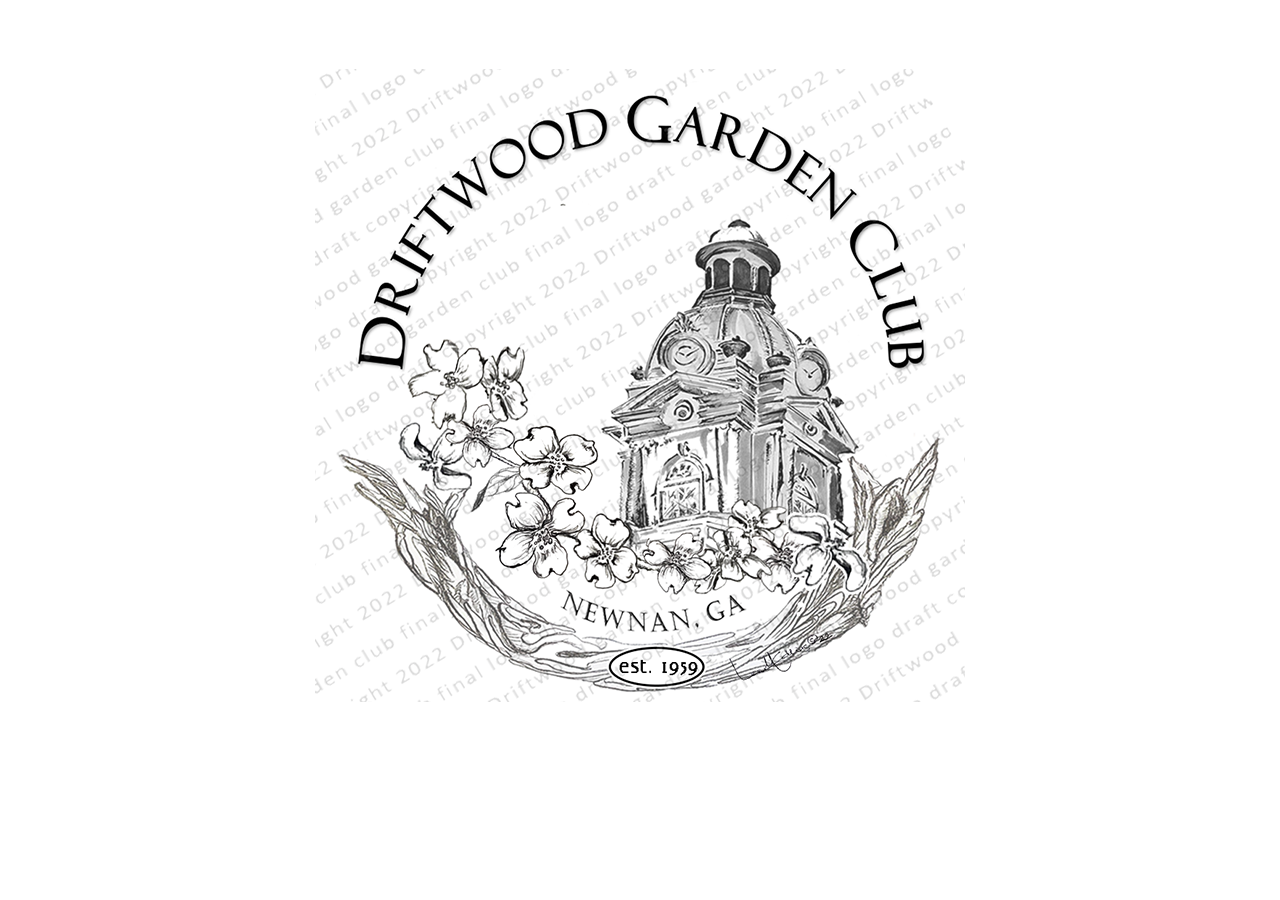
<file: index.html>
<!doctype html>
<html lang="en">
  <head>

    <!-- Global site tag (gtag.js) - Google Analytics -->
<script async src="https://www.googletagmanager.com/gtag/js?id=G-PQ1KEWQZZH"></script>
<script>
  window.dataLayer = window.dataLayer || [];
  function gtag(){dataLayer.push(arguments);}
  gtag('js', new Date());

  gtag('config', 'G-PQ1KEWQZZH');
</script>
    <!-- Required meta tags -->
    <meta charset="utf-8">
    <meta name="viewport" content="width=device-width, initial-scale=1">
    

    <!-- Bootstrap CSS -->
    <link href="https://cdn.jsdelivr.net/npm/bootstrap@5.0.0-beta2/dist/css/bootstrap.min.css" rel="stylesheet" integrity="sha384-BmbxuPwQa2lc/FVzBcNJ7UAyJxM6wuqIj61tLrc4wSX0szH/Ev+nYRRuWlolflfl" crossorigin="anonymous">

    <link rel="preconnect" href="https://fonts.gstatic.com">
    <link href="https://fonts.googleapis.com/css2?family=Montserrat:wght@300;400;500;600&family=Raleway&display=swap" rel="stylesheet">
    <link href="css/index.css" rel="stylesheet" type="text/css">
    <title>Driftwood Garden Club Logo Examples</title>
  </head>




  <body>
    

 <!--leave this out
   <div><p>&nbsp;</p></div>
      <div class="jumbotron">
        <h1 class="display-4">&nbsp;&nbsp;&nbsp;&nbsp; &nbsp;DRIFTWOOD GARDEN CLUB LOGO DRAFTS</h1>  
      </div>
      <hr>
    -->


    <!-- leave this image out
      <div="justify-content-md-center"><p>&nbsp;</p></div>
     
        <img src="images/dgcheader.png" width="600px" alt="Driftwood Garden Club logo drafts">
      
      <hr>


<p>&nbsp;</p><p>&nbsp;</p>

    -->

      

<!--leave this section out
    <div class="container">
      <div class="row">
        <div class="col">
          &nbsp;
        </div>
        <div class="col-md-auto">
          
    <div class="col">
      <div class="card" style="width:40rem;">
        <img src="images/mobiledtcurrent03032021.png" class="card-img-top" alt="image copyright 2021 contact Lee Collins for image use">
        <div class="card-body">
          <h5 class="card-title">Research</h5>
          <p class="card-text">Research for my portfolio began with a 120-day action plan, creating a moodboard, 
            updating my resum&eacute;, a personal style guide followed by creating home resume desktop page.
          </p>
          
        </div>
      </div>
    </div>
        </div>
        <div class="col">
          &nbsp;
        </div>
      </div>
    </div>
  -->


  <!--leave this section out for time being
  <div class="classcomments4">
    Click on the logo to which you would like to email changes.
    <p>If you have other requests, <a href="mailto:DriftwoodGClogo@outlook.com">Click Here</a> to email your suggestions.
      </p>
  </div>
-->


<!-- leave these spaces out
<p>&NonBreakingSpace;</p>
<p>&NonBreakingSpace;</p>
-->

<!--replacing this with pdf below
<table valign=”center” width="90%"> 
  <tr>
  <td width="20%">&nbsp;</td> <td>&nbsp;&nbsp;&nbsp;&nbsp;&nbsp;&nbsp;</td> <td>
    <a href="mailto:DriftwoodGClogo@outlook.com ?subject=DGC SITE DOWN - request">
     
<img src="images/UnderConstruction.png" class="card-img-top" alt="Driftwood Garden Club">
  </a>
<p>&nbsp;</p>
  </td>
  
  <td>&nbsp;&nbsp;&nbsp;&nbsp;;</td>
  

  </tr>
  </table>
-->

<table align="center" valign="center"> 
  <tr><td>&nbsp; &nbsp; &nbsp;</td></tr>
  <tr><td>&nbsp; &nbsp;
    <p></p>
  </td></tr>
  <tr>
  <td>
  
     
      <img src="images/Final09142022.png" class="card-img-top" alt="Driftwood Garden Club logo drafts">
      

  </td>
  </tr>
  </table>


<!--leave this image out
  <table align="center" valign="center"> 
    <tr><td>&nbsp; &nbsp; &nbsp;</td></tr>
    <tr>
    <td>
    
       
        <img src="images/Final4.png" class="card-img-top" alt="Driftwood Garden Club logo drafts">
        
  
    </td>
    </tr>
    </table>

    <table align="center" valign="center"> 
      <tr><td>&nbsp; &nbsp; &nbsp;</td></tr>
      <tr>
      <td>
      
         
          <img src="images/Final083022No1.png" class="card-img-top" alt="Driftwood Garden Club logo drafts">
          
    
      </td>
      </tr>
      </table>

    -->

    <!--Leave this table out

      <table align="center" valign="center"> 
        <tr><td>&nbsp; &nbsp; &nbsp;</td></tr>
        <tr>
        <td>
        
           
            <img src="images/Final083022No2.png" class="card-img-top" alt="Driftwood Garden Club logo drafts">
            
      
        </td>
        </tr>
        </table>

      -->

  <P>
  </P>

  <!-- leave the floral logo out
  <table align="center" valign="center"> 
    <tr><td>&nbsp; &nbsp; &nbsp;</td></tr>
    <tr>
    <td>
    
       
        <img src="images/FinalFlowers.png" class="card-img-top" alt="Driftwood Garden Club logo drafts">
        
  
    </td>
    </tr>
    </table>

  -->
<!-- leave this out for final under construction  page
  <table valign=”center” width="99%"> 
    <tr>
    <td>
      <a href="05032022review.html">
       
        <img src="images/hollymitchell.png" class="card-img-top" alt="Driftwood Garden Club logo drafts">
          </a>
  
    </td>
    </tr>
    </table>
  -->


  <p>&nbsp;</p>


  
<!--

  <table valign=”center” width="99%"> 
    <tr>
    <td>
      <a href="05032022review.html">
       
        <img src="images/dotref.png" alt="Driftwood Garden Club logo drafts">
          </a>
  
    </td>
    </tr>
    </table>

<p>&nbsp;</p>
<table valign=”center” width="99%"> 
  <tr>
  <td>
    <a href="index03262022.html">
     
      <img src="images/dotref.png" alt="Driftwood Garden Club logo drafts">
        </a>

  </td>
  </tr>
  </table>

-->  
    
    </div>
 



  </table>

 



  <p></p>
 

 


  

<!--leave this out
<div class="classcomments1">
This concludes the case study for Lee Collins
</div>
-->





  </body>

  <script src="https://cdn.jsdelivr.net/npm/@popperjs/core@2.6.0/dist/umd/popper.min.js" integrity="sha384-KsvD1yqQ1/1+IA7gi3P0tyJcT3vR+NdBTt13hSJ2lnve8agRGXTTyNaBYmCR/Nwi" crossorigin="anonymous"></script>
  <script src="https://cdn.jsdelivr.net/npm/bootstrap@5.0.0-beta2/dist/js/bootstrap.min.js" integrity="sha384-nsg8ua9HAw1y0W1btsyWgBklPnCUAFLuTMS2G72MMONqmOymq585AcH49TLBQObG" crossorigin="anonymous"></script>
  
</html>
</file>
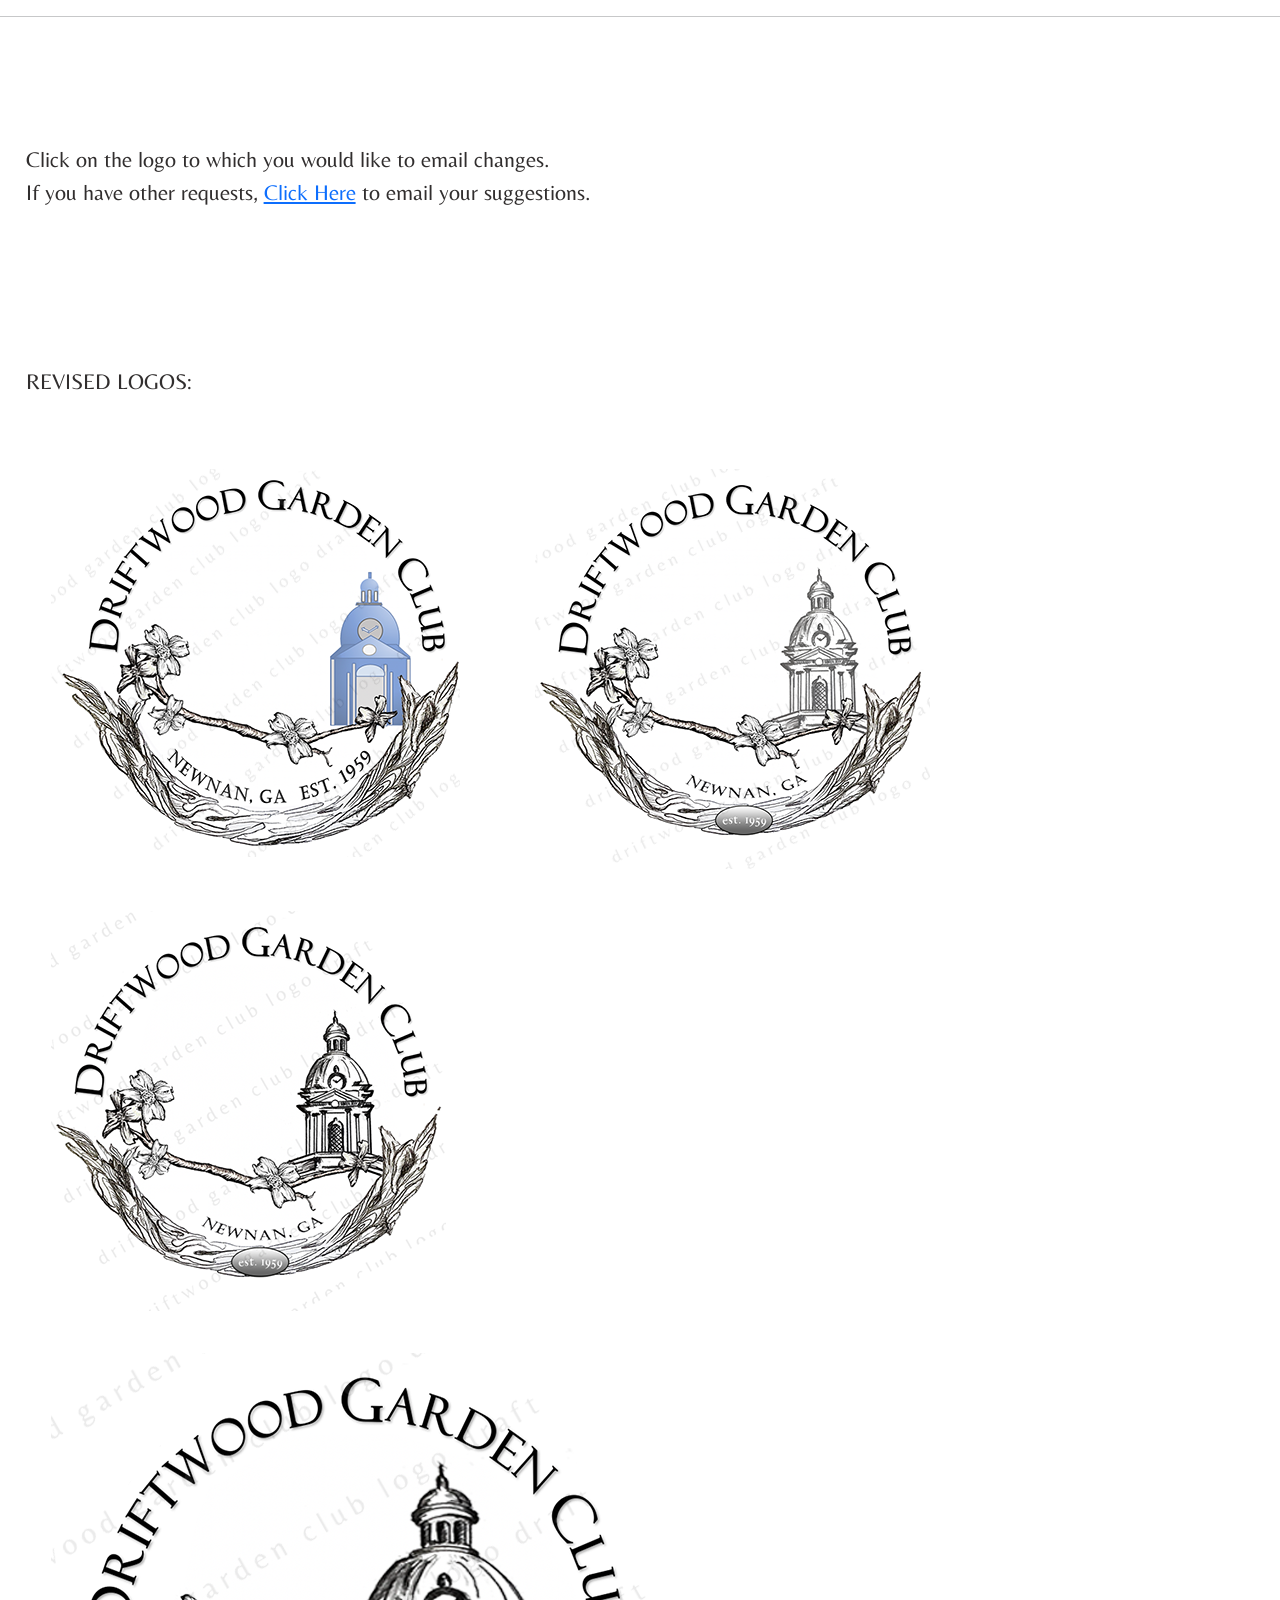
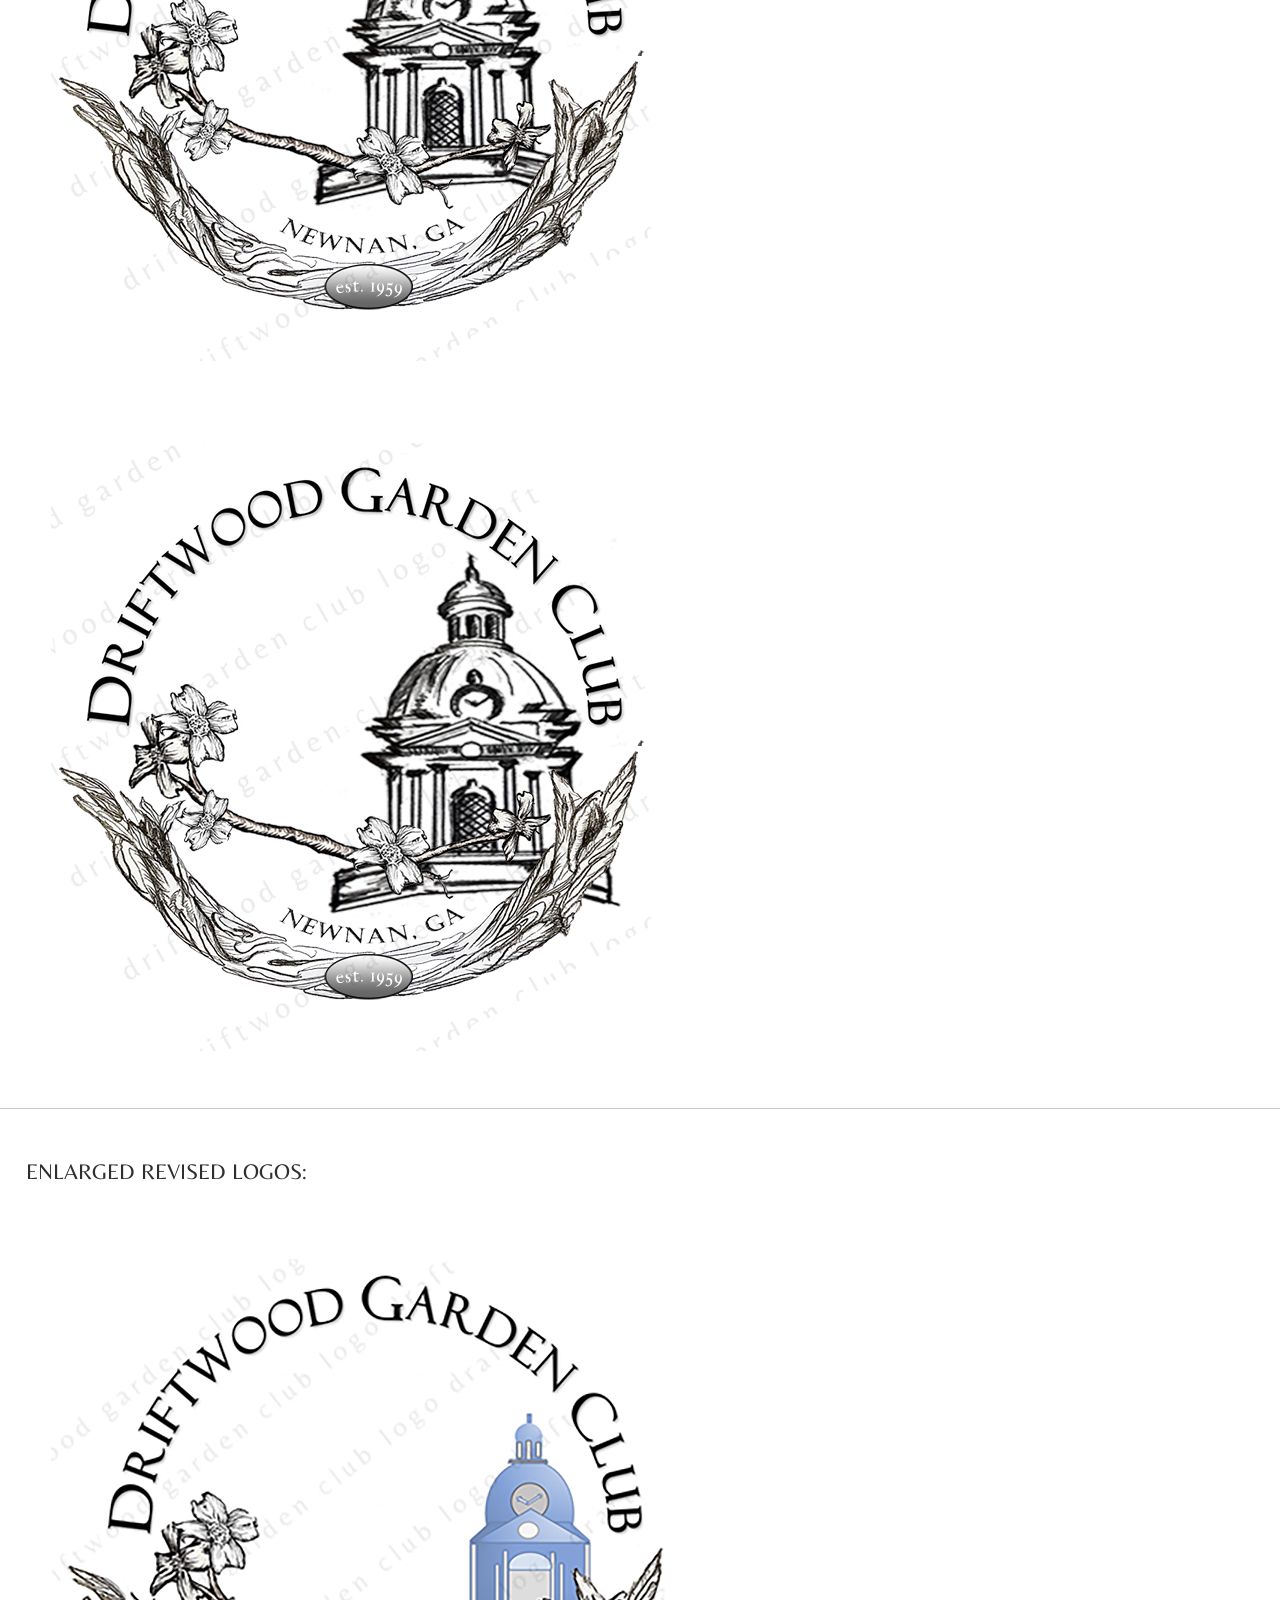
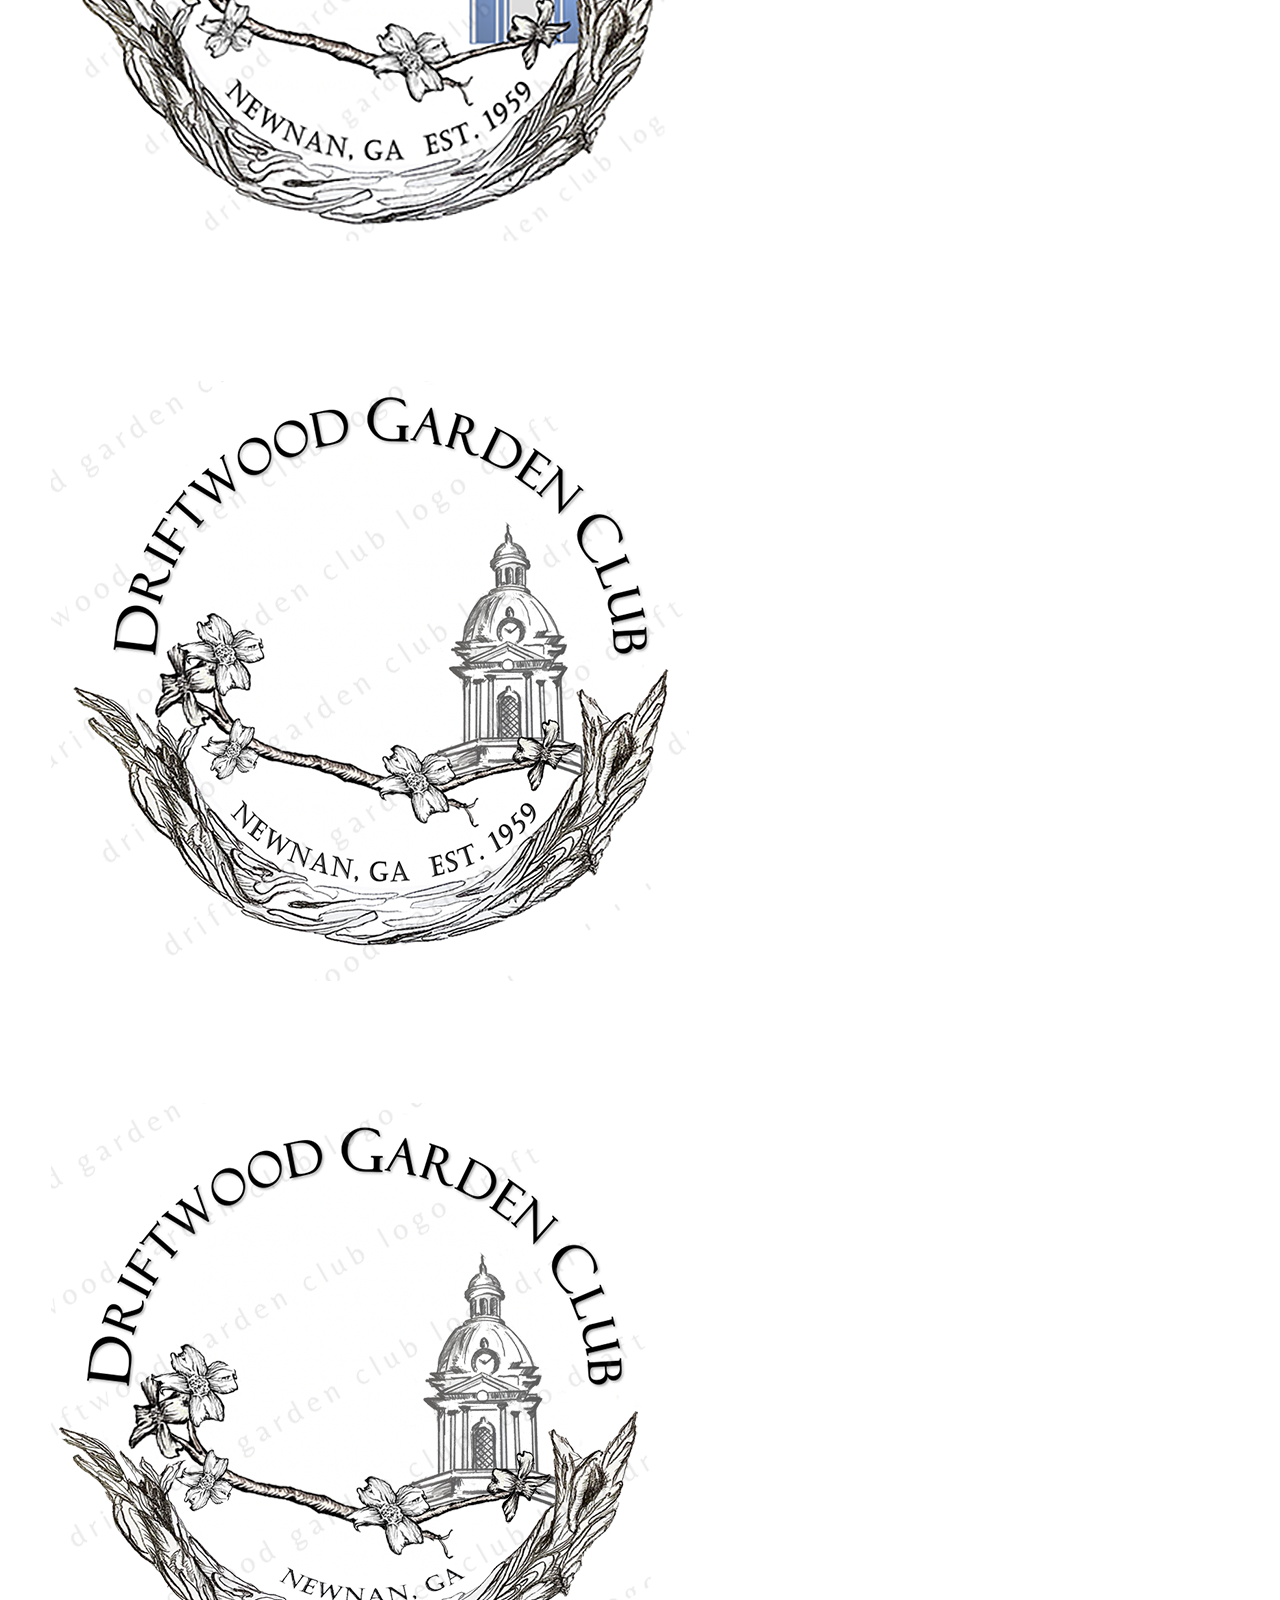
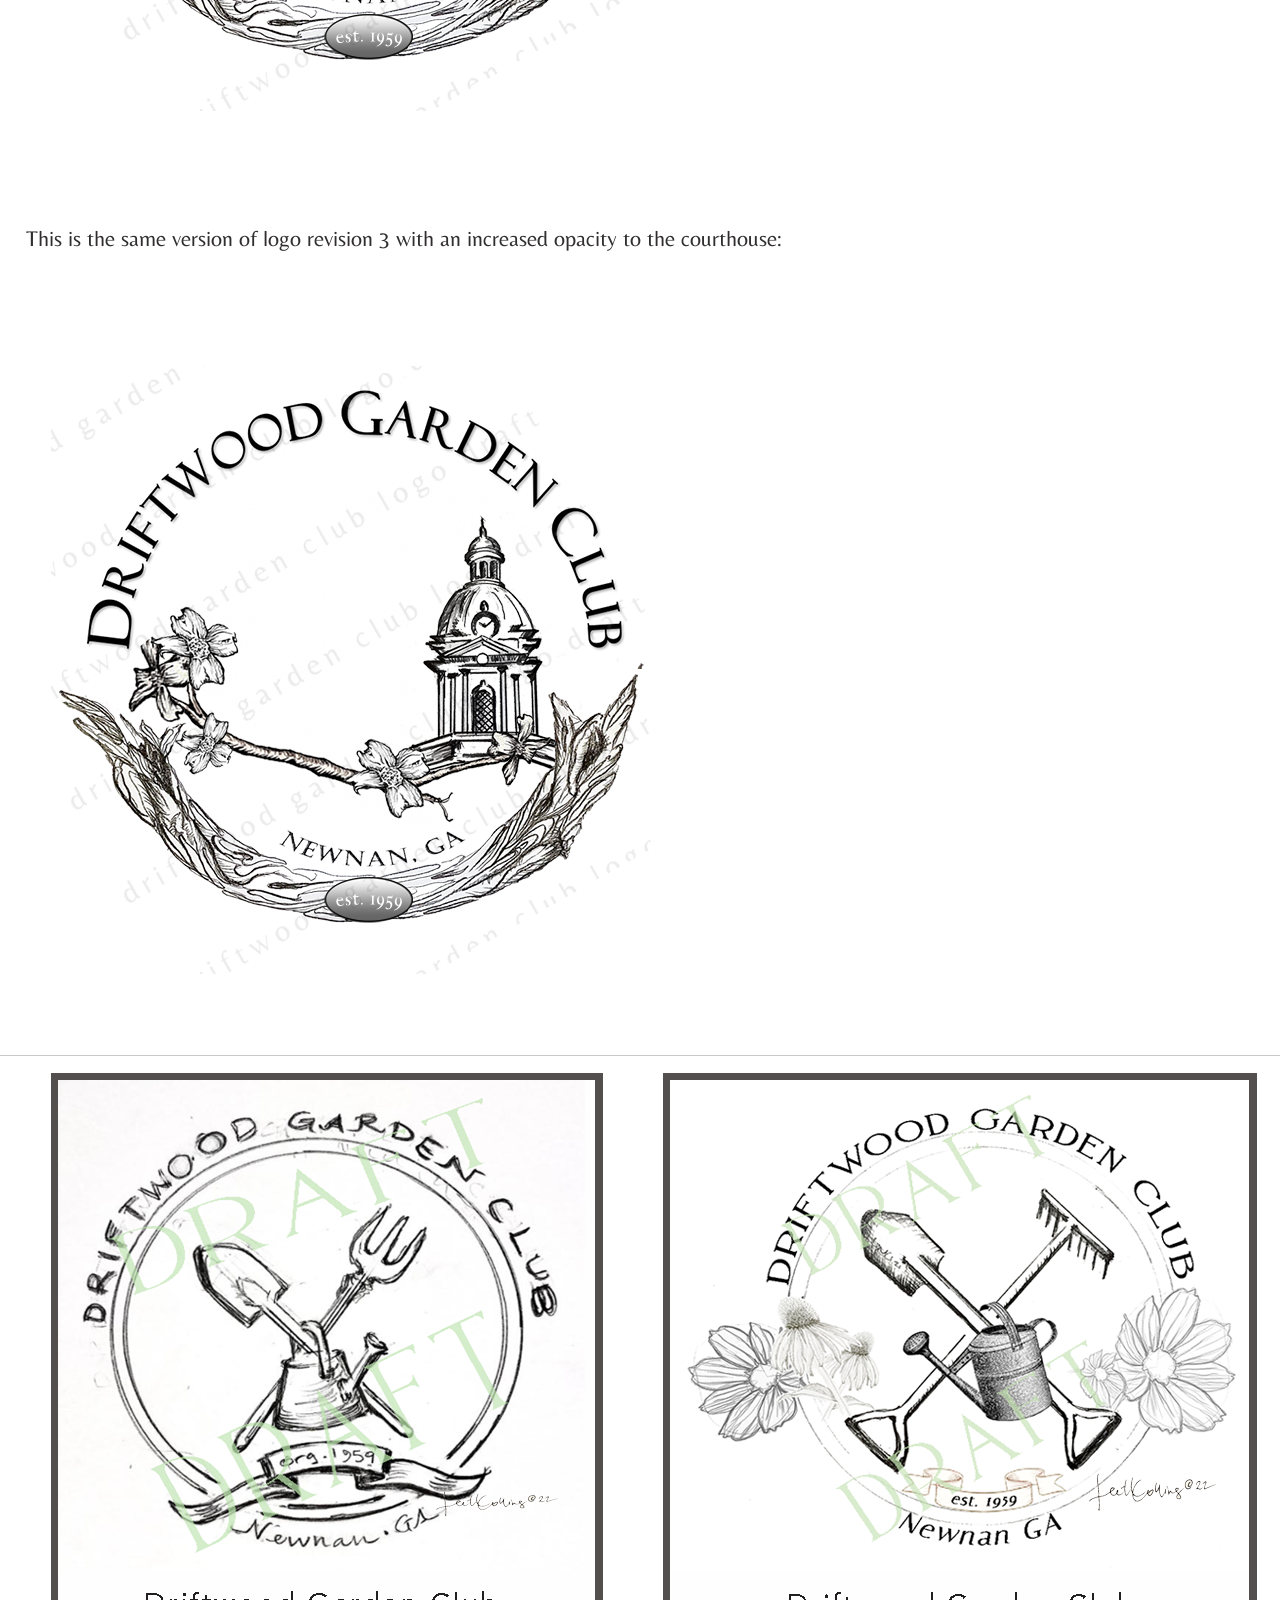
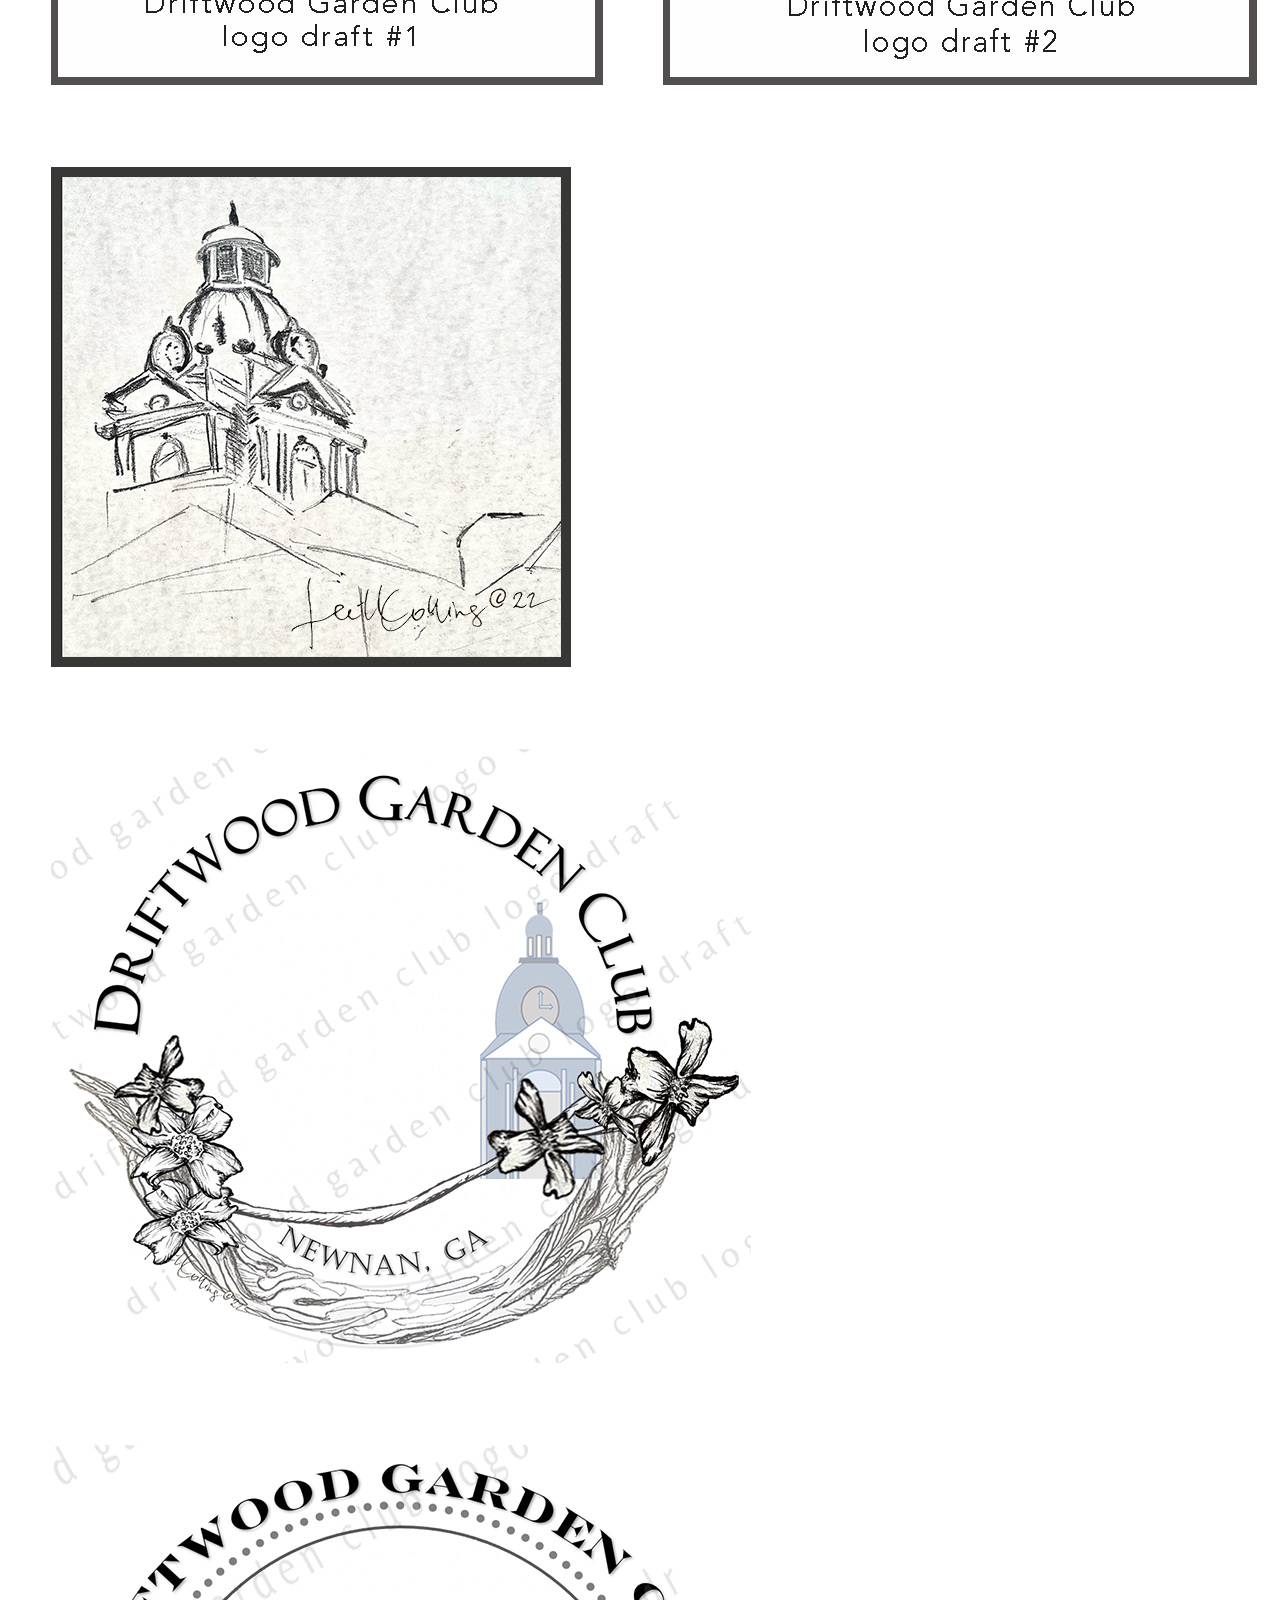
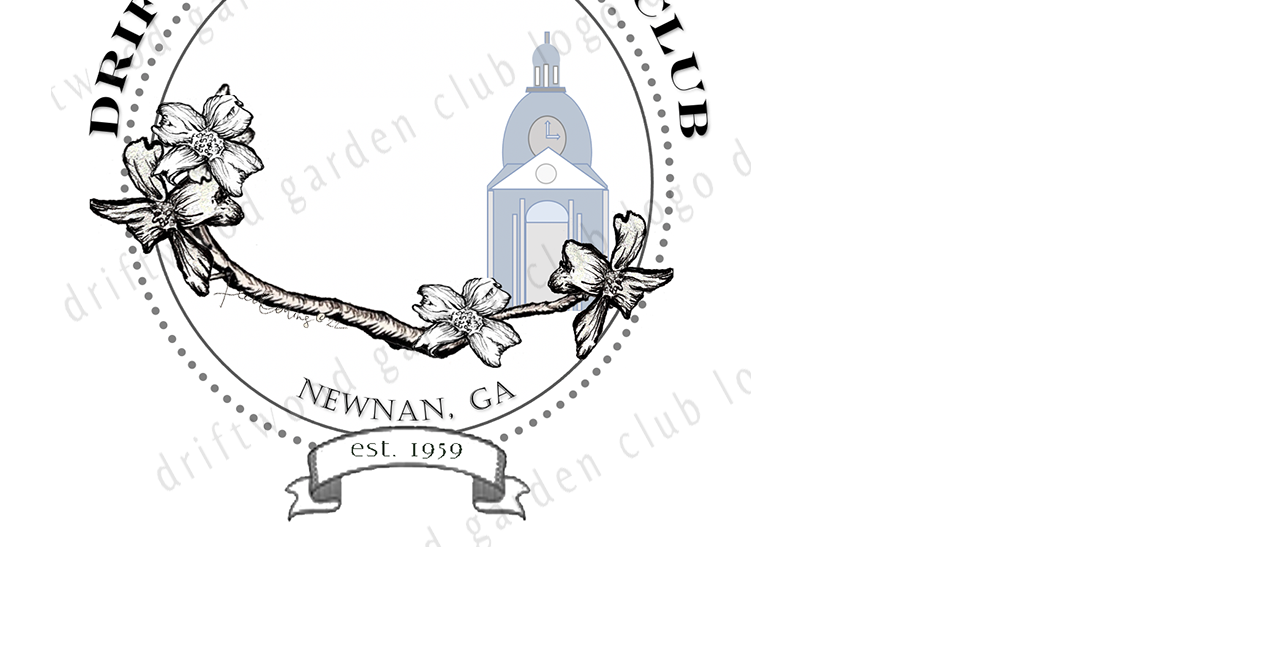
<file: 05032022review.html>
<!doctype html>
<html lang="en">
  <head>

    <!-- Global site tag (gtag.js) - Google Analytics -->
<script async src="https://www.googletagmanager.com/gtag/js?id=G-PQ1KEWQZZH"></script>
<script>
  window.dataLayer = window.dataLayer || [];
  function gtag(){dataLayer.push(arguments);}
  gtag('js', new Date());

  gtag('config', 'G-PQ1KEWQZZH');
</script>
 
<!-- Required meta tags -->
<meta charset="utf-8">
<meta name="viewport" content="width=device-width, initial-scale=1">


<!-- Bootstrap CSS -->
<link href="https://cdn.jsdelivr.net/npm/bootstrap@5.0.0-beta2/dist/css/bootstrap.min.css" rel="stylesheet" integrity="sha384-BmbxuPwQa2lc/FVzBcNJ7UAyJxM6wuqIj61tLrc4wSX0szH/Ev+nYRRuWlolflfl" crossorigin="anonymous">

<link rel="preconnect" href="https://fonts.gstatic.com">
<link href="https://fonts.googleapis.com/css2?family=Montserrat:wght@300;400;500;600&family=Raleway&display=swap" rel="stylesheet">
<link href="css/index.css" rel="stylesheet" type="text/css">
<title>Driftwood Garden Club Logo Examples</title>
</head>




<body>


<!--leave this out
<div><p>&nbsp;</p></div>
  <div class="jumbotron">
    <h1 class="display-4">&nbsp;&nbsp;&nbsp;&nbsp; &nbsp;DRIFTWOOD GARDEN CLUB LOGO DRAFTS</h1>  
  </div>
  <hr>
-->


<!--leave this out
  <div><p>&nbsp;</p></div>
 
    <img src="images/dgcheader.png" width="600px" alt="Driftwood Garden Club logo drafts">
-->
  <hr>


<p>&nbsp;</p><p>&nbsp;</p>


  

<!--leave this section out
<div class="container">
  <div class="row">
    <div class="col">
      &nbsp;
    </div>
    <div class="col-md-auto">
      
<div class="col">
  <div class="card" style="width:40rem;">
    <img src="images/mobiledtcurrent03032021.png" class="card-img-top" alt="image copyright 2021 contact Lee Collins for image use">
    <div class="card-body">
      <h5 class="card-title">Research</h5>
      <p class="card-text">Research for my portfolio began with a 120-day action plan, creating a moodboard, 
        updating my resum&eacute;, a personal style guide followed by creating home resume desktop page.
      </p>
      
    </div>
  </div>
</div>
    </div>
    <div class="col">
      &nbsp;
    </div>
  </div>
</div>
-->

<div class="classcomments4">
Click on the logo to which you would like to email changes.
<p>If you have other requests, <a href="mailto:DriftwoodGClogo@outlook.com">Click Here</a> to email your suggestions.
  </p>
</div>

<p>&NonBreakingSpace;</p>
<p>&NonBreakingSpace;</p>





<div class="classcomments4">
    REVISED LOGOS:
    </div>
  
<p>&nbsp;</p>
<table valign=”center”>
    <tr>
    <td width="50">&nbsp;</td>
    <td>
    <a href="mailto:DriftwoodGClogo@outlook.com ?subject=DGC revised logo No. 1 draft 05.03.2022">
    <img src="images/revision105032022.png" class="card-img-top" alt="Driftwood Garden Club logo draft copyright 2022">
    </a>
    <p>&nbsp;</p>
    </td>
    
    <td>&nbsp;&nbsp;&nbsp;&nbsp;&nbsp;&nbsp;&nbsp;&nbsp;&nbsp;&nbsp;&nbsp;&nbsp;&nbsp;&nbsp;</td>
    
    <td>
        <a href="mailto:DriftwoodGClogo@outlook.com ?subject=DGC revised logo No. 3 draft 05.03.2022">
            <img src="images/revision305032022.png" class="card-img-top" alt="Driftwood Garden Club logo draft copyright 2022">
        </a>
        <p>&nbsp;</p>
        </td>
    
    </tr>
    </table>
<table valign=”center”>
    <tr>
    <td width="50">&nbsp;</td>
    <td>
    <a href="mailto:DriftwoodGClogo@outlook.com ?subject=DGC revised logo No. 3 draft 05.03.2022 opacity change">
    <img src="images/revision305032022opacitychange.png" class="card-img-top" alt="Driftwood Garden Club logo draft copyright 2022">
    </a>
    <p>&nbsp;</p>
    </td>
    
    <td>&nbsp;&nbsp;&nbsp;&nbsp;&nbsp;&nbsp;&nbsp;&nbsp;&nbsp;&nbsp;&nbsp;&nbsp;&nbsp;&nbsp;</td>
    
    
    
    </tr>
    </table>



    <table valign=”center”>
        <tr>
        <td width="50">&nbsp;</td>
        <td>
        <a href="mailto:DriftwoodGClogo@outlook.com ?subject=DGC revised logo No. 3 draft 05.03.2022 opacity change">
        <img src="images/revisioncourthouselarge.png" class="card-img-top" alt="Driftwood Garden Club logo draft copyright 2022">
        </a>
        <p>&nbsp;</p>
        </td>
        
        <td>&nbsp;&nbsp;&nbsp;&nbsp;&nbsp;&nbsp;&nbsp;&nbsp;&nbsp;&nbsp;&nbsp;&nbsp;&nbsp;&nbsp;</td>
        
        
        
        </tr>
        </table>

        <p>&nbsp;</p>



    <table valign=”center”>
        <tr>
        <td width="50">&nbsp;</td>
        <td>
        <a href="mailto:DriftwoodGClogo@outlook.com ?subject=DGC revised logo No. 3 draft 05.03.2022 cthouse large 2">
        <img src="images/revisioncourthouselarge2.png" class="card-img-top" alt="Driftwood Garden Club logo draft copyright 2022">
        </a>
        <p>&nbsp;</p>
        </td>
        
        <td>&nbsp;&nbsp;&nbsp;&nbsp;&nbsp;&nbsp;&nbsp;&nbsp;&nbsp;&nbsp;&nbsp;&nbsp;&nbsp;&nbsp;</td>
        
        
        
        </tr>
        </table>
<hr>

<div class="classcomments4">
    ENLARGED REVISED LOGOS:
    </div>


<p>&nbsp;</p>
<table valign=”center”>
<tr>
<td width="50">&nbsp;</td>
<td>
<a href="mailto:DriftwoodGClogo@outlook.com ?subject=DGC revised logo No. 1 draft 05.03.2022">
<img src="images/revision105032022large.png" class="card-img-top" alt="Driftwood Garden Club logo draft copyright 2022">
</a>
<p>&nbsp;</p>
</td>

<td>&nbsp;&nbsp;&nbsp;&nbsp;&nbsp;&nbsp;&nbsp;&nbsp;&nbsp;&nbsp;&nbsp;&nbsp;&nbsp;&nbsp;</td>
</tr>
</table>

<p>&nbsp;</p>
<p>&nbsp;</p>
<table valign=”center”>
<tr>
<td width="50">&nbsp;</td>
<td>
<a href="mailto:DriftwoodGClogo@outlook.com ?subject=DGC revised logo No. 2 draft 05.03.2022">
<img src="images/revision205032022large.png" class="card-img-top" alt="Driftwood Garden Club logo draft copyright 2022">
</a>
<p>&nbsp;</p>
</td>

<td>&nbsp;&nbsp;&nbsp;&nbsp;&nbsp;&nbsp;&nbsp;&nbsp;&nbsp;&nbsp;&nbsp;&nbsp;&nbsp;&nbsp;</td>
</tr>
</table>


<p>&nbsp;</p>
<p>&nbsp;</p>
<table valign=”center”>
<tr>
<td width="50">&nbsp;</td>
<td>
<a href="mailto:DriftwoodGClogo@outlook.com ?subject=DGC revised logo No. 3 draft 05.03.2022">
<img src="images/revision305032022large.png" class="card-img-top" alt="Driftwood Garden Club logo draft copyright 2022">
</a>
<p>&nbsp;</p>
</td>

<td>&nbsp;&nbsp;&nbsp;&nbsp;&nbsp;&nbsp;&nbsp;&nbsp;&nbsp;&nbsp;&nbsp;&nbsp;&nbsp;&nbsp;</td>
</tr>
</table>

<p>&nbsp;</p>



<div class="classcomments4">
    This is the same version of logo revision 3 with an increased opacity to the courthouse:
    </div>
<p>&nbsp;</p>
<p>&nbsp;</p>
<table valign=”center”>
<tr>
<td width="50">&nbsp;</td>
<td>
<a href="mailto:DriftwoodGClogo@outlook.com ?subject=DGC revised logo No. 3 draft 05.03.2022 - opacity cgange">
<img src="images/revision305032022largeopacitychange.png" class="card-img-top" alt="Driftwood Garden Club logo draft copyright 2022">
</a>
<p>&nbsp;</p>
</td>

<td>&nbsp;&nbsp;&nbsp;&nbsp;&nbsp;&nbsp;&nbsp;&nbsp;&nbsp;&nbsp;&nbsp;&nbsp;&nbsp;&nbsp;</td>
</tr>
</table>

<p>&nbsp;</p>


<hr>

<table valign=”center”>
<tr>
<td width="50">&nbsp;</td>
<td>
<a href="mailto:DriftwoodGClogo@outlook.com ?subject=DGC logo draft 1">
<img src="images/dgcc12022.png" class="card-img-top" alt="Driftwood Garden Club logo draft 1. Copyright 2021. Ask permissions from Lee Collins before using or altering any art on this website">
</a>
<p>&nbsp;</p>
</td>

<td>&nbsp;&nbsp;&nbsp;&nbsp;&nbsp;&nbsp;&nbsp;&nbsp;&nbsp;&nbsp;&nbsp;&nbsp;&nbsp;&nbsp;</td>

<td valign=”right”>
<a href="mailto:DriftwoodGClogo@outlook.com ?subject=DGC logo draft 2">
<img src="images/dgci12022.png" class="card-img-top" alt="Driftwood Garden Club logo draft 2. Copyright 2021. Ask permissions from Lee Collins before using or altering any art on this website">
</a>  
<p>&nbsp;</p>
</td>
</tr>
</table>


<p>&nbsp;</p>




<table valign=”center”>
<tr>
<td width="50">&nbsp;</td>
<td>
<a href="mailto:DriftwoodGClogo@outlook.com ?subject=DGC Newnan Courthouse">
<img src="images/courthouse2.png" class="card-img-top" alt="Driftwood Garden Club logo drafts garden tools copyright 2022">
</a>
<p>&nbsp;</p>
</td>

<td>&nbsp;&nbsp;&nbsp;&nbsp;&nbsp;&nbsp;&nbsp;&nbsp;&nbsp;&nbsp;&nbsp;&nbsp;&nbsp;&nbsp;</td>



</tr>
</table>

<p>&nbsp;</p>
<table valign=”center”>
    <tr>
    <td width="50">&nbsp;</td>
    <td>
    <a href="mailto:DriftwoodGClogo@outlook.com ?subject=DGC logo draft 3.21.2022 with dogwood">
    <img src="images/dgclogo3212022dogwood.png" class="card-img-top" alt="Driftwood Garden Club logo drafts garden tools copyright 2022">
    </a>
    <p>&nbsp;</p>
    </td>
    
    <td>&nbsp;&nbsp;&nbsp;&nbsp;&nbsp;&nbsp;&nbsp;&nbsp;&nbsp;&nbsp;&nbsp;&nbsp;&nbsp;&nbsp;</td>
    
    
    
    </tr>
    </table>

<p>&nbsp;</p>
<table valign=”center”>
    <tr>
    <td width="50">&nbsp;</td>
    <td>
    <a href="mailto:DriftwoodGClogo@outlook.com ?subject=DGC logo draft 3.21.2022 with dogwood">
    <img src="images/dgclogo03212022dogwood4.png" class="card-img-top" alt="Driftwood Garden Club logo drafts garden tools copyright 2022">
    </a>
    <p>&nbsp;</p>
    </td>
    
    <td>&nbsp;&nbsp;&nbsp;&nbsp;&nbsp;&nbsp;&nbsp;&nbsp;&nbsp;&nbsp;&nbsp;&nbsp;&nbsp;&nbsp;</td>
    
    
    
    </tr>
    </table>












<!--leave this out
<div class="classcomments1">
This concludes the case study for Lee Collins
</div>
-->

<p>&nbsp;</p>
<p>&nbsp;</p>




</body>

<script src="https://cdn.jsdelivr.net/npm/@popperjs/core@2.6.0/dist/umd/popper.min.js" integrity="sha384-KsvD1yqQ1/1+IA7gi3P0tyJcT3vR+NdBTt13hSJ2lnve8agRGXTTyNaBYmCR/Nwi" crossorigin="anonymous"></script>
<script src="https://cdn.jsdelivr.net/npm/bootstrap@5.0.0-beta2/dist/js/bootstrap.min.js" integrity="sha384-nsg8ua9HAw1y0W1btsyWgBklPnCUAFLuTMS2G72MMONqmOymq585AcH49TLBQObG" crossorigin="anonymous"></script>

</html>
</file>
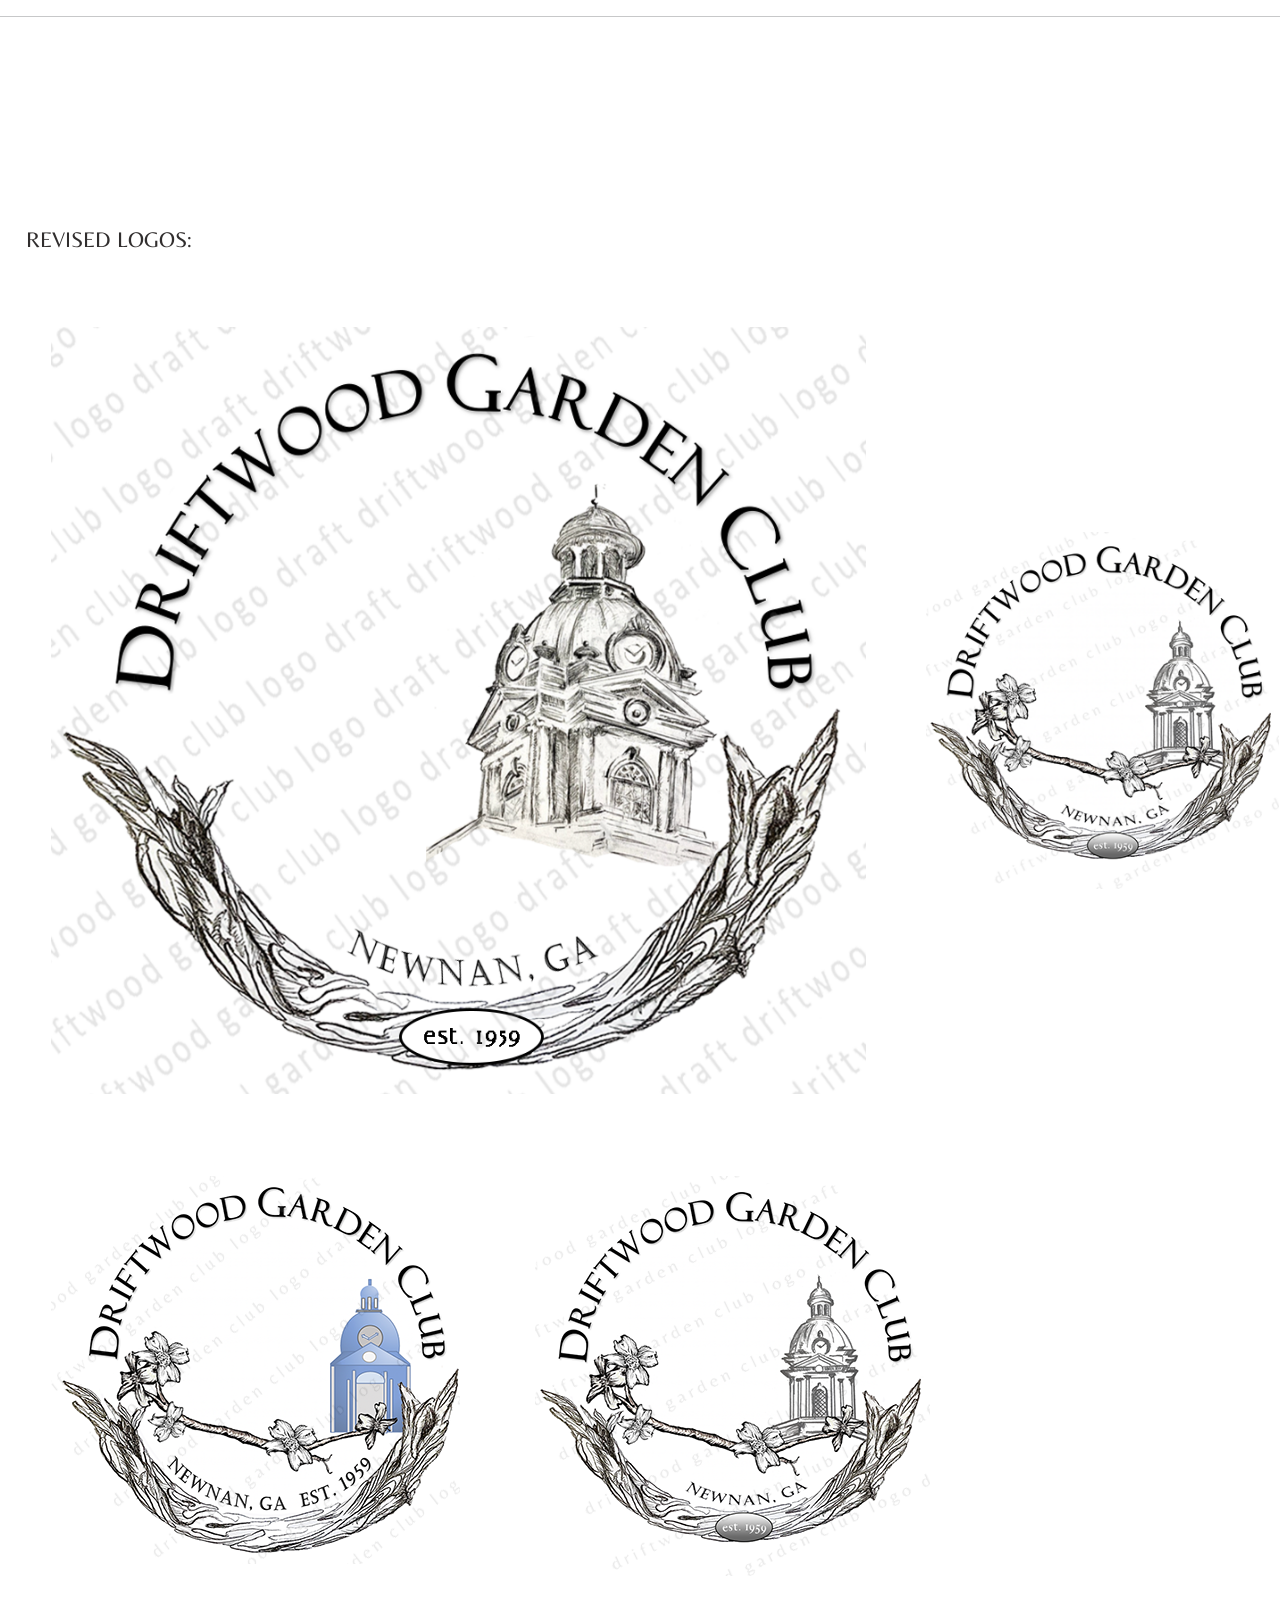
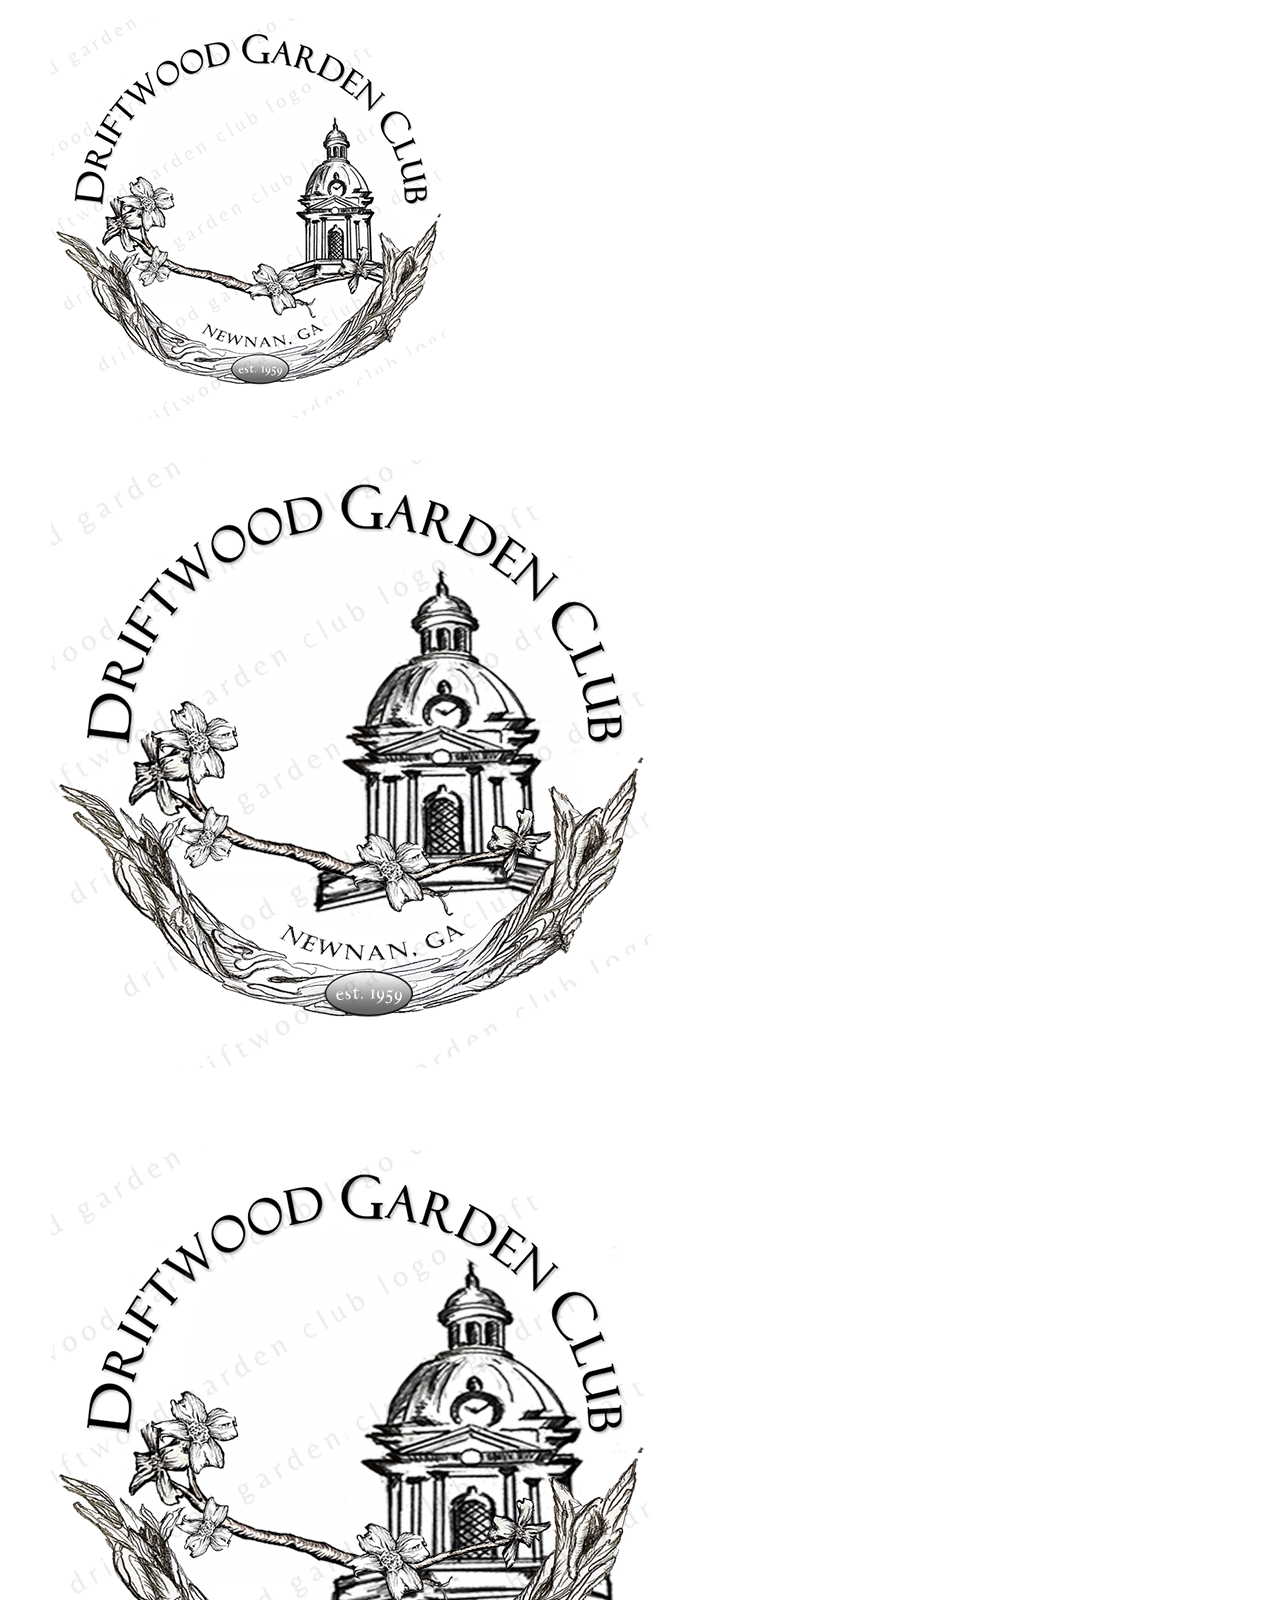
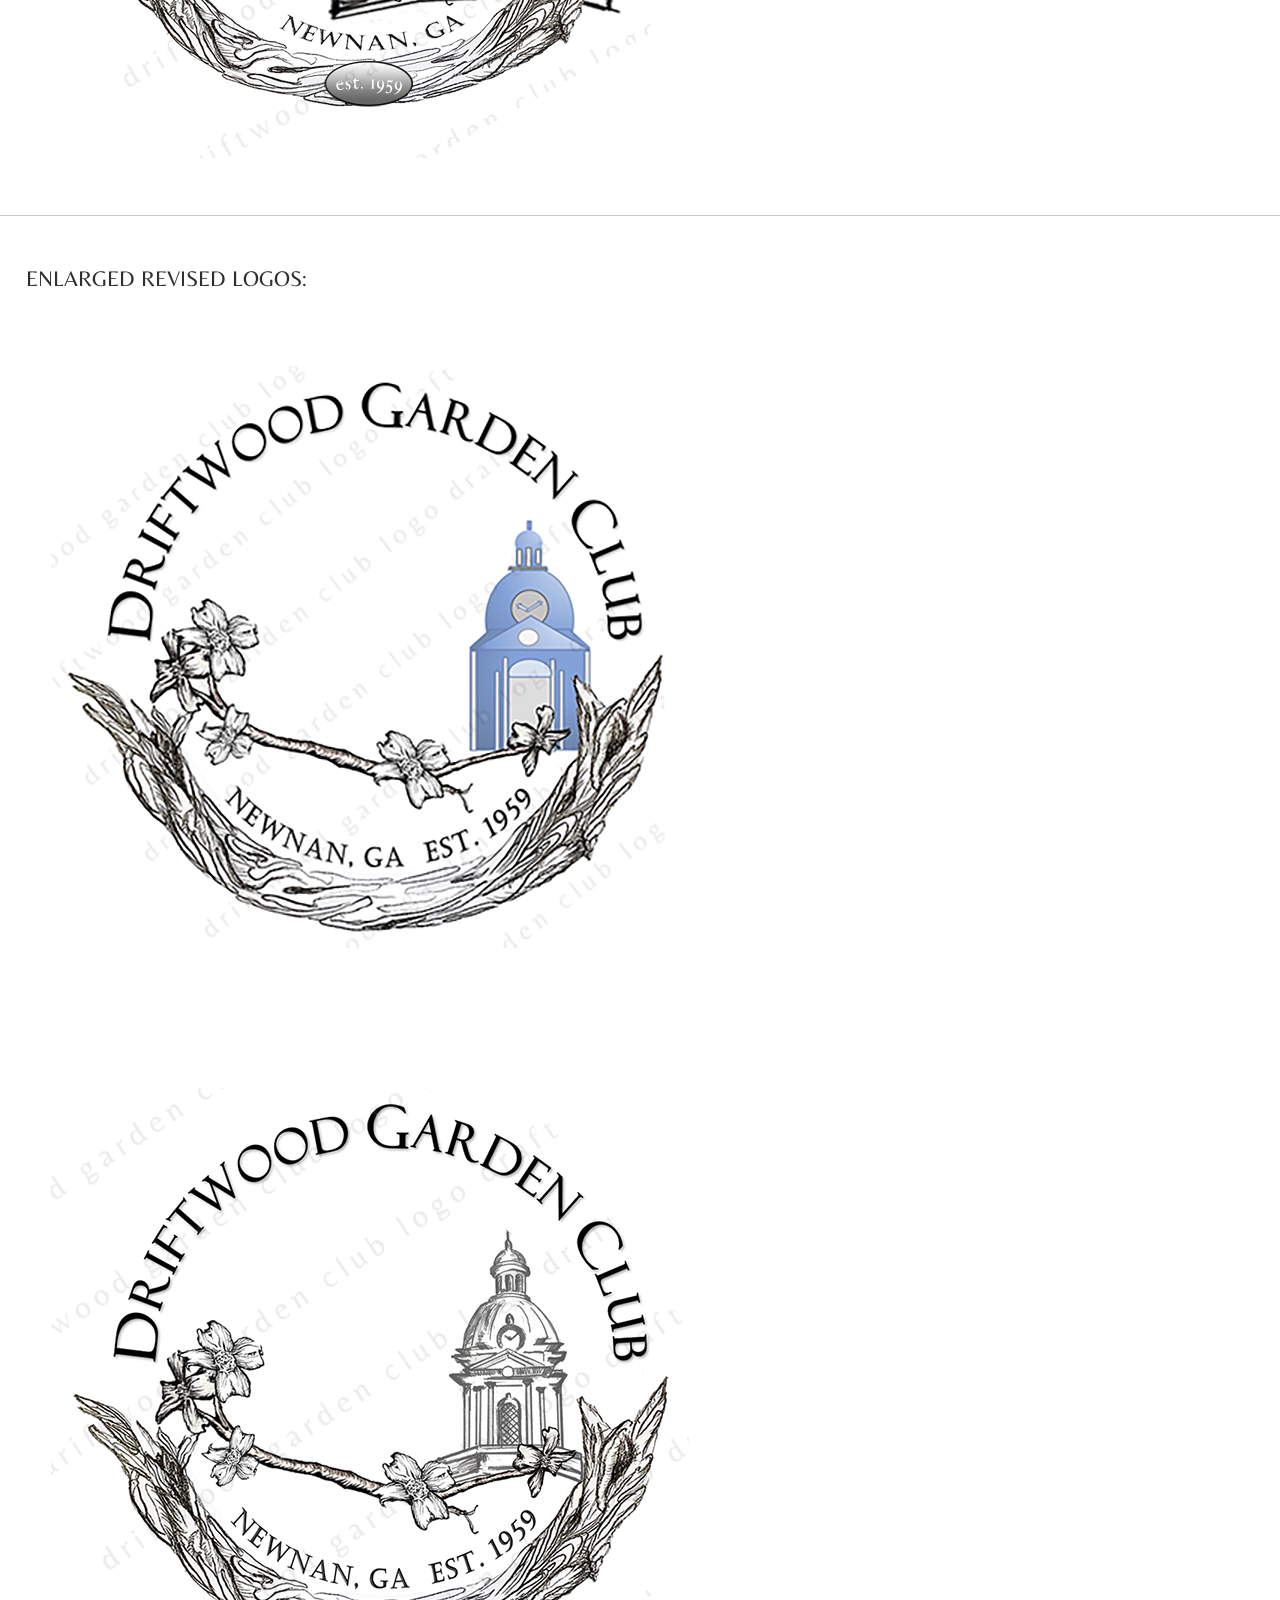
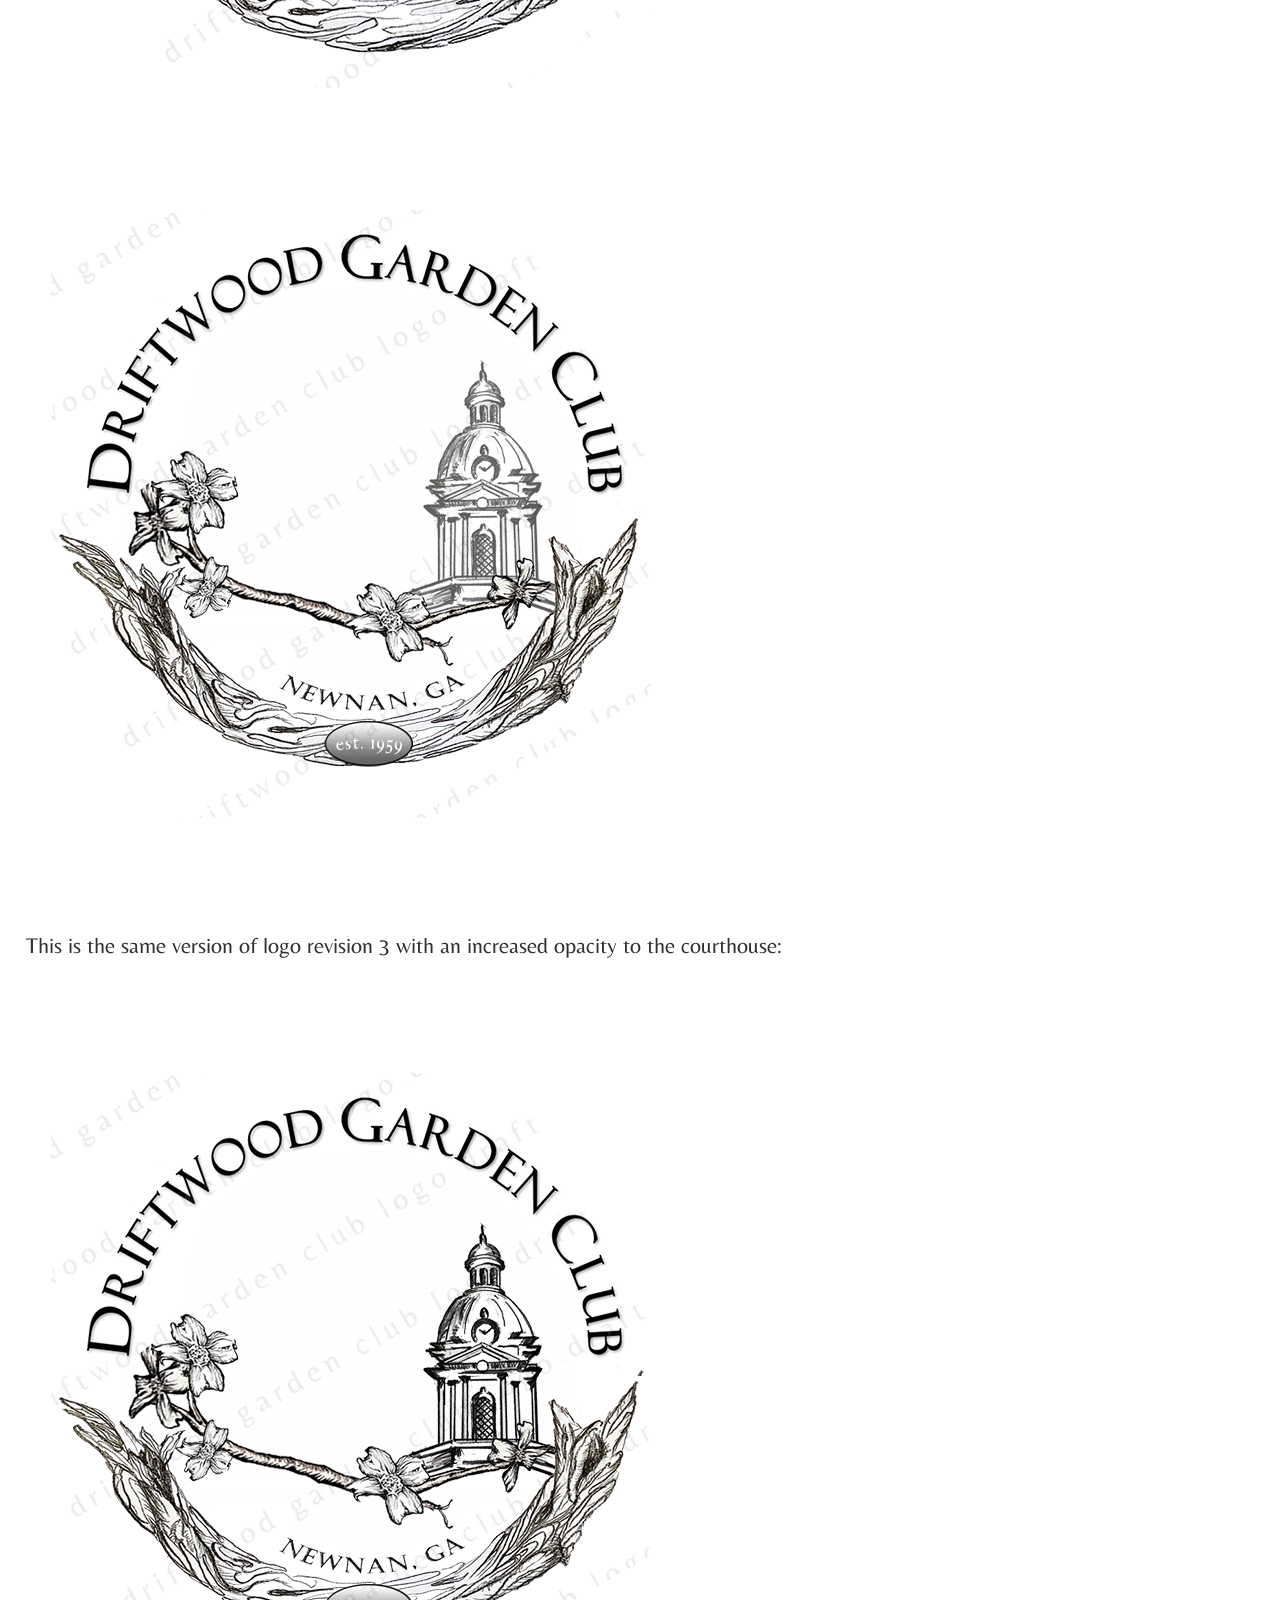
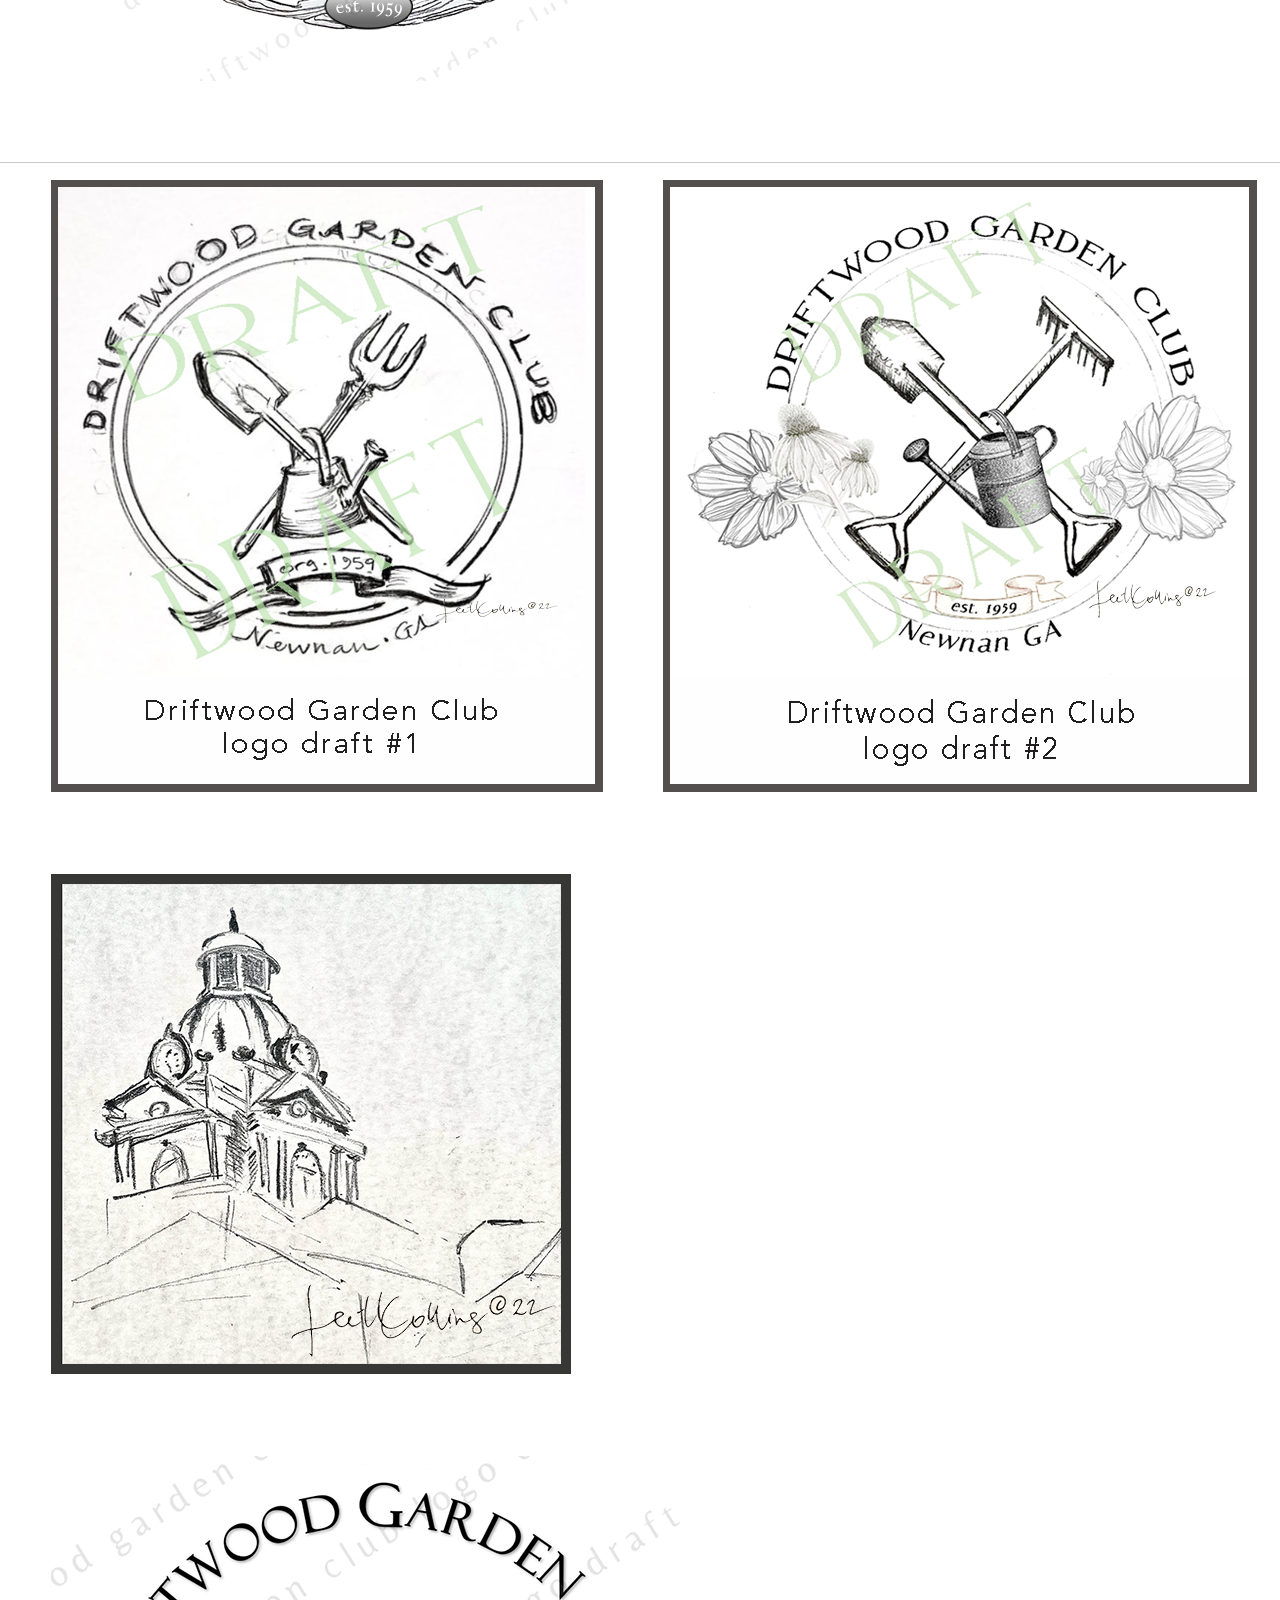
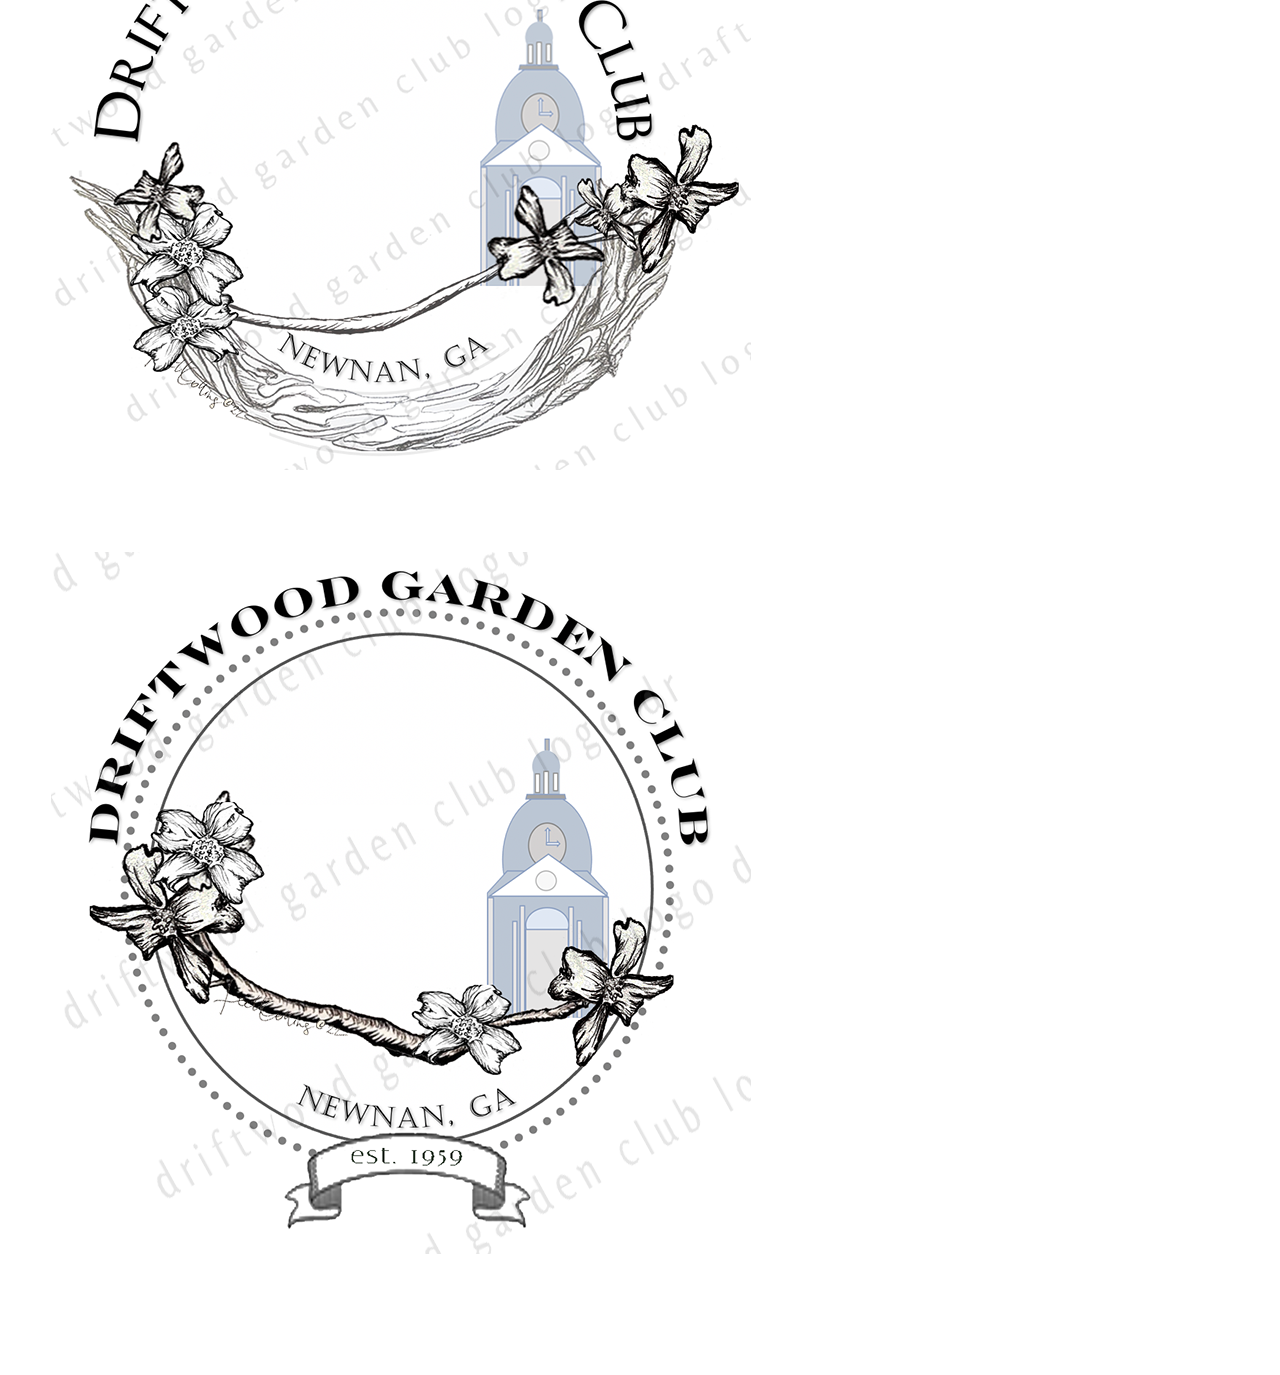
<file: 08212022review.html>
<!doctype html>
<html lang="en">
  <head>

    <!-- Global site tag (gtag.js) - Google Analytics -->
<script async src="https://www.googletagmanager.com/gtag/js?id=G-PQ1KEWQZZH"></script>
<script>
  window.dataLayer = window.dataLayer || [];
  function gtag(){dataLayer.push(arguments);}
  gtag('js', new Date());

  gtag('config', 'G-PQ1KEWQZZH');
</script>
 
<!-- Required meta tags -->
<meta charset="utf-8">
<meta name="viewport" content="width=device-width, initial-scale=1">


<!-- Bootstrap CSS -->
<link href="https://cdn.jsdelivr.net/npm/bootstrap@5.0.0-beta2/dist/css/bootstrap.min.css" rel="stylesheet" integrity="sha384-BmbxuPwQa2lc/FVzBcNJ7UAyJxM6wuqIj61tLrc4wSX0szH/Ev+nYRRuWlolflfl" crossorigin="anonymous">

<link rel="preconnect" href="https://fonts.gstatic.com">
<link href="https://fonts.googleapis.com/css2?family=Montserrat:wght@300;400;500;600&family=Raleway&display=swap" rel="stylesheet">
<link href="css/index.css" rel="stylesheet" type="text/css">
<title>Driftwood Garden Club Logo Examples</title>
</head>




<body>


<!--leave this out
<div><p>&nbsp;</p></div>
  <div class="jumbotron">
    <h1 class="display-4">&nbsp;&nbsp;&nbsp;&nbsp; &nbsp;DRIFTWOOD GARDEN CLUB LOGO DRAFTS</h1>  
  </div>
  <hr>
-->


<!--leave this out
  <div><p>&nbsp;</p></div>
 
    <img src="images/dgcheader.png" width="600px" alt="Driftwood Garden Club logo drafts">
-->
  <hr>


<p>&nbsp;</p><p>&nbsp;</p>


  

<!--leave this section out
<div class="container">
  <div class="row">
    <div class="col">
      &nbsp;
    </div>
    <div class="col-md-auto">
      
<div class="col">
  <div class="card" style="width:40rem;">
    <img src="images/mobiledtcurrent03032021.png" class="card-img-top" alt="image copyright 2021 contact Lee Collins for image use">
    <div class="card-body">
      <h5 class="card-title">Research</h5>
      <p class="card-text">Research for my portfolio began with a 120-day action plan, creating a moodboard, 
        updating my resum&eacute;, a personal style guide followed by creating home resume desktop page.
      </p>
      
    </div>
  </div>
</div>
    </div>
    <div class="col">
      &nbsp;
    </div>
  </div>
</div>
-->


<!--leave this section out
<div class="classcomments4">
Click on the logo to which you would like to email changes.
<p>If you have other requests, <a href="mailto:DriftwoodGClogo@outlook.com">Click Here</a> to email your suggestions.
  </p>
</div>
-->
<p>&NonBreakingSpace;</p>
<p>&NonBreakingSpace;</p>





<div class="classcomments4">
    REVISED LOGOS:
    </div>
  

    <p>&nbsp;</p>
<table valign=”center”>
    <tr>
    <td width="50">&nbsp;</td>
    <td>
    
    <img src="images/revision108212022.png" class="card-img-top" alt="Driftwood Garden Club logo draft copyright 2022">
    
    <p>&nbsp;</p>
    </td>
    
    <td>&nbsp;&nbsp;&nbsp;&nbsp;&nbsp;&nbsp;&nbsp;&nbsp;&nbsp;&nbsp;&nbsp;&nbsp;&nbsp;&nbsp;</td>
    
    <td>
       
            <img src="images/revision305032022.png" class="card-img-top" alt="Driftwood Garden Club logo draft copyright 2022">
        
        <p>&nbsp;</p>
        </td>
    
    </tr>
    </table>


<p>&nbsp;</p>
<table valign=”center”>
    <tr>
    <td width="50">&nbsp;</td>
    <td>
    <a href="mailto:DriftwoodGClogo@outlook.com ?subject=DGC revised logo No. 1 draft 05.03.2022">
    <img src="images/revision105032022.png" class="card-img-top" alt="Driftwood Garden Club logo draft copyright 2022">
    </a>
    <p>&nbsp;</p>
    </td>
    
    <td>&nbsp;&nbsp;&nbsp;&nbsp;&nbsp;&nbsp;&nbsp;&nbsp;&nbsp;&nbsp;&nbsp;&nbsp;&nbsp;&nbsp;</td>
    
    <td>
        <a href="mailto:DriftwoodGClogo@outlook.com ?subject=DGC revised logo No. 3 draft 05.03.2022">
            <img src="images/revision305032022.png" class="card-img-top" alt="Driftwood Garden Club logo draft copyright 2022">
        </a>
        <p>&nbsp;</p>
        </td>
    
    </tr>
    </table>
<table valign=”center”>
    <tr>
    <td width="50">&nbsp;</td>
    <td>
    <a href="mailto:DriftwoodGClogo@outlook.com ?subject=DGC revised logo No. 3 draft 05.03.2022 opacity change">
    <img src="images/revision305032022opacitychange.png" class="card-img-top" alt="Driftwood Garden Club logo draft copyright 2022">
    </a>
    <p>&nbsp;</p>
    </td>
    
    <td>&nbsp;&nbsp;&nbsp;&nbsp;&nbsp;&nbsp;&nbsp;&nbsp;&nbsp;&nbsp;&nbsp;&nbsp;&nbsp;&nbsp;</td>
    
    
    
    </tr>
    </table>



    <table valign=”center”>
        <tr>
        <td width="50">&nbsp;</td>
        <td>
        <a href="mailto:DriftwoodGClogo@outlook.com ?subject=DGC revised logo No. 3 draft 05.03.2022 opacity change">
        <img src="images/revisioncourthouselarge.png" class="card-img-top" alt="Driftwood Garden Club logo draft copyright 2022">
        </a>
        <p>&nbsp;</p>
        </td>
        
        <td>&nbsp;&nbsp;&nbsp;&nbsp;&nbsp;&nbsp;&nbsp;&nbsp;&nbsp;&nbsp;&nbsp;&nbsp;&nbsp;&nbsp;</td>
        
        
        
        </tr>
        </table>

        <p>&nbsp;</p>



    <table valign=”center”>
        <tr>
        <td width="50">&nbsp;</td>
        <td>
        <a href="mailto:DriftwoodGClogo@outlook.com ?subject=DGC revised logo No. 3 draft 05.03.2022 cthouse large 2">
        <img src="images/revisioncourthouselarge2.png" class="card-img-top" alt="Driftwood Garden Club logo draft copyright 2022">
        </a>
        <p>&nbsp;</p>
        </td>
        
        <td>&nbsp;&nbsp;&nbsp;&nbsp;&nbsp;&nbsp;&nbsp;&nbsp;&nbsp;&nbsp;&nbsp;&nbsp;&nbsp;&nbsp;</td>
        
        
        
        </tr>
        </table>
<hr>

<div class="classcomments4">
    ENLARGED REVISED LOGOS:
    </div>


<p>&nbsp;</p>
<table valign=”center”>
<tr>
<td width="50">&nbsp;</td>
<td>
<a href="mailto:DriftwoodGClogo@outlook.com ?subject=DGC revised logo No. 1 draft 05.03.2022">
<img src="images/revision105032022large.png" class="card-img-top" alt="Driftwood Garden Club logo draft copyright 2022">
</a>
<p>&nbsp;</p>
</td>

<td>&nbsp;&nbsp;&nbsp;&nbsp;&nbsp;&nbsp;&nbsp;&nbsp;&nbsp;&nbsp;&nbsp;&nbsp;&nbsp;&nbsp;</td>
</tr>
</table>

<p>&nbsp;</p>
<p>&nbsp;</p>
<table valign=”center”>
<tr>
<td width="50">&nbsp;</td>
<td>
<a href="mailto:DriftwoodGClogo@outlook.com ?subject=DGC revised logo No. 2 draft 05.03.2022">
<img src="images/revision205032022large.png" class="card-img-top" alt="Driftwood Garden Club logo draft copyright 2022">
</a>
<p>&nbsp;</p>
</td>

<td>&nbsp;&nbsp;&nbsp;&nbsp;&nbsp;&nbsp;&nbsp;&nbsp;&nbsp;&nbsp;&nbsp;&nbsp;&nbsp;&nbsp;</td>
</tr>
</table>


<p>&nbsp;</p>
<p>&nbsp;</p>
<table valign=”center”>
<tr>
<td width="50">&nbsp;</td>
<td>
<a href="mailto:DriftwoodGClogo@outlook.com ?subject=DGC revised logo No. 3 draft 05.03.2022">
<img src="images/revision305032022large.png" class="card-img-top" alt="Driftwood Garden Club logo draft copyright 2022">
</a>
<p>&nbsp;</p>
</td>

<td>&nbsp;&nbsp;&nbsp;&nbsp;&nbsp;&nbsp;&nbsp;&nbsp;&nbsp;&nbsp;&nbsp;&nbsp;&nbsp;&nbsp;</td>
</tr>
</table>

<p>&nbsp;</p>



<div class="classcomments4">
    This is the same version of logo revision 3 with an increased opacity to the courthouse:
    </div>
<p>&nbsp;</p>
<p>&nbsp;</p>
<table valign=”center”>
<tr>
<td width="50">&nbsp;</td>
<td>
<a href="mailto:DriftwoodGClogo@outlook.com ?subject=DGC revised logo No. 3 draft 05.03.2022 - opacity cgange">
<img src="images/revision305032022largeopacitychange.png" class="card-img-top" alt="Driftwood Garden Club logo draft copyright 2022">
</a>
<p>&nbsp;</p>
</td>

<td>&nbsp;&nbsp;&nbsp;&nbsp;&nbsp;&nbsp;&nbsp;&nbsp;&nbsp;&nbsp;&nbsp;&nbsp;&nbsp;&nbsp;</td>
</tr>
</table>

<p>&nbsp;</p>


<hr>

<table valign=”center”>
<tr>
<td width="50">&nbsp;</td>
<td>
<a href="mailto:DriftwoodGClogo@outlook.com ?subject=DGC logo draft 1">
<img src="images/dgcc12022.png" class="card-img-top" alt="Driftwood Garden Club logo draft 1. Copyright 2021. Ask permissions from Lee Collins before using or altering any art on this website">
</a>
<p>&nbsp;</p>
</td>

<td>&nbsp;&nbsp;&nbsp;&nbsp;&nbsp;&nbsp;&nbsp;&nbsp;&nbsp;&nbsp;&nbsp;&nbsp;&nbsp;&nbsp;</td>

<td valign=”right”>
<a href="mailto:DriftwoodGClogo@outlook.com ?subject=DGC logo draft 2">
<img src="images/dgci12022.png" class="card-img-top" alt="Driftwood Garden Club logo draft 2. Copyright 2021. Ask permissions from Lee Collins before using or altering any art on this website">
</a>  
<p>&nbsp;</p>
</td>
</tr>
</table>


<p>&nbsp;</p>




<table valign=”center”>
<tr>
<td width="50">&nbsp;</td>
<td>
<a href="mailto:DriftwoodGClogo@outlook.com ?subject=DGC Newnan Courthouse">
<img src="images/courthouse2.png" class="card-img-top" alt="Driftwood Garden Club logo drafts garden tools copyright 2022">
</a>
<p>&nbsp;</p>
</td>

<td>&nbsp;&nbsp;&nbsp;&nbsp;&nbsp;&nbsp;&nbsp;&nbsp;&nbsp;&nbsp;&nbsp;&nbsp;&nbsp;&nbsp;</td>



</tr>
</table>

<p>&nbsp;</p>
<table valign=”center”>
    <tr>
    <td width="50">&nbsp;</td>
    <td>
    <a href="mailto:DriftwoodGClogo@outlook.com ?subject=DGC logo draft 3.21.2022 with dogwood">
    <img src="images/dgclogo3212022dogwood.png" class="card-img-top" alt="Driftwood Garden Club logo drafts garden tools copyright 2022">
    </a>
    <p>&nbsp;</p>
    </td>
    
    <td>&nbsp;&nbsp;&nbsp;&nbsp;&nbsp;&nbsp;&nbsp;&nbsp;&nbsp;&nbsp;&nbsp;&nbsp;&nbsp;&nbsp;</td>
    
    
    
    </tr>
    </table>

<p>&nbsp;</p>
<table valign=”center”>
    <tr>
    <td width="50">&nbsp;</td>
    <td>
    <a href="mailto:DriftwoodGClogo@outlook.com ?subject=DGC logo draft 3.21.2022 with dogwood">
    <img src="images/dgclogo03212022dogwood4.png" class="card-img-top" alt="Driftwood Garden Club logo drafts garden tools copyright 2022">
    </a>
    <p>&nbsp;</p>
    </td>
    
    <td>&nbsp;&nbsp;&nbsp;&nbsp;&nbsp;&nbsp;&nbsp;&nbsp;&nbsp;&nbsp;&nbsp;&nbsp;&nbsp;&nbsp;</td>
    
    
    
    </tr>
    </table>












<!--leave this out
<div class="classcomments1">
This concludes the case study for Lee Collins
</div>
-->

<p>&nbsp;</p>
<p>&nbsp;</p>




</body>

<script src="https://cdn.jsdelivr.net/npm/@popperjs/core@2.6.0/dist/umd/popper.min.js" integrity="sha384-KsvD1yqQ1/1+IA7gi3P0tyJcT3vR+NdBTt13hSJ2lnve8agRGXTTyNaBYmCR/Nwi" crossorigin="anonymous"></script>
<script src="https://cdn.jsdelivr.net/npm/bootstrap@5.0.0-beta2/dist/js/bootstrap.min.js" integrity="sha384-nsg8ua9HAw1y0W1btsyWgBklPnCUAFLuTMS2G72MMONqmOymq585AcH49TLBQObG" crossorigin="anonymous"></script>

</html>
</file>
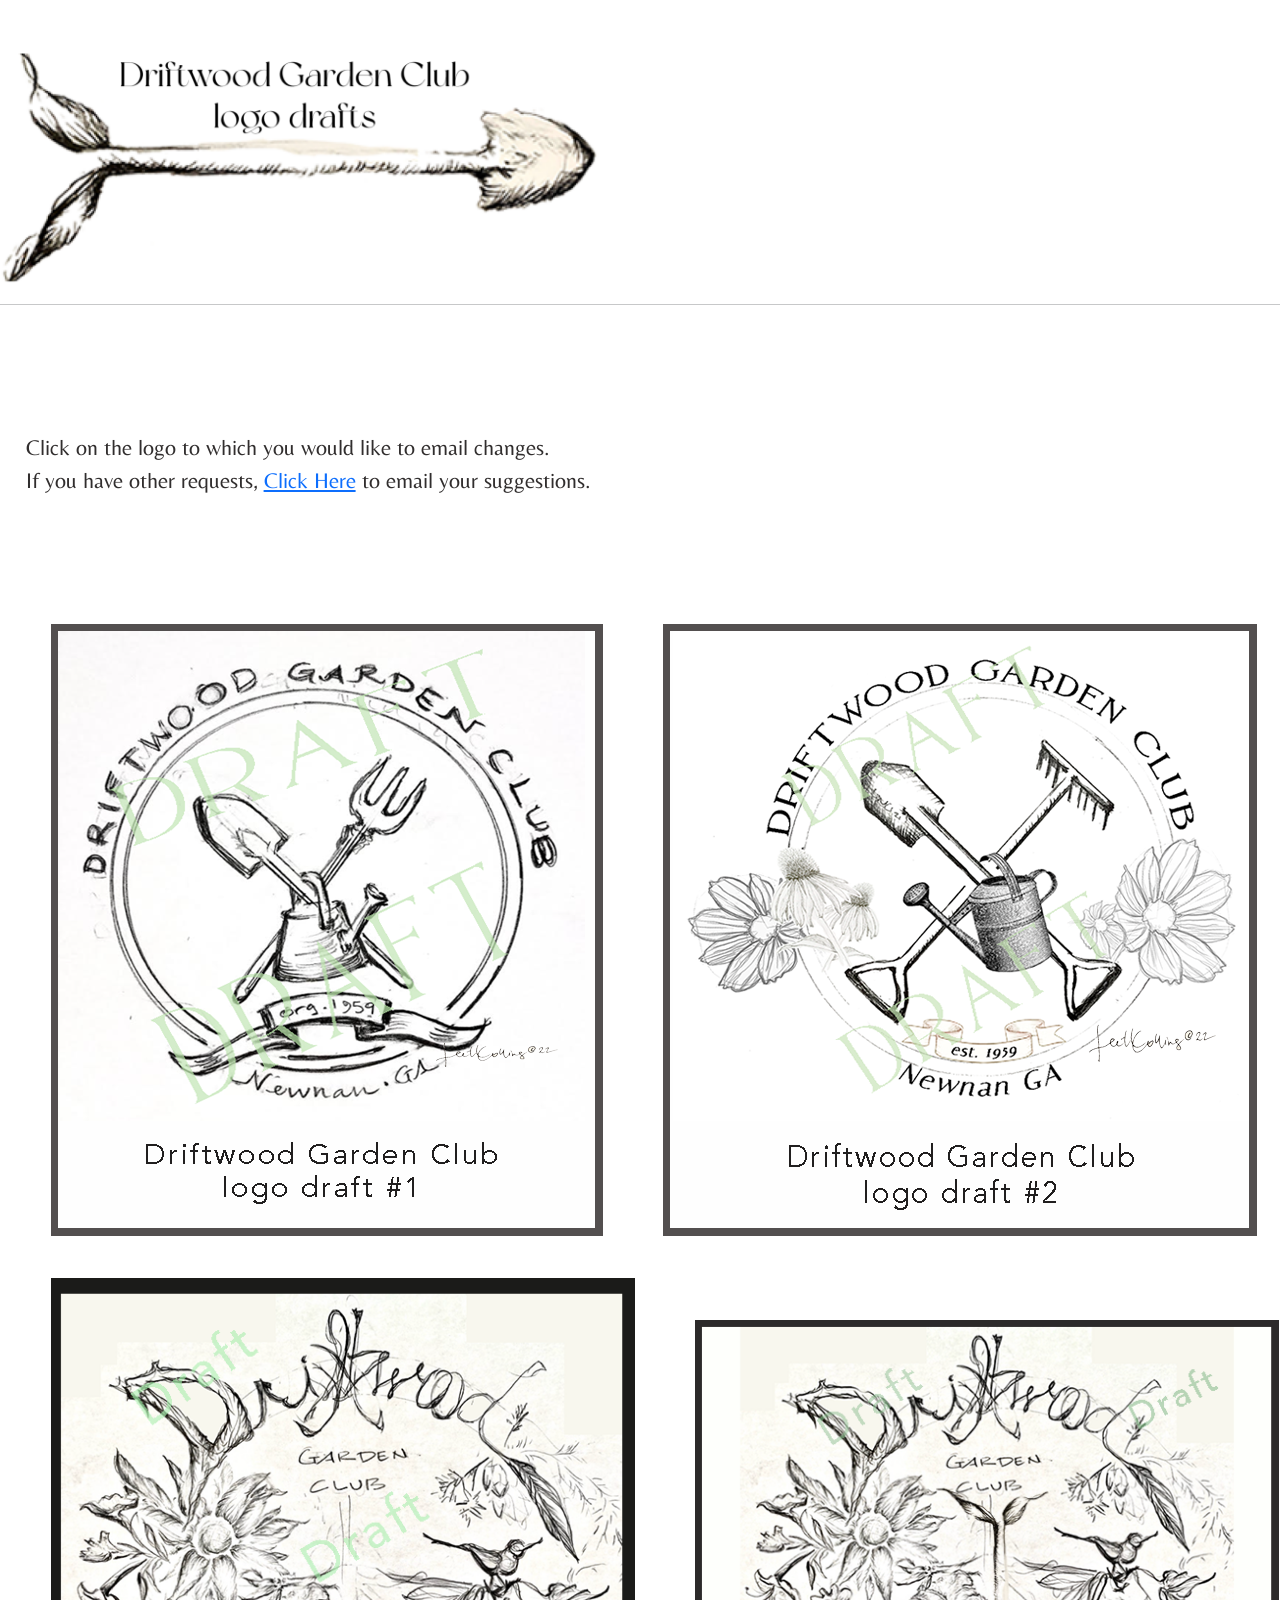
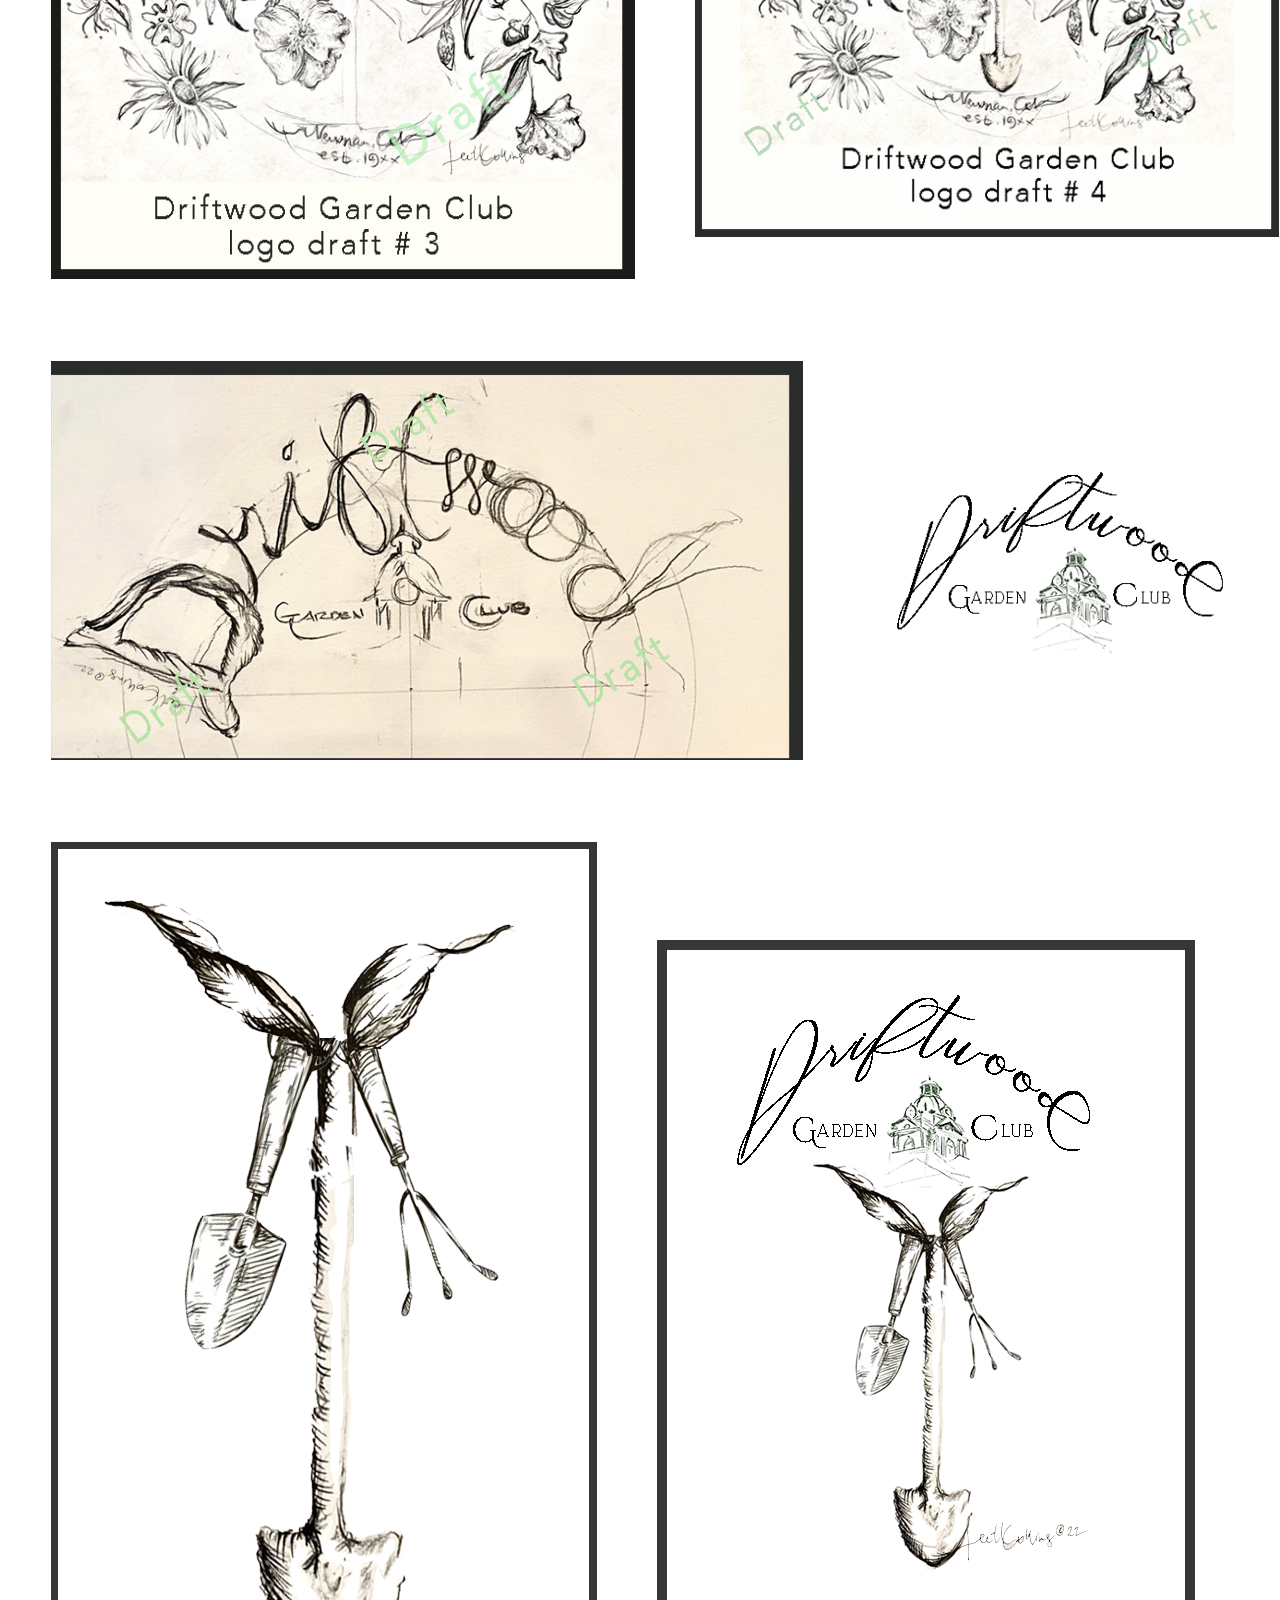
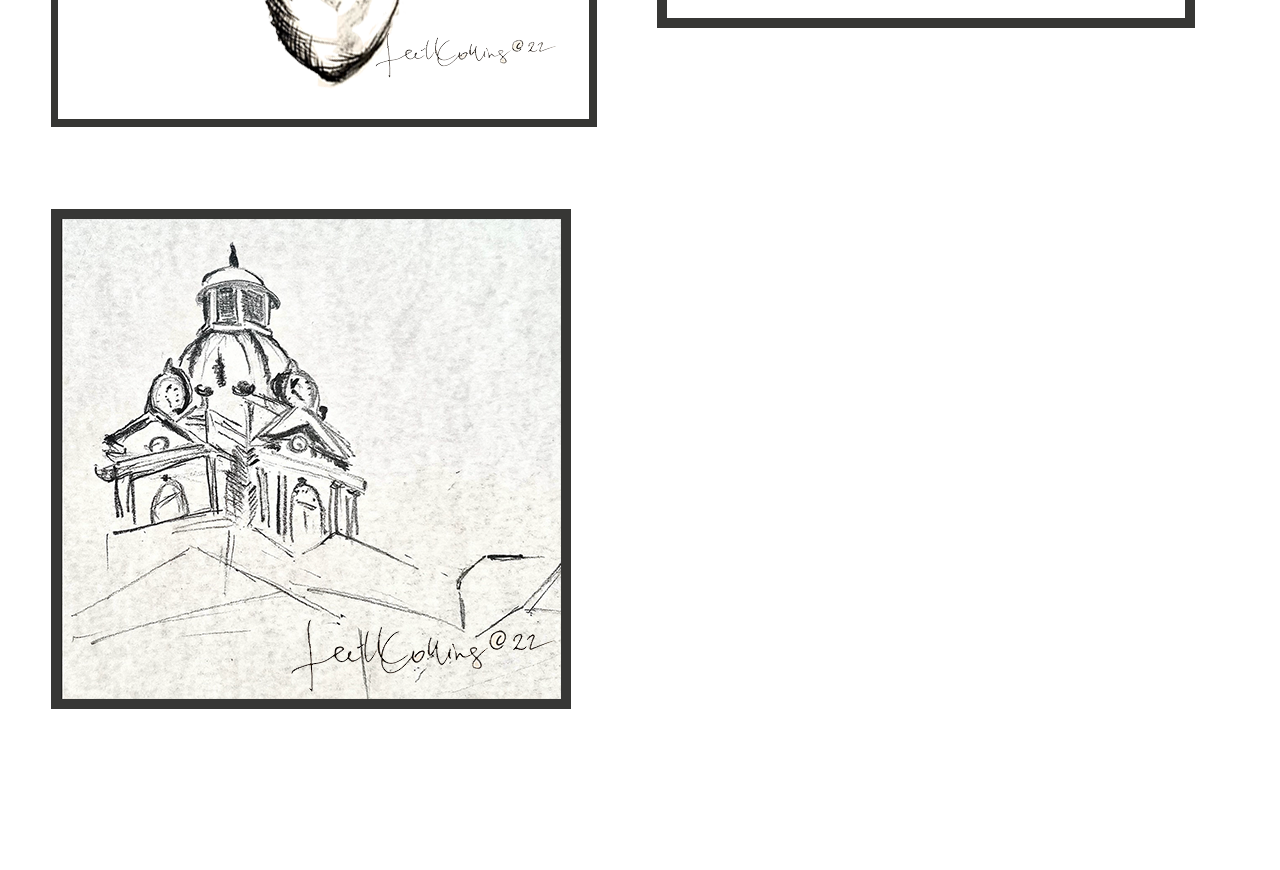
<file: index-LATEST-112322.html>
<!doctype html>
<html lang="en">
  <head>

    <!-- Global site tag (gtag.js) - Google Analytics -->
<script async src="https://www.googletagmanager.com/gtag/js?id=G-PQ1KEWQZZH"></script>
<script>
  window.dataLayer = window.dataLayer || [];
  function gtag(){dataLayer.push(arguments);}
  gtag('js', new Date());

  gtag('config', 'G-PQ1KEWQZZH');
</script>
    <!-- Required meta tags -->
    <meta charset="utf-8">
    <meta name="viewport" content="width=device-width, initial-scale=1">
    

    <!-- Bootstrap CSS -->
    <link href="https://cdn.jsdelivr.net/npm/bootstrap@5.0.0-beta2/dist/css/bootstrap.min.css" rel="stylesheet" integrity="sha384-BmbxuPwQa2lc/FVzBcNJ7UAyJxM6wuqIj61tLrc4wSX0szH/Ev+nYRRuWlolflfl" crossorigin="anonymous">

    <link rel="preconnect" href="https://fonts.gstatic.com">
    <link href="https://fonts.googleapis.com/css2?family=Montserrat:wght@300;400;500;600&family=Raleway&display=swap" rel="stylesheet">
    <link href="css/index.css" rel="stylesheet" type="text/css">
    <title>Driftwood Garden Club Logo Examples</title>
  </head>




  <body>
    

 <!--leave this out
   <div><p>&nbsp;</p></div>
      <div class="jumbotron">
        <h1 class="display-4">&nbsp;&nbsp;&nbsp;&nbsp; &nbsp;DRIFTWOOD GARDEN CLUB LOGO DRAFTS</h1>  
      </div>
      <hr>
    -->

      <div><p>&nbsp;</p></div>
     
        <img src="images/dgcheader.png" width="600px" alt="Driftwood Garden Club logo drafts">
      
      <hr>


<p>&nbsp;</p><p>&nbsp;</p>


      

<!--leave this section out
    <div class="container">
      <div class="row">
        <div class="col">
          &nbsp;
        </div>
        <div class="col-md-auto">
          
    <div class="col">
      <div class="card" style="width:40rem;">
        <img src="images/mobiledtcurrent03032021.png" class="card-img-top" alt="image copyright 2021 contact Lee Collins for image use">
        <div class="card-body">
          <h5 class="card-title">Research</h5>
          <p class="card-text">Research for my portfolio began with a 120-day action plan, creating a moodboard, 
            updating my resum&eacute;, a personal style guide followed by creating home resume desktop page.
          </p>
          
        </div>
      </div>
    </div>
        </div>
        <div class="col">
          &nbsp;
        </div>
      </div>
    </div>
  -->

  <div class="classcomments4">
    Click on the logo to which you would like to email changes.
    <p>If you have other requests, <a href="mailto:DriftwoodGClogo@outlook.com">Click Here</a> to email your suggestions.
      </p>
  </div>

<p>&NonBreakingSpace;</p>
<p>&NonBreakingSpace;</p>


<table valign=”center”>
  <tr>
  <td width="50">&nbsp;</td>
  <td>
  <a href="mailto:DriftwoodGClogo@outlook.com ?subject=DGC logo draft 1">
<img src="images/dgcc12022.png" class="card-img-top" alt="Driftwood Garden Club logo draft 1. Copyright 2021. Ask permissions from Lee Collins before using or altering any art on this website">
  </a>
<p>&nbsp;</p>
  </td>
  
  <td>&nbsp;&nbsp;&nbsp;&nbsp;&nbsp;&nbsp;&nbsp;&nbsp;&nbsp;&nbsp;&nbsp;&nbsp;&nbsp;&nbsp;</td>
  
  <td valign=”right”>
<a href="mailto:DriftwoodGClogo@outlook.com ?subject=DGC logo draft 2">
  <img src="images/dgci12022.png" class="card-img-top" alt="Driftwood Garden Club logo draft 2. Copyright 2021. Ask permissions from Lee Collins before using or altering any art on this website">
</a>  
<p>&nbsp;</p>
  </td>
  </tr>
  </table>
  
 

  <table valign=”center”>
    <tr>
    <td width="50">&nbsp;</td>
    <td>
    <a href="mailto:DriftwoodGClogo@outlook.com ?subject=DGC logo draft 3">
  <img src="images/dgclogo3b.png" class="card-img-top" alt="Driftwood Garden Club logo draft 3. Copyright 2021. Ask permissions from Lee Collins before using or altering any art on this website">
    </a>
  <p>&nbsp;</p>
    </td>
    
    <td>&nbsp;&nbsp;&nbsp;&nbsp;&nbsp;&nbsp;&nbsp;&nbsp;&nbsp;&nbsp;&nbsp;&nbsp;&nbsp;&nbsp;</td>
    
    <td valign=”right”>
  <a href="mailto:DriftwoodGClogo@outlook.com ?subject=DGC logo draft 4">
    <img src="images/dgclogo4.png" class="card-img-top" alt="Driftwood Garden Club logo draft 4. Copyright 2021. Ask permissions from Lee Collins before using or altering any art on this website">
  </a>  
  <p>&nbsp;</p>
    </td>
    </tr>
    </table>
 

 <p>&NonBreakingSpace;</p>



 

 <table valign=”center”>
  <tr>
  <td width="50">&nbsp;</td>
  <td>
  <a href="mailto:DriftwoodGClogo@outlook.com ?subject=DGC hand-lettering">
<img src="images/dgch12122.png" class="card-img-top" alt="Driftwood Garden Club logo drafts hand lettering and fonts copyright 2022">
  </a>
<p>&nbsp;</p>
  </td>
  
  <td>&nbsp;&nbsp;&nbsp;&nbsp;&nbsp;&nbsp;&nbsp;&nbsp;&nbsp;&nbsp;&nbsp;&nbsp;&nbsp;&nbsp;</td>
  
  <td valign=”right”>
<a href="mailto:DriftwoodGClogo@outlook.com ?subject=DGC Alternate Header with Courthouse">
  <img src="images/dgcalternatefont.png" class="card-img-top" alt="Driftwood Garden Club alternate header for logo">
</a>  
<p>&nbsp;</p>
  </td>
  </tr>
  </table>

  <p>&NonBreakingSpace;</p>


  
 <table valign=”center”>
  <tr>
  <td width="50">&nbsp;</td>
  <td>
  <a href="mailto:DriftwoodGClogo@outlook.com ?subject=DGC Garden Tools">
<img src="images/hoe-handtoolsb.png" class="card-img-top" alt="Driftwood Garden Club logo drafts garden tools copyright 2022">
  </a>
<p>&nbsp;</p>
  </td>
  
  <td>&nbsp;&nbsp;&nbsp;&nbsp;&nbsp;&nbsp;&nbsp;&nbsp;&nbsp;&nbsp;&nbsp;&nbsp;&nbsp;&nbsp;</td>
  

  
  <td valign=”right”>
    <a href="mailto:DriftwoodGClogo@outlook.com ?subject=DGC cthouse and garden tools">
      <img src="images/dgcb12222.png" class="card-img-top" alt="Driftwood Garden Club logo drafts garden tools copyright 2022">
        </a>
      <p>&nbsp;</p>
  </td>
  </tr>
  </table>

  <p>&nbsp;</p>



    
 <table valign=”center”>
  <tr>
  <td width="50">&nbsp;</td>
  <td>
  <a href="mailto:DriftwoodGClogo@outlook.com ?subject=DGC Newnan Courthouse">
<img src="images/courthouse2.png" class="card-img-top" alt="Driftwood Garden Club logo drafts garden tools copyright 2022">
  </a>
<p>&nbsp;</p>
  </td>
  
  <td>&nbsp;&nbsp;&nbsp;&nbsp;&nbsp;&nbsp;&nbsp;&nbsp;&nbsp;&nbsp;&nbsp;&nbsp;&nbsp;&nbsp;</td>
  


  </tr>
  </table>

  <p>&nbsp;</p>


  

<!--leave this out
<div class="classcomments1">
This concludes the case study for Lee Collins
</div>
-->

<p>&nbsp;</p>
<p>&nbsp;</p>




  </body>

  <script src="https://cdn.jsdelivr.net/npm/@popperjs/core@2.6.0/dist/umd/popper.min.js" integrity="sha384-KsvD1yqQ1/1+IA7gi3P0tyJcT3vR+NdBTt13hSJ2lnve8agRGXTTyNaBYmCR/Nwi" crossorigin="anonymous"></script>
  <script src="https://cdn.jsdelivr.net/npm/bootstrap@5.0.0-beta2/dist/js/bootstrap.min.js" integrity="sha384-nsg8ua9HAw1y0W1btsyWgBklPnCUAFLuTMS2G72MMONqmOymq585AcH49TLBQObG" crossorigin="anonymous"></script>
  
</html>
</file>
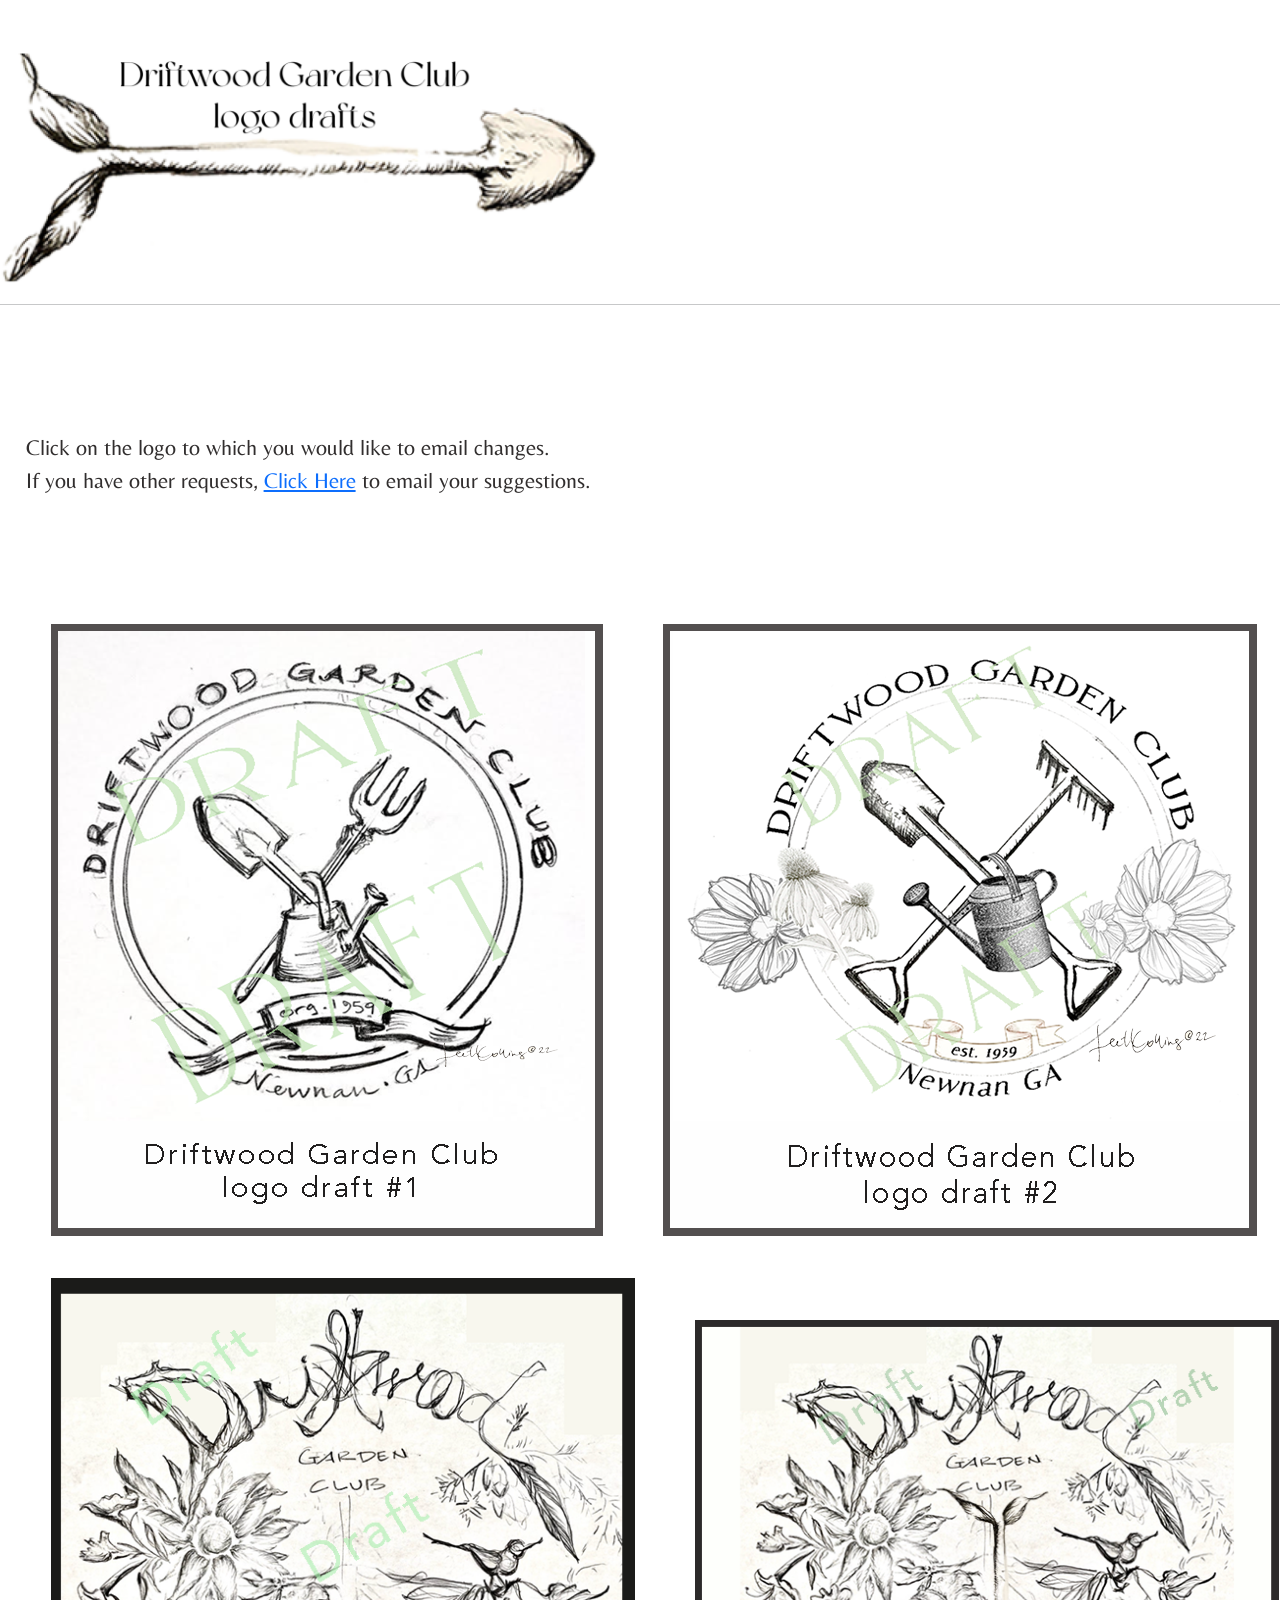
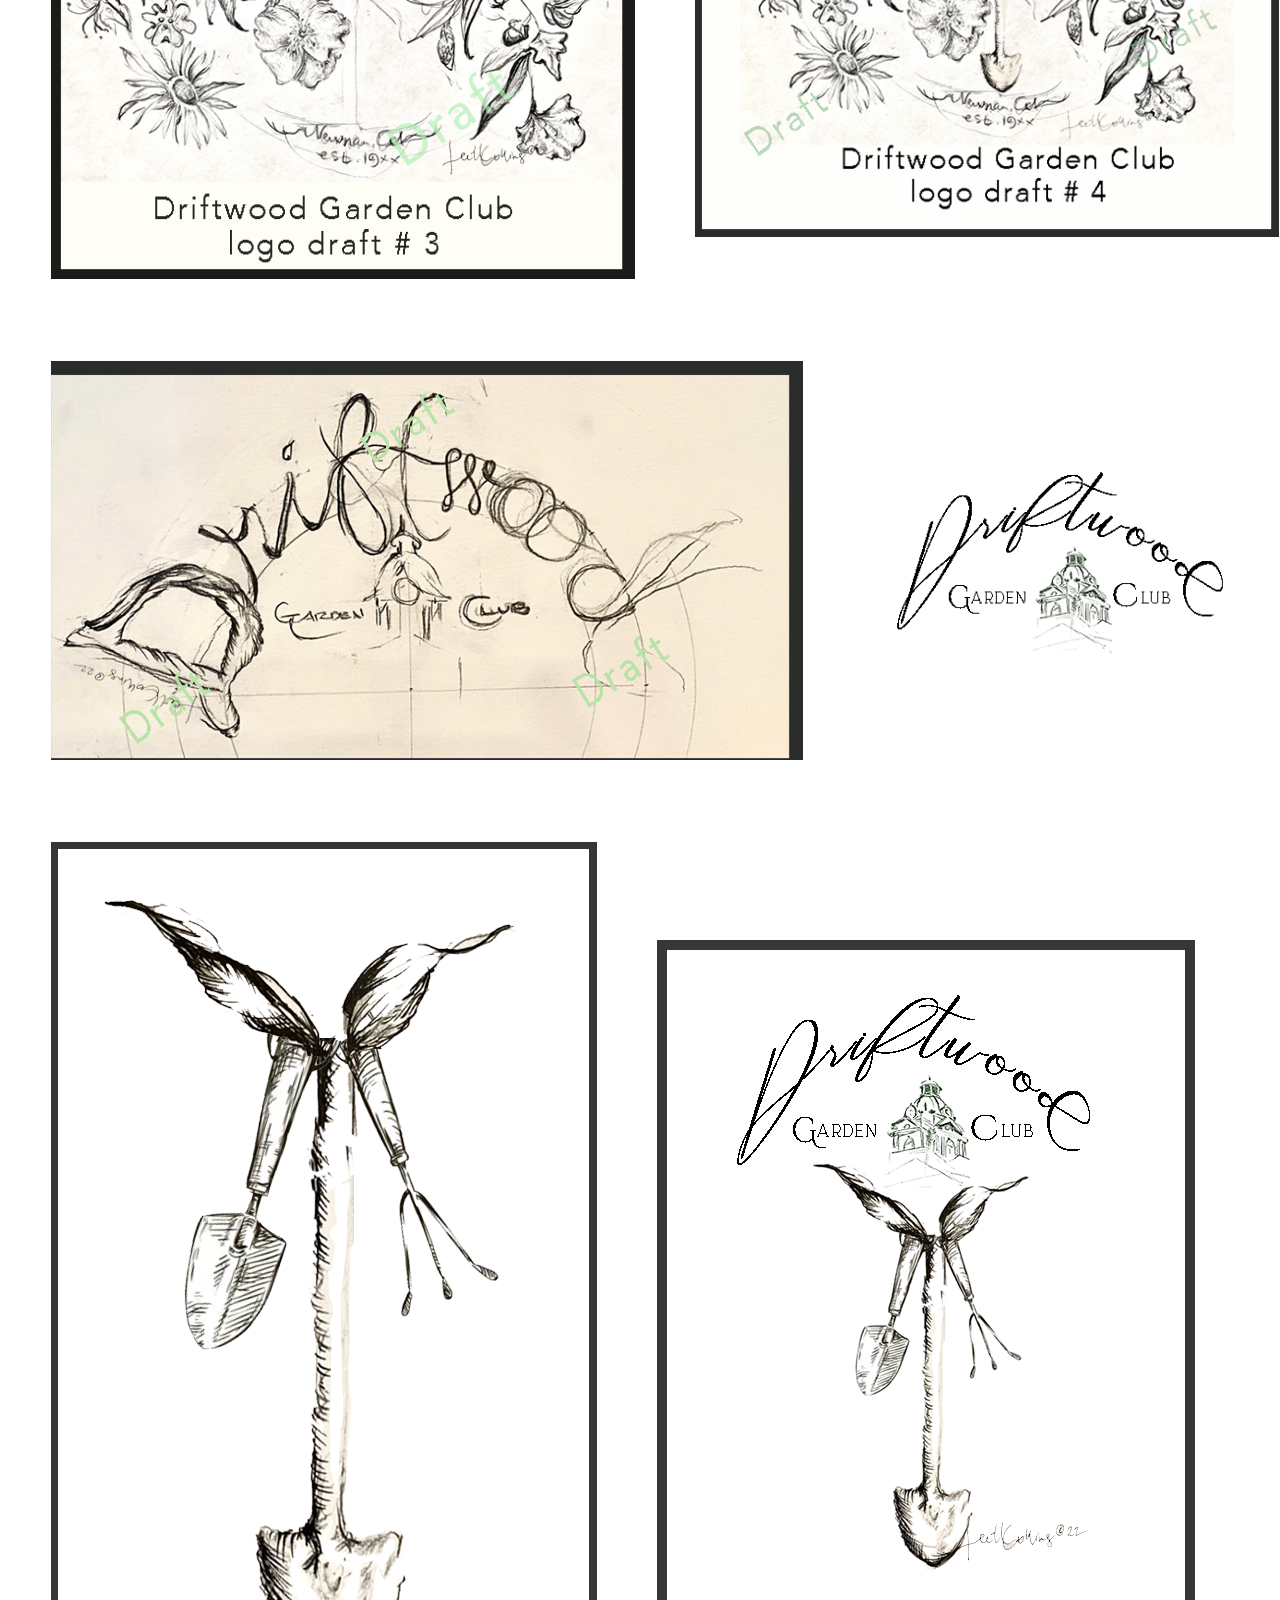
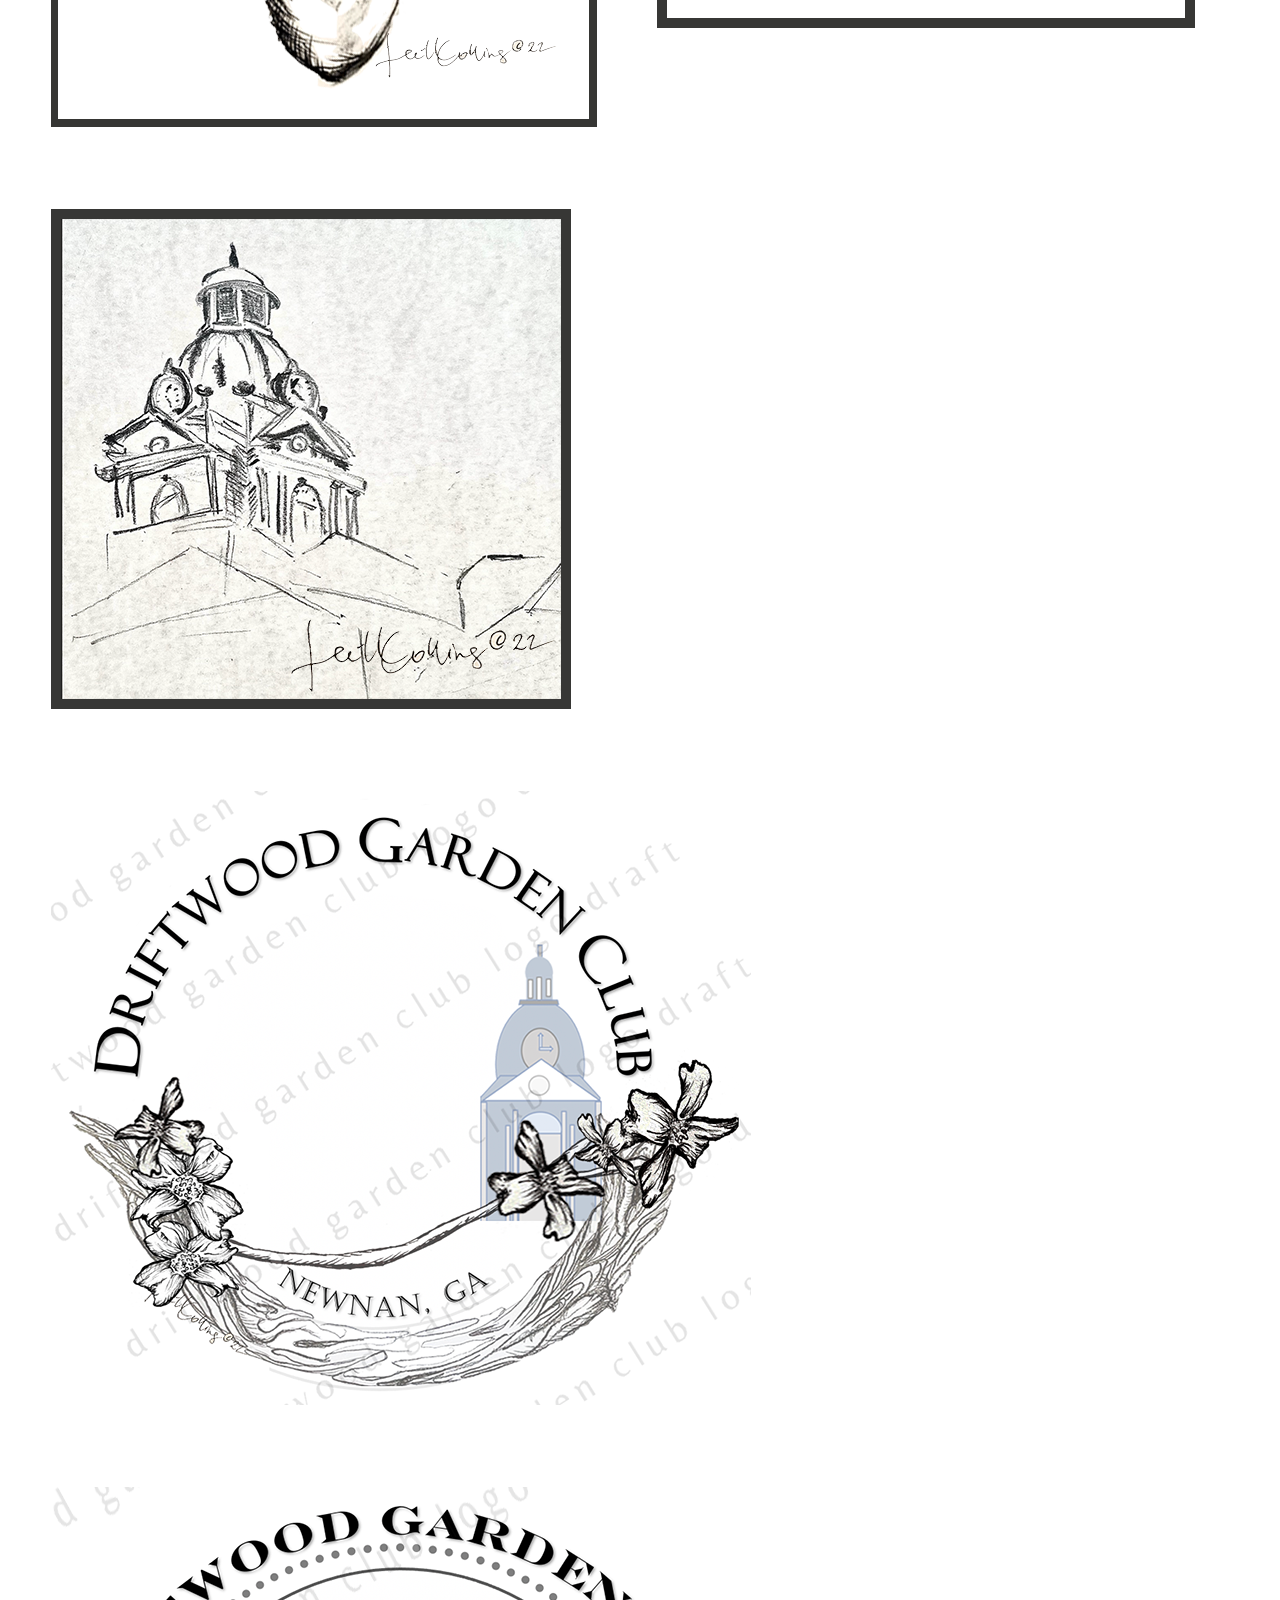
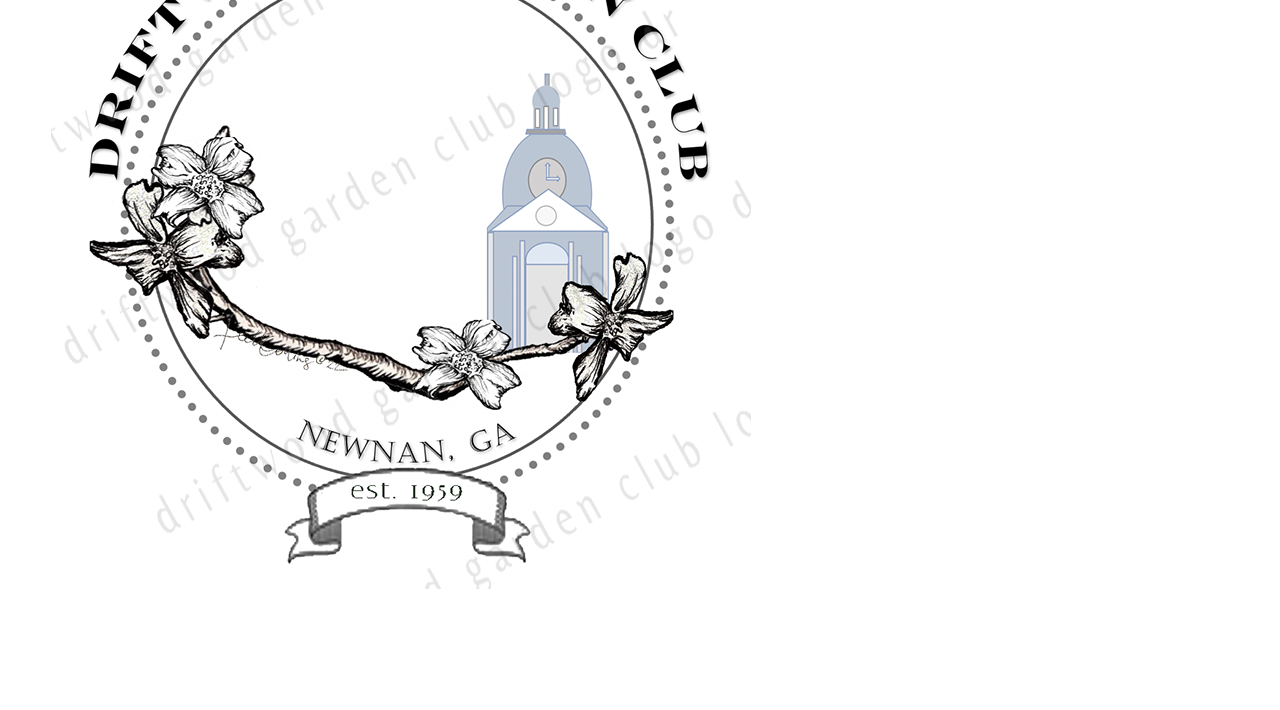
<file: index03262022.html>
<!doctype html>
<html lang="en">
  <head>

    <!-- Global site tag (gtag.js) - Google Analytics -->
<script async src="https://www.googletagmanager.com/gtag/js?id=G-PQ1KEWQZZH"></script>
<script>
  window.dataLayer = window.dataLayer || [];
  function gtag(){dataLayer.push(arguments);}
  gtag('js', new Date());

  gtag('config', 'G-PQ1KEWQZZH');
</script>
 
<!-- Required meta tags -->
<meta charset="utf-8">
<meta name="viewport" content="width=device-width, initial-scale=1">


<!-- Bootstrap CSS -->
<link href="https://cdn.jsdelivr.net/npm/bootstrap@5.0.0-beta2/dist/css/bootstrap.min.css" rel="stylesheet" integrity="sha384-BmbxuPwQa2lc/FVzBcNJ7UAyJxM6wuqIj61tLrc4wSX0szH/Ev+nYRRuWlolflfl" crossorigin="anonymous">

<link rel="preconnect" href="https://fonts.gstatic.com">
<link href="https://fonts.googleapis.com/css2?family=Montserrat:wght@300;400;500;600&family=Raleway&display=swap" rel="stylesheet">
<link href="css/index.css" rel="stylesheet" type="text/css">
<title>Driftwood Garden Club Logo Examples</title>
</head>




<body>


<!--leave this out
<div><p>&nbsp;</p></div>
  <div class="jumbotron">
    <h1 class="display-4">&nbsp;&nbsp;&nbsp;&nbsp; &nbsp;DRIFTWOOD GARDEN CLUB LOGO DRAFTS</h1>  
  </div>
  <hr>
-->

  <div><p>&nbsp;</p></div>
 
    <img src="images/dgcheader.png" width="600px" alt="Driftwood Garden Club logo drafts">
  
  <hr>


<p>&nbsp;</p><p>&nbsp;</p>


  

<!--leave this section out
<div class="container">
  <div class="row">
    <div class="col">
      &nbsp;
    </div>
    <div class="col-md-auto">
      
<div class="col">
  <div class="card" style="width:40rem;">
    <img src="images/mobiledtcurrent03032021.png" class="card-img-top" alt="image copyright 2021 contact Lee Collins for image use">
    <div class="card-body">
      <h5 class="card-title">Research</h5>
      <p class="card-text">Research for my portfolio began with a 120-day action plan, creating a moodboard, 
        updating my resum&eacute;, a personal style guide followed by creating home resume desktop page.
      </p>
      
    </div>
  </div>
</div>
    </div>
    <div class="col">
      &nbsp;
    </div>
  </div>
</div>
-->

<div class="classcomments4">
Click on the logo to which you would like to email changes.
<p>If you have other requests, <a href="mailto:DriftwoodGClogo@outlook.com">Click Here</a> to email your suggestions.
  </p>
</div>

<p>&NonBreakingSpace;</p>
<p>&NonBreakingSpace;</p>


<table valign=”center”>
<tr>
<td width="50">&nbsp;</td>
<td>
<a href="mailto:DriftwoodGClogo@outlook.com ?subject=DGC logo draft 1">
<img src="images/dgcc12022.png" class="card-img-top" alt="Driftwood Garden Club logo draft 1. Copyright 2021. Ask permissions from Lee Collins before using or altering any art on this website">
</a>
<p>&nbsp;</p>
</td>

<td>&nbsp;&nbsp;&nbsp;&nbsp;&nbsp;&nbsp;&nbsp;&nbsp;&nbsp;&nbsp;&nbsp;&nbsp;&nbsp;&nbsp;</td>

<td valign=”right”>
<a href="mailto:DriftwoodGClogo@outlook.com ?subject=DGC logo draft 2">
<img src="images/dgci12022.png" class="card-img-top" alt="Driftwood Garden Club logo draft 2. Copyright 2021. Ask permissions from Lee Collins before using or altering any art on this website">
</a>  
<p>&nbsp;</p>
</td>
</tr>
</table>



<table valign=”center”>
<tr>
<td width="50">&nbsp;</td>
<td>
<a href="mailto:DriftwoodGClogo@outlook.com ?subject=DGC logo draft 3">
<img src="images/dgclogo3b.png" class="card-img-top" alt="Driftwood Garden Club logo draft 3. Copyright 2021. Ask permissions from Lee Collins before using or altering any art on this website">
</a>
<p>&nbsp;</p>
</td>

<td>&nbsp;&nbsp;&nbsp;&nbsp;&nbsp;&nbsp;&nbsp;&nbsp;&nbsp;&nbsp;&nbsp;&nbsp;&nbsp;&nbsp;</td>

<td valign=”right”>
<a href="mailto:DriftwoodGClogo@outlook.com ?subject=DGC logo draft 4">
<img src="images/dgclogo4.png" class="card-img-top" alt="Driftwood Garden Club logo draft 4. Copyright 2021. Ask permissions from Lee Collins before using or altering any art on this website">
</a>  
<p>&nbsp;</p>
</td>
</tr>
</table>


<p>&NonBreakingSpace;</p>





<table valign=”center”>
<tr>
<td width="50">&nbsp;</td>
<td>
<a href="mailto:DriftwoodGClogo@outlook.com ?subject=DGC hand-lettering">
<img src="images/dgch12122.png" class="card-img-top" alt="Driftwood Garden Club logo drafts hand lettering and fonts copyright 2022">
</a>
<p>&nbsp;</p>
</td>

<td>&nbsp;&nbsp;&nbsp;&nbsp;&nbsp;&nbsp;&nbsp;&nbsp;&nbsp;&nbsp;&nbsp;&nbsp;&nbsp;&nbsp;</td>

<td valign=”right”>
<a href="mailto:DriftwoodGClogo@outlook.com ?subject=DGC Alternate Header with Courthouse">
<img src="images/dgcalternatefont.png" class="card-img-top" alt="Driftwood Garden Club alternate header for logo">
</a>  
<p>&nbsp;</p>
</td>
</tr>
</table>

<p>&NonBreakingSpace;</p>



<table valign=”center”>
<tr>
<td width="50">&nbsp;</td>
<td>
<a href="mailto:DriftwoodGClogo@outlook.com ?subject=DGC Garden Tools">
<img src="images/hoe-handtoolsb.png" class="card-img-top" alt="Driftwood Garden Club logo drafts garden tools copyright 2022">
</a>
<p>&nbsp;</p>
</td>

<td>&nbsp;&nbsp;&nbsp;&nbsp;&nbsp;&nbsp;&nbsp;&nbsp;&nbsp;&nbsp;&nbsp;&nbsp;&nbsp;&nbsp;</td>



<td valign=”right”>
<a href="mailto:DriftwoodGClogo@outlook.com ?subject=DGC cthouse and garden tools">
  <img src="images/dgcb12222.png" class="card-img-top" alt="Driftwood Garden Club logo drafts garden tools copyright 2022">
    </a>
  <p>&nbsp;</p>
</td>
</tr>
</table>

<p>&nbsp;</p>




<table valign=”center”>
<tr>
<td width="50">&nbsp;</td>
<td>
<a href="mailto:DriftwoodGClogo@outlook.com ?subject=DGC Newnan Courthouse">
<img src="images/courthouse2.png" class="card-img-top" alt="Driftwood Garden Club logo drafts garden tools copyright 2022">
</a>
<p>&nbsp;</p>
</td>

<td>&nbsp;&nbsp;&nbsp;&nbsp;&nbsp;&nbsp;&nbsp;&nbsp;&nbsp;&nbsp;&nbsp;&nbsp;&nbsp;&nbsp;</td>



</tr>
</table>

<p>&nbsp;</p>
<table valign=”center”>
    <tr>
    <td width="50">&nbsp;</td>
    <td>
    <a href="mailto:DriftwoodGClogo@outlook.com ?subject=DGC logo draft 3.21.2022 with dogwood">
    <img src="images/dgclogo3212022dogwood.png" class="card-img-top" alt="Driftwood Garden Club logo drafts garden tools copyright 2022">
    </a>
    <p>&nbsp;</p>
    </td>
    
    <td>&nbsp;&nbsp;&nbsp;&nbsp;&nbsp;&nbsp;&nbsp;&nbsp;&nbsp;&nbsp;&nbsp;&nbsp;&nbsp;&nbsp;</td>
    
    
    
    </tr>
    </table>

<p>&nbsp;</p>
<table valign=”center”>
    <tr>
    <td width="50">&nbsp;</td>
    <td>
    <a href="mailto:DriftwoodGClogo@outlook.com ?subject=DGC logo draft 3.21.2022 with dogwood">
    <img src="images/dgclogo03212022dogwood4.png" class="card-img-top" alt="Driftwood Garden Club logo drafts garden tools copyright 2022">
    </a>
    <p>&nbsp;</p>
    </td>
    
    <td>&nbsp;&nbsp;&nbsp;&nbsp;&nbsp;&nbsp;&nbsp;&nbsp;&nbsp;&nbsp;&nbsp;&nbsp;&nbsp;&nbsp;</td>
    
    
    
    </tr>
    </table>




<!--leave this out
<div class="classcomments1">
This concludes the case study for Lee Collins
</div>
-->

<p>&nbsp;</p>
<p>&nbsp;</p>




</body>

<script src="https://cdn.jsdelivr.net/npm/@popperjs/core@2.6.0/dist/umd/popper.min.js" integrity="sha384-KsvD1yqQ1/1+IA7gi3P0tyJcT3vR+NdBTt13hSJ2lnve8agRGXTTyNaBYmCR/Nwi" crossorigin="anonymous"></script>
<script src="https://cdn.jsdelivr.net/npm/bootstrap@5.0.0-beta2/dist/js/bootstrap.min.js" integrity="sha384-nsg8ua9HAw1y0W1btsyWgBklPnCUAFLuTMS2G72MMONqmOymq585AcH49TLBQObG" crossorigin="anonymous"></script>

</html>
</file>
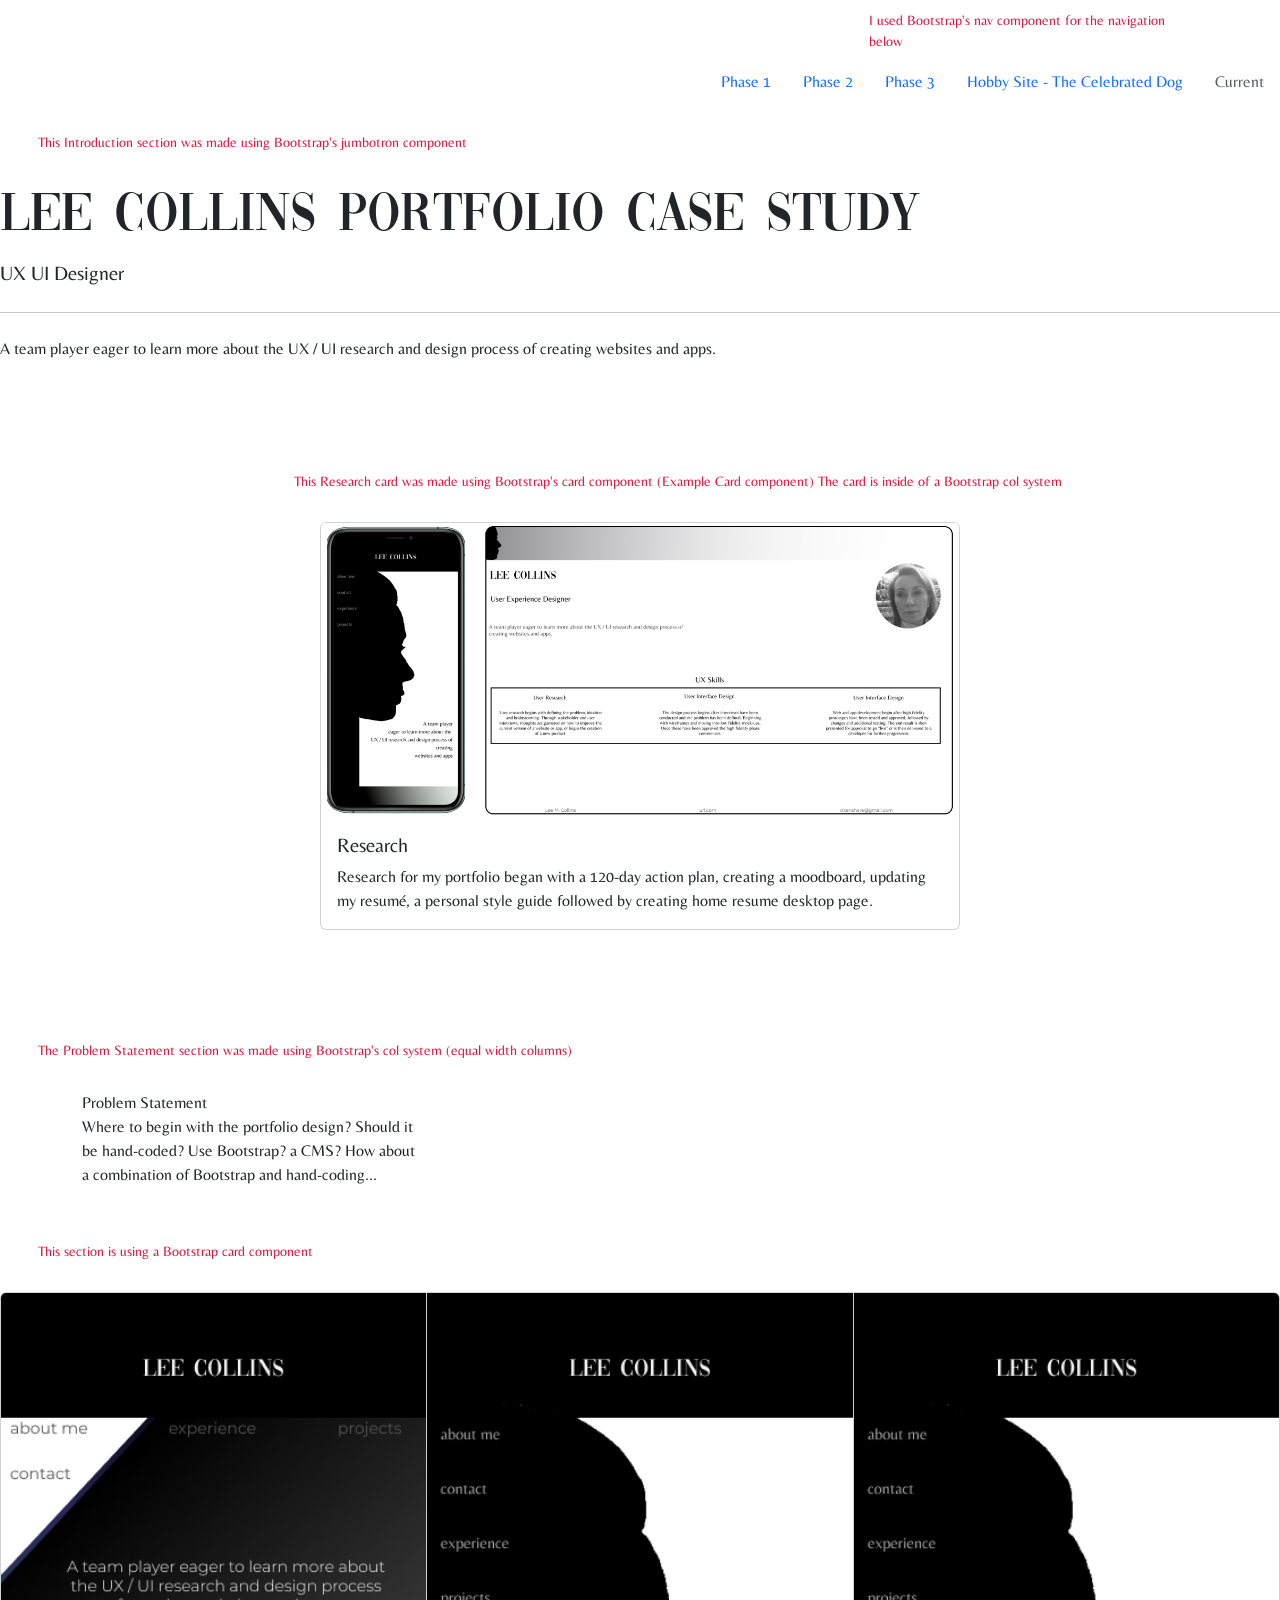
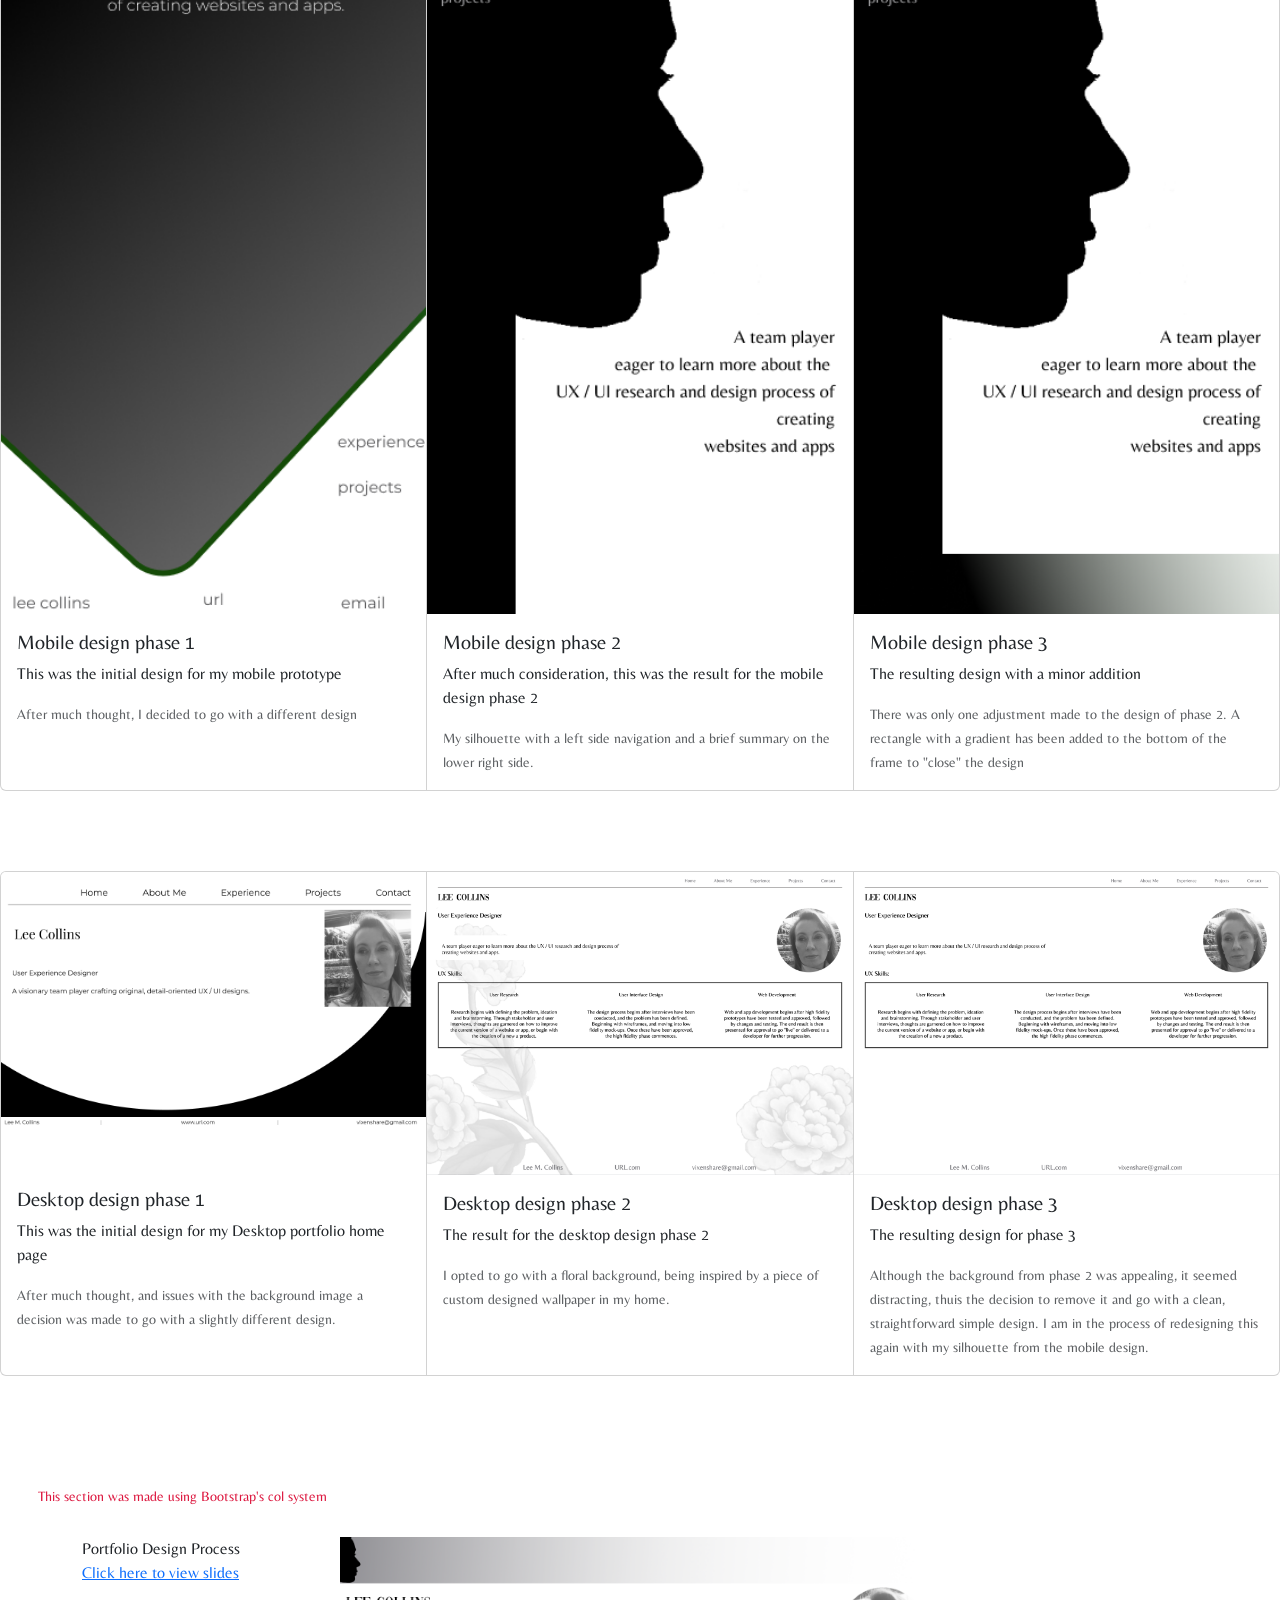
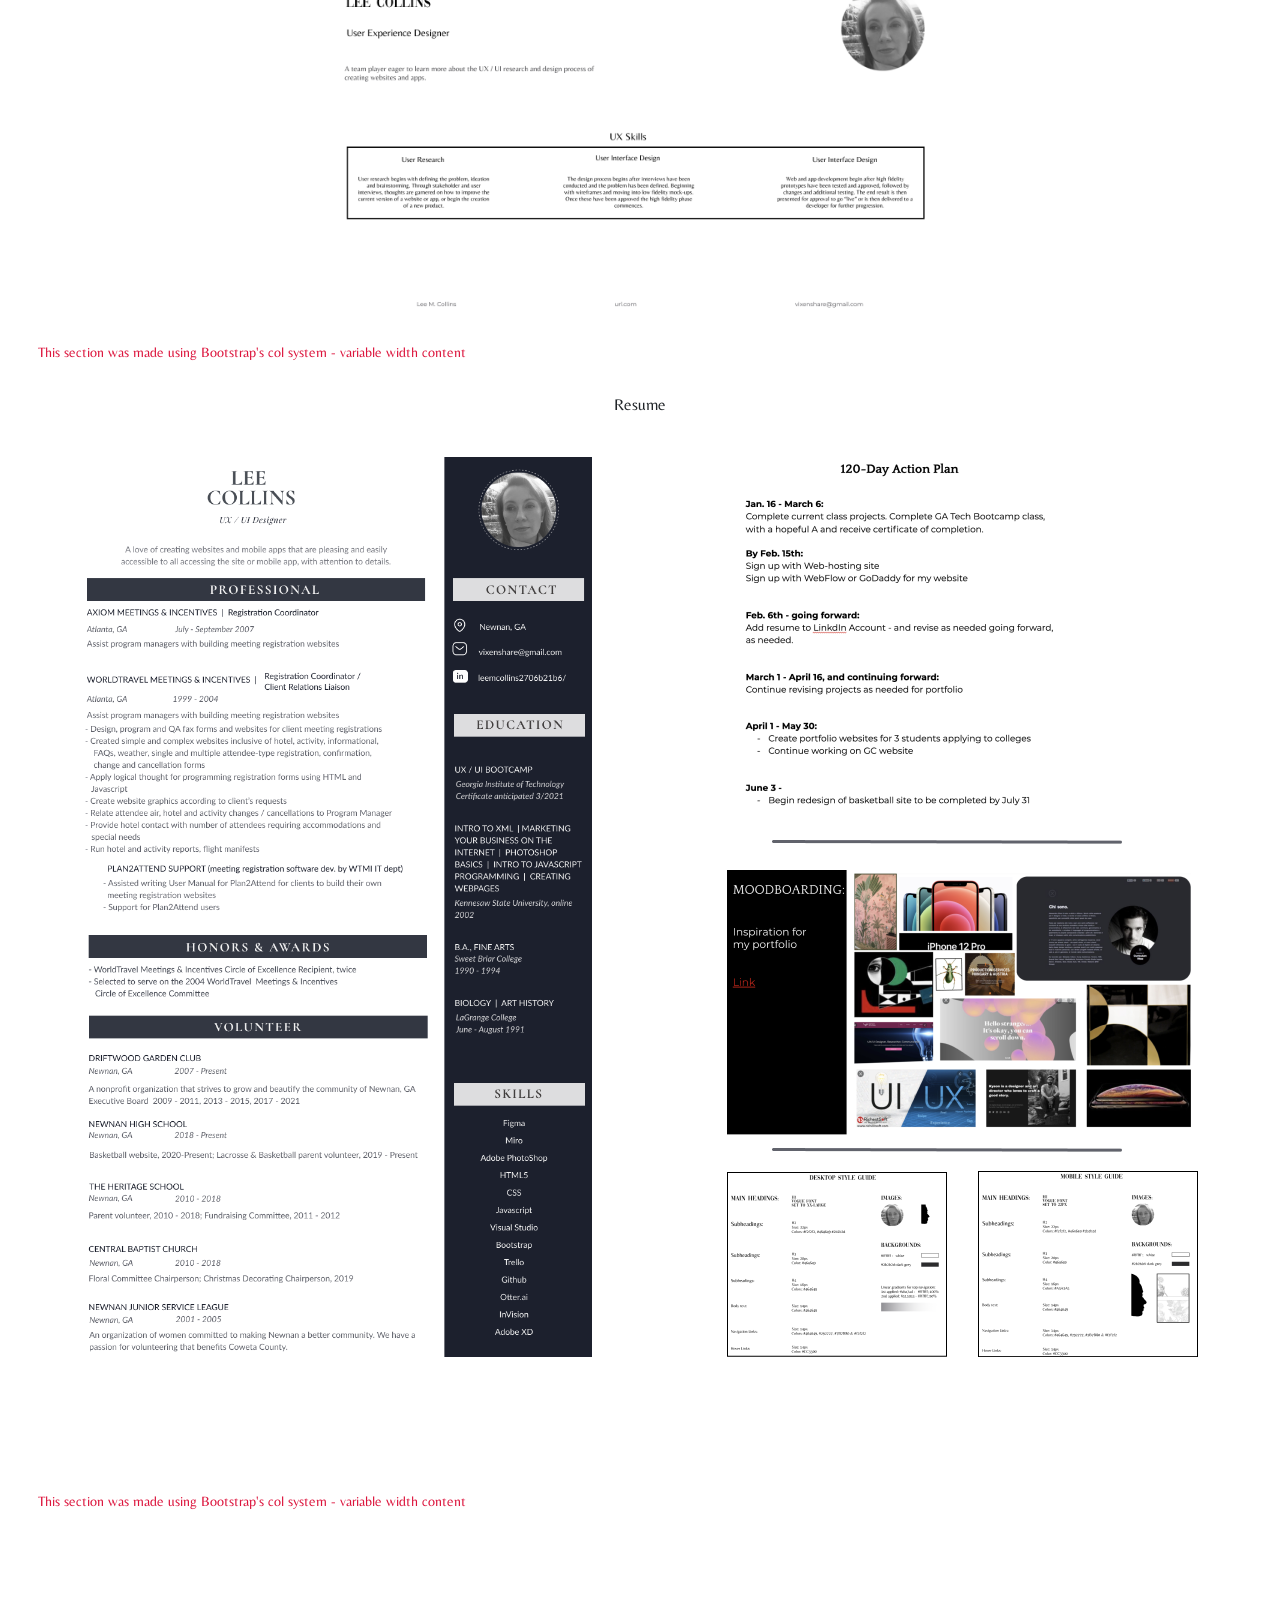
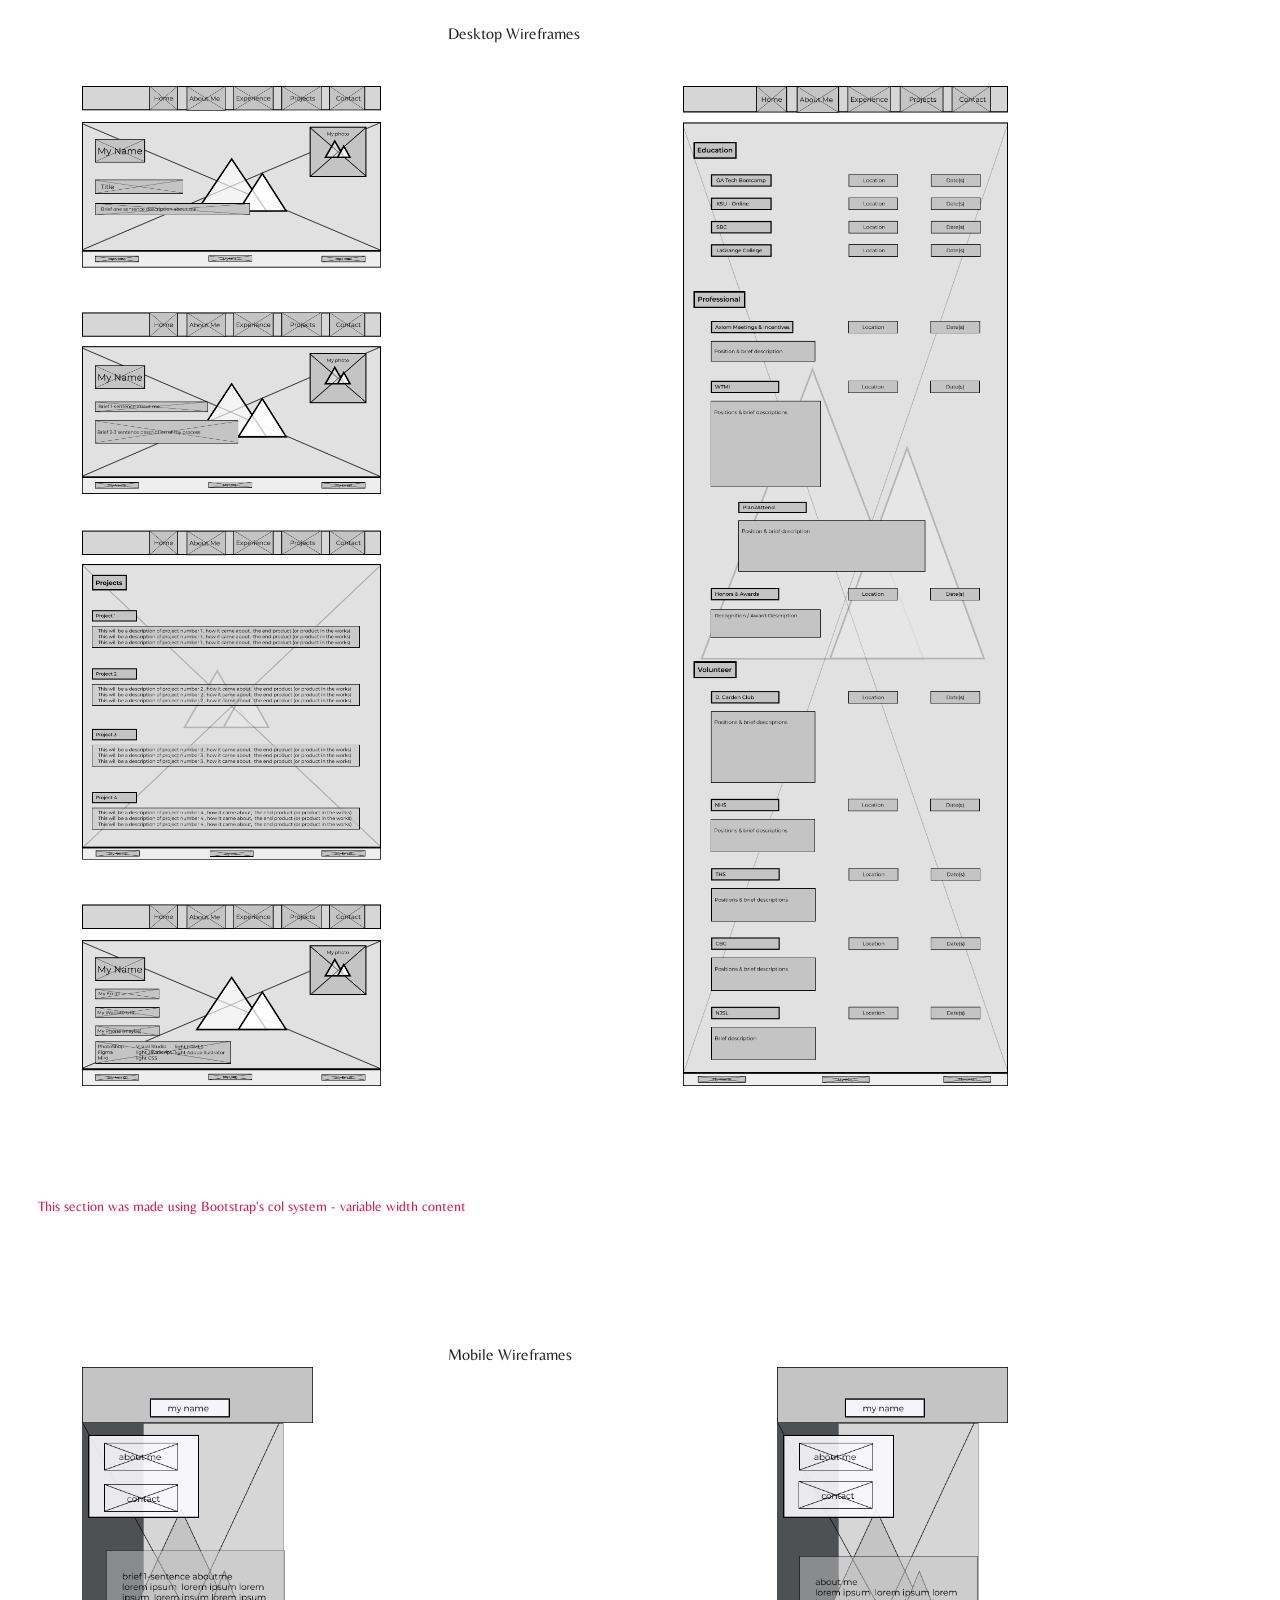
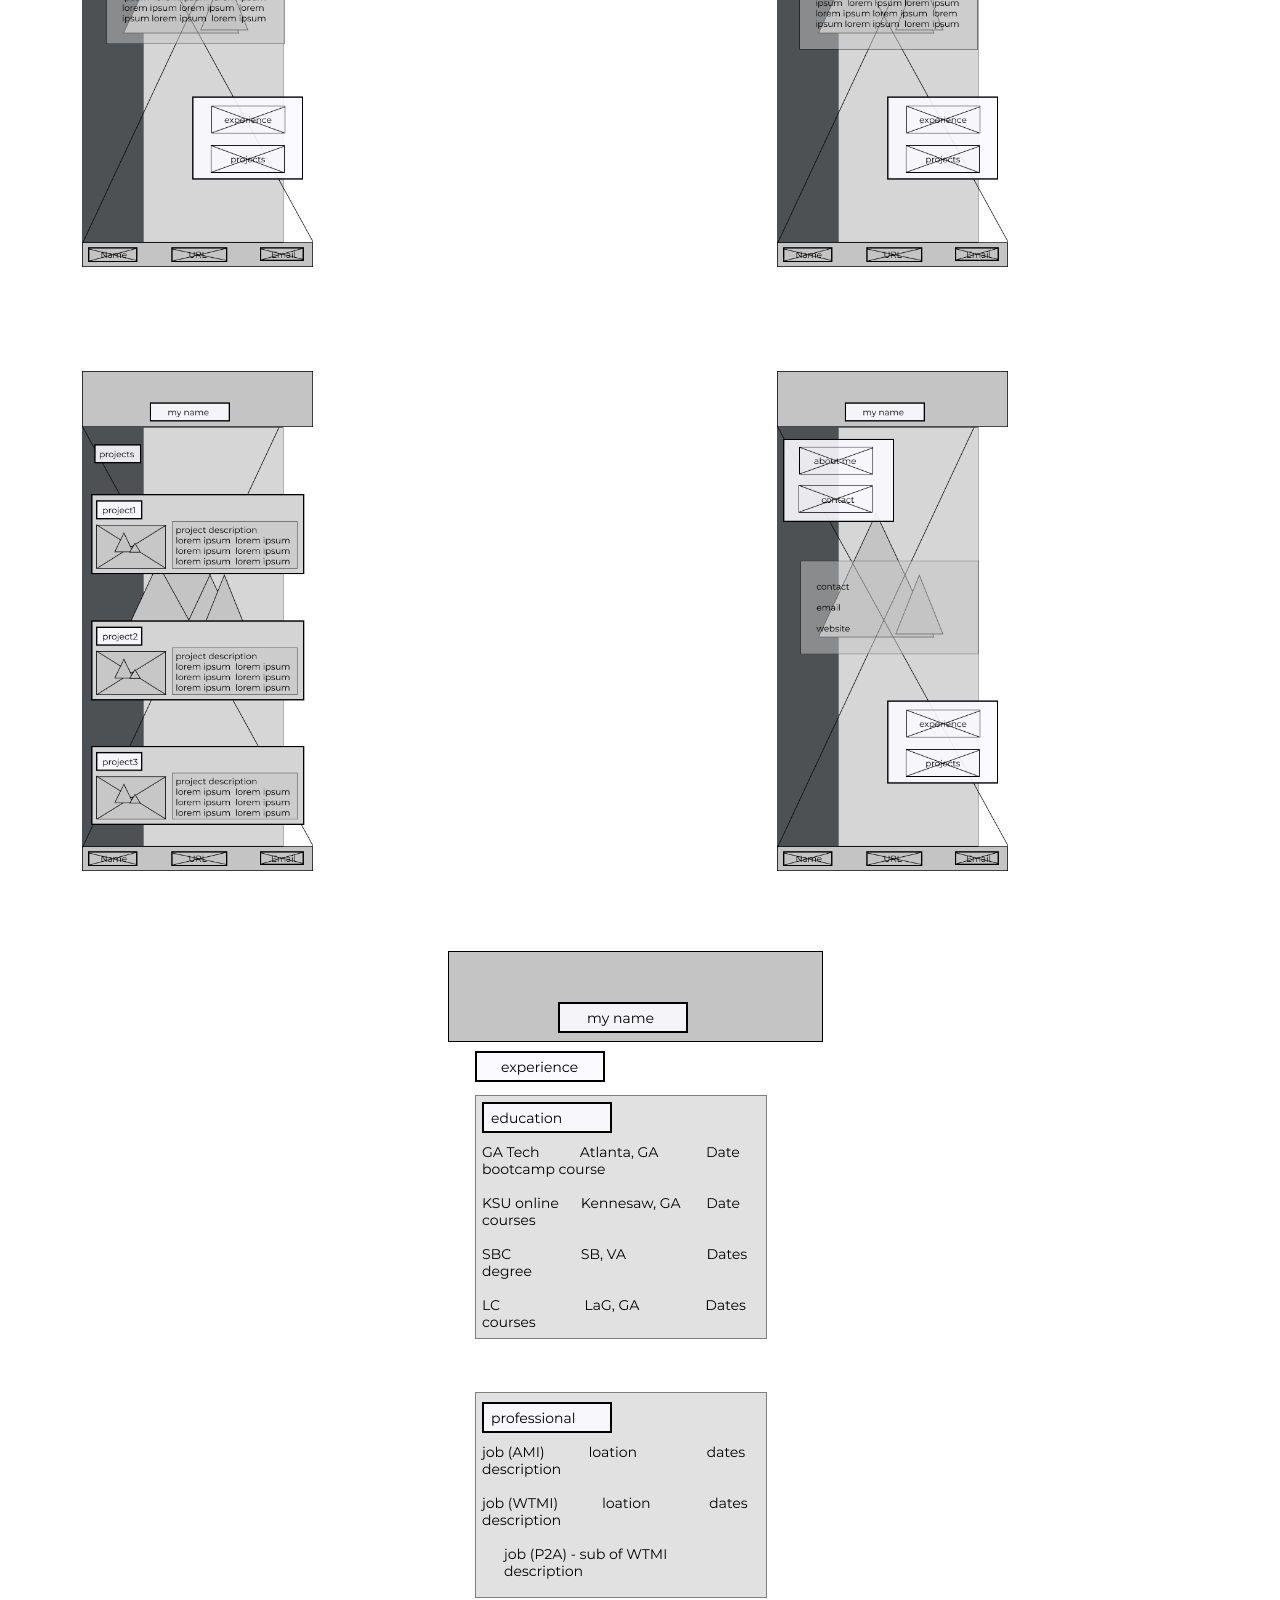
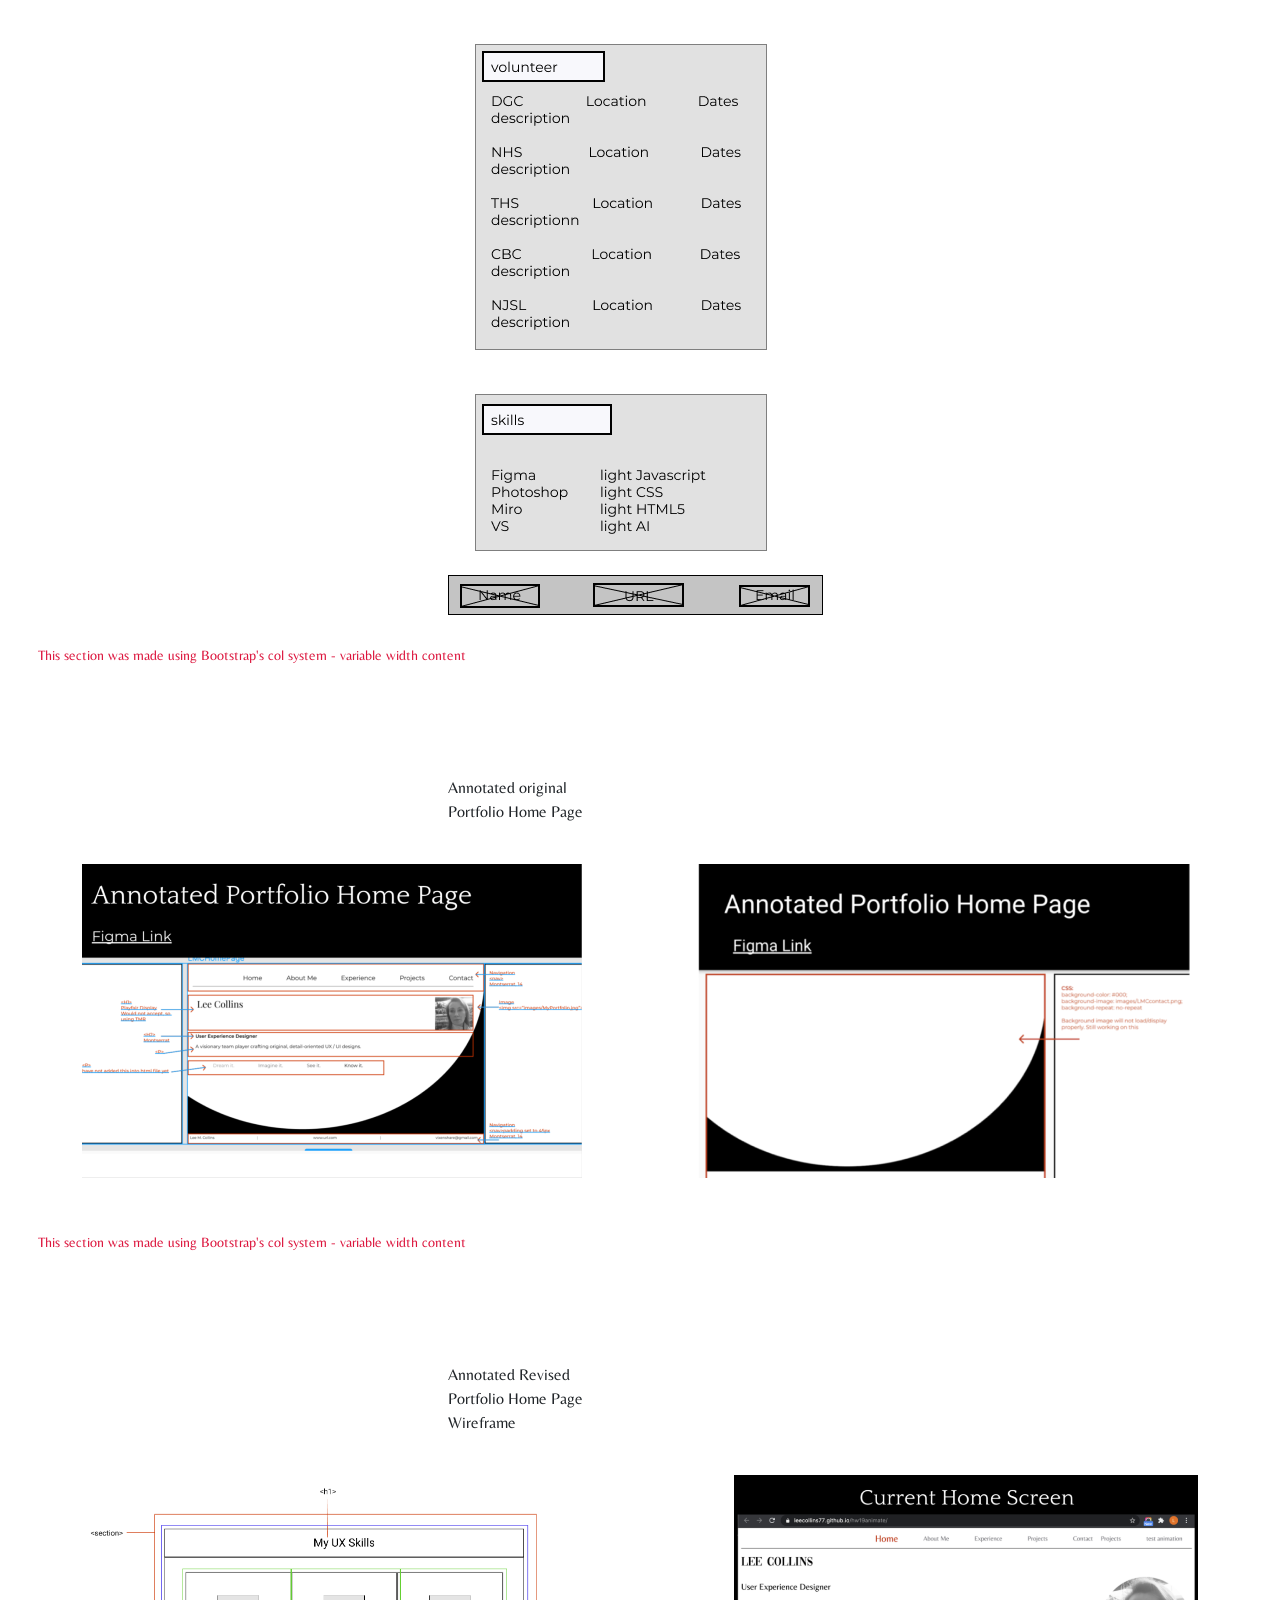
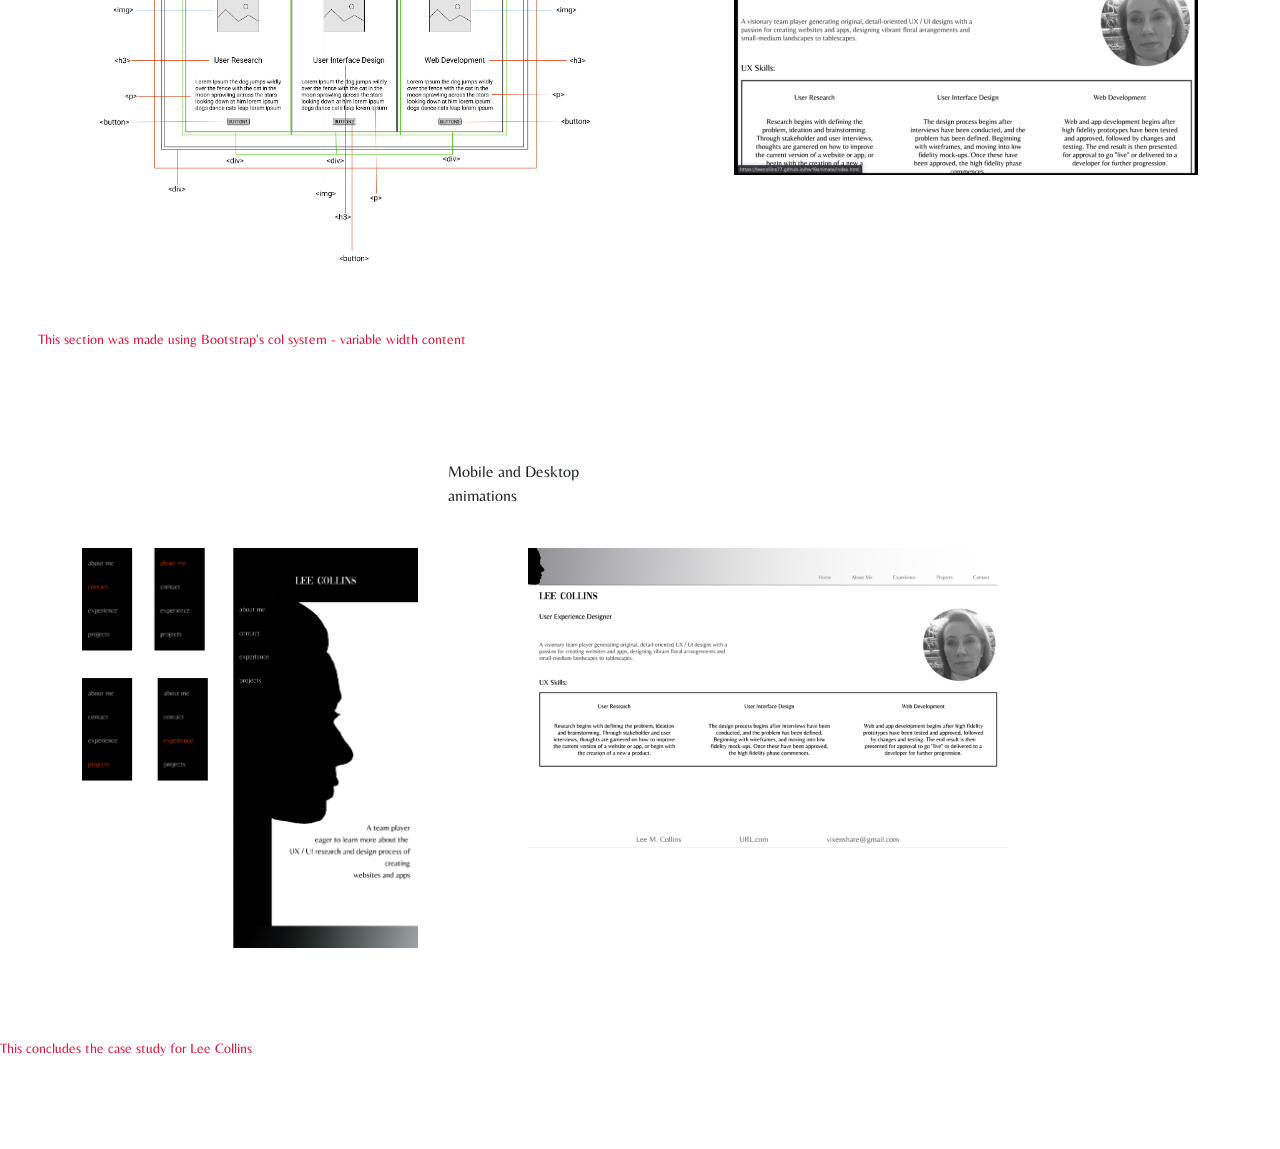
<file: index2.html>
<!doctype html>
<html lang="en">
  <head>

    <!-- Global site tag (gtag.js) - Google Analytics -->
<script async src="https://www.googletagmanager.com/gtag/js?id=G-PQ1KEWQZZH"></script>
<script>
  window.dataLayer = window.dataLayer || [];
  function gtag(){dataLayer.push(arguments);}
  gtag('js', new Date());

  gtag('config', 'G-PQ1KEWQZZH');
</script>
    <!-- Required meta tags -->
    <meta charset="utf-8">
    <meta name="viewport" content="width=device-width, initial-scale=1">
    

    <!-- Bootstrap CSS -->
    <link href="https://cdn.jsdelivr.net/npm/bootstrap@5.0.0-beta2/dist/css/bootstrap.min.css" rel="stylesheet" integrity="sha384-BmbxuPwQa2lc/FVzBcNJ7UAyJxM6wuqIj61tLrc4wSX0szH/Ev+nYRRuWlolflfl" crossorigin="anonymous">

    <link rel="preconnect" href="https://fonts.gstatic.com">
    <link href="https://fonts.googleapis.com/css2?family=Montserrat:wght@300;400;500;600&family=Raleway&display=swap" rel="stylesheet">
    <link href="css/index.css" rel="stylesheet" type="text/css">
    <title>LCollins UX UI HW 20</title>
  </head>




  <body>
    

    <div class="row">
      <div class="col-sm-8"></div>
      <div class="col-sm-4">
        <div class="classcomments1">I used Bootstrap's nav component for the navigation below
          </div>
        </div>
    </div>

    
    <ul class="nav justify-content-end">
      <li class="nav-item">
        <a class="nav-link" href="https://leecollins77.github.io/hw17/">Phase 1</a>
      </li>
      <li class="nav-item">
        <a class="nav-link" href="https://leecollins77.github.io/hw18/">Phase 2</a>
      </li>
      <li class="nav-item">
        <a class="nav-link" href="https://leecollins77.github.io/hw19lmc0225/">Phase 3</a>
      </li>
      <li class="nav-item">
      <a class="nav-link" href="https://fleurious369140704.wordpress.com/">Hobby Site - The Celebrated Dog</a></li>
      <li class="nav-item">
        <a class="nav-link disabled" href="#" tabindex="-1" aria-disabled="true">Current</a>
      </li>
    </ul>
   

    <div class="classcomments2">
      This Introduction section was made using Bootstrap's jumbotron component
    </div>
      <div class="jumbotron">
        <h1 class="display-4">LEE COLLINS PORTFOLIO CASE STUDY</h1>
        <p class="lead">UX UI Designer</p>
        <hr class="my-4">A team player eager to learn more about the UX / UI research and design process of creating websites and apps.
        
       
      </div>


<p>&nbsp;</p><p>&nbsp;</p>


<div class="classcomments3">
      This Research card was made using Bootstrap's card component (Example Card component)
      The card is inside of a Bootstrap col system
    </div>
      



    <div class="container">
      <div class="row">
        <div class="col">
          &nbsp;
        </div>
        <div class="col-md-auto">
          
    <div class="col">
      <div class="card" style="width:40rem;">
        <img src="images/mobiledtcurrent03032021.png" class="card-img-top" alt="image copyright 2021 contact Lee Collins for image use">
        <div class="card-body">
          <h5 class="card-title">Research</h5>
          <p class="card-text">Research for my portfolio began with a 120-day action plan, creating a moodboard, 
            updating my resum&eacute;, a personal style guide followed by creating home resume desktop page.
          </p>
          <!--<a href="#" class="btn btn-primary"></a>-->
        </div>
      </div>
    </div>
        </div>
        <div class="col">
          &nbsp;
        </div>
      </div>
    </div>







<p>&nbsp;</p>
<p>&nbsp;</p>
<div class="classcomments2">
The Problem Statement section was made using Bootstrap's col system (equal width columns)
</div>

<div class="container" width="80%">
  <div class="row">
    <div class="col">Problem Statement</div>
    <div class="col">&nbsp;</div>
    <div class="w-100">
      <div class="paraedit">Where to begin with the portfolio design? Should it 
      be hand-coded? Use Bootstrap? a CMS?
      How about a combination of Bootstrap and hand-coding...
      </div>
    </div>
    <div class="col">&nbsp;</div>
    <div class="col">&nbsp;</div>
  </div>
</div>


<div class="classcomments2">This section is using a Bootstrap card component
  </div>
  






  <div class="card-group">
    <div class="card">
      <img src="images/mobilephasepre1.png" class="card-img-top" alt="lee collins moobile phase 1" width="175px">
      <div class="card-body">
       
        <h5 class="card-title">Mobile design phase 1</h5>
        
        <p class="card-text">This was the initial design for my mobile prototype</p>
        <p class="card-text"><small class="text-muted">After much thought, I decided to go with a different design</small></p>
      </div>
    </div>
    <div class="card">
      <img src="images/mobilephase1.png" class="card-img-top" alt="lee collins mobile phase 2" width="175px">
      <div class="card-body">
        <h5 class="card-title">Mobile design phase 2</h5>
        <p class="card-text">After much consideration, this was the result for the mobile design phase 2</p>
        <p class="card-text"><small class="text-muted">My silhouette with a left side navigation and a brief summary on the lower right side.</small></p>
      </div>
    </div>
    <div class="card">
      <img src="images/mobilephase2.png" class="card-img-top" alt="lee collins mobile phase 3" width="175px">
      <div class="card-body">
        <h5 class="card-title">Mobile design phase 3</h5>
        <p class="card-text">The resulting design with a minor addition</p>
        <p class="card-text"><small class="text-muted">There was only one adjustment made to the design of phase 2. 
          A rectangle with a gradient has been added to the bottom of the frame 
          to "close" the design</small></p>
      </div>
    </div>
  </div>



<p>&nbsp;</p>
<p>&nbsp;</p>



<div class="card-group">
  <div class="card">
    <img src="images/dtphase1.png" class="card-img-top" alt="Lee Collins desktop phase 1">
    <p>&nbsp;</p>
    
    <div class="card-body">
      <h5 class="card-title">Desktop design phase 1</h5>
      <p class="card-text">This was the initial design for my Desktop portfolio home page</p>
      <p class="card-text"><small class="text-muted">After much thought, and issues with the background image a decision was made to go with a slightly different design.</small></p>
    </div>
  </div>
  <div class="card">
    <img src="images/dtphase2.png" class="card-img-top" alt="Lee collins dEsktop phase 2">
    <div class="card-body">
      <h5 class="card-title">Desktop design phase 2</h5>
      <p class="card-text">The result for the desktop design phase 2</p>
      <p class="card-text"><small class="text-muted">I opted to go with a floral background, being inspired by a piece of custom designed wallpaper in my home.</small></p>
    </div>
  </div>
  <div class="card">
    <img src="images/dtphase3.png" class="card-img-top" alt="Lee Collins desktop phase 3">
    <div class="card-body">
      <h5 class="card-title">Desktop design phase 3</h5>
      <p class="card-text">The resulting design for phase 3</p>
      <p class="card-text"><small class="text-muted">Although the background from phase 2 was appealing, it seemed distracting, thuis the decision to remove
        it and go with a clean, straightforward simple design. I am in the process of redesigning this again with my silhouette from the mobile design.
      </small></p>
    </div>
  </div>
</div>


<p>&nbsp;</p>
<p>&nbsp;</p>

<div class="classcomments2">This section was made using Bootstrap's col system
</div>
<div class="container">
  <div class="row">
    <div class="col-sm">
      Portfolio Design Process<br>
  <a href="https://www.figma.com/proto/KNQQ5Bz1ElG9bnxe5X5lsj/Portfolio-prototype?node-id=1%3A2&viewport=1152%2C1356%2C1.0048346519470215&scaling=min-zoom">
  Click here to view slides</a>
    </div>
    <div class="col-sm">
      <img src="images/homescreen03032021.png" width="600px">
    </div>
    <div class="col-sm">
      &nbsp;
    </div>
  </div>
</div>

<div class="classcomments2">
This section was made using Bootstrap's col system - variable width content
</div>




<div class="container">
  <div class="row justify-content-md-center">
    <div class="col col-lg-2">
      &nbsp;
    </div>
    <div class="col-md-auto">
      Resume
      <p>&nbsp;</p>
            </div>
    <div class="col col-lg-2">
      &nbsp;
    </div>
  </div>
  <div class="row">
    <div class="col">
      <img src="images/Resume03012021.png" height="900px">
    </div>
    <div class="col-md-auto">
      <img src="images/actionmoodstyle03032021.png">
    </div>
    <div class="col col-lg-2">
      &nbsp;
    </div>
  </div>
</div>


<p>&nbsp;</p>
<p>&nbsp;</p>

<div class="classcomments2">This section was made using Bootstrap's col system - variable width content</div>
<p>&nbsp;</p>
<p>&nbsp;</p>
<div class="container">
  <div class="row justify-content-md-center">
    <div class="col col-lg-2">
     Desktop Wireframes<p>&nbsp;</p>
    </div>
    <div class="col-md-auto">
      &nbsp;
    </div>
    <div class="col col-lg-2">
   &nbsp;&nbsp;
    </div>
  </div>
  <div class="row">
    <div class="col">
      <img src="images/dtwireframe103032021.png" height="1000px">
    </div>
    <div class="col-md-auto">
      <img src="images/dtwireframe203032021.png" height="1000px">
    </div>
    <div class="col col-lg-2">
      &nbsp;
    </div>
  </div>
</div>


<p>&nbsp;</p>
<p>&nbsp;</p>

<p>
  <div class="classcomments2">
    This section was made using Bootstrap's col system - variable width content
  </div>
</p>

<p>&nbsp;</p>
<p>&nbsp;</p>

<div class="container">
  <div class="row justify-content-md-center">
    <div class="col col-lg-2">
      Mobile Wireframes
    </div>
    <div class="col-md-auto">
      &nbsp;
    </div>
    <div class="col col-lg-2">
      &nbsp;
    </div>
  </div>
  <div class="row">
    <div class="col">
      <img src="images/mobilewireframe103032021.png" height="500px">
    </div>
    <div class="col-md-auto">
      <img src="images/mobilewireframe203032021.png" height="500px">
    </div>
    <div class="col col-lg-2">
      &nbsp;
    </div>
  </div>
</div>


<p>&nbsp;</p>
<p>&nbsp;</p>

<div class="container">
  <div class="row justify-content-md-center">
    <div class="col col-lg-2">
      &nbsp;
    </div>
    <div class="col-md-auto">
      &nbsp;
    </div>
    <div class="col col-lg-2">
      &nbsp;
    </div>
  </div>
  <div class="row">
    <div class="col">
      <img src="images/mobilewireframe303032021.png" height="500px">
    </div>
    <div class="col-md-auto">
      <img src="images/mobilewireframe403032021.png" height="500px">
    </div>
    <div class="col col-lg-2">
      &nbsp;
    </div>
  </div>
</div>


<p>&nbsp;</p>
<p>&nbsp;</p>

<div class="container">
  <div class="row justify-content-md-center">
    
    <div class="col col-lg-2">
      <img src="images/mobilewireframe603032021.png">
    </div>
    <div class="col-md-auto">
      &nbsp;
    </div>
    <div class="col col-lg-2">
      &nbsp;
    </div>

  </div>
</div>

<div class="classcomments2">This section was made using Bootstrap's col system - variable width content</div>
<p>&nbsp;</p>
<p>&nbsp;</p>
<div class="container">
  <div class="row justify-content-md-center">
    <div class="col col-lg-2">
     Annotated original Portfolio Home Page<p>&nbsp;</p>
    </div>
    <div class="col-md-auto">
      &nbsp;
    </div>
    <div class="col col-lg-2">
   &nbsp;&nbsp;
    </div>
  </div>
  <div class="row">
    <div class="col">
      <img src="images/homeanotate03032021.png">
    </div>
    <div class="col-md-auto">
      <img src="images/Homeannotate203032021.png">
    </div>
    <div class="col col-lg-2">
      &nbsp;
    </div>
  </div>
</div>





<div class="classcomments2">This section was made using Bootstrap's col system - variable width content</div>
<p>&nbsp;</p>
<p>&nbsp;</p>
<div class="container">
  <div class="row justify-content-md-center">
    <div class="col col-lg-2">
     Annotated Revised Portfolio Home Page Wireframe<p>&nbsp;</p>
    </div>
    <div class="col-md-auto">
      &nbsp;
    </div>
    <div class="col col-lg-2">
   &nbsp;&nbsp;
    </div>
  </div>
  <div class="row">
    <div class="col">
      <img src="images/HomeMySkillsannotate03032021.png" height="400px">
    </div>
    <div class="col-md-auto">
<img src="images/HomeResult03032021.png" height="300px">
    </div>
    <div class="col col-lg-2">
      &nbsp;
    </div>
  </div>
</div>



<div class="classcomments2">This section was made using Bootstrap's col system - variable width content</div>
<p>&nbsp;</p>
<p>&nbsp;</p>
<div class="container">
  <div class="row justify-content-md-center">
    <div class="col col-lg-2">
     Mobile and Desktop animations<p>&nbsp;</p>
    </div>
    <div class="col-md-auto">
      &nbsp;
    </div>
    <div class="col col-lg-2">
   &nbsp;&nbsp;
    </div>
  </div>
  <div class="row">
    <div class="col">
      <img src="images/mobileanimation03032021.png" height="400px">
    </div>
    <div class="col-md-auto"><a href="https://leecollins77.github.io/hw19lmc0225/">
<img src="images/desktopanimate03032021.png" height="300px"></a>
    </div>
    <div class="col col-lg-2">
      &nbsp;
    </div>
  </div>
</div>


<p>&nbsp;</p>
<p>&nbsp;</p>

<div class="classcomments1">
This concludes the case study for Lee Collins
</div>


<p>&nbsp;</p>
<p>&nbsp;</p>




  </body>

  <script src="https://cdn.jsdelivr.net/npm/@popperjs/core@2.6.0/dist/umd/popper.min.js" integrity="sha384-KsvD1yqQ1/1+IA7gi3P0tyJcT3vR+NdBTt13hSJ2lnve8agRGXTTyNaBYmCR/Nwi" crossorigin="anonymous"></script>
  <script src="https://cdn.jsdelivr.net/npm/bootstrap@5.0.0-beta2/dist/js/bootstrap.min.js" integrity="sha384-nsg8ua9HAw1y0W1btsyWgBklPnCUAFLuTMS2G72MMONqmOymq585AcH49TLBQObG" crossorigin="anonymous"></script>
  
</html>
</file>
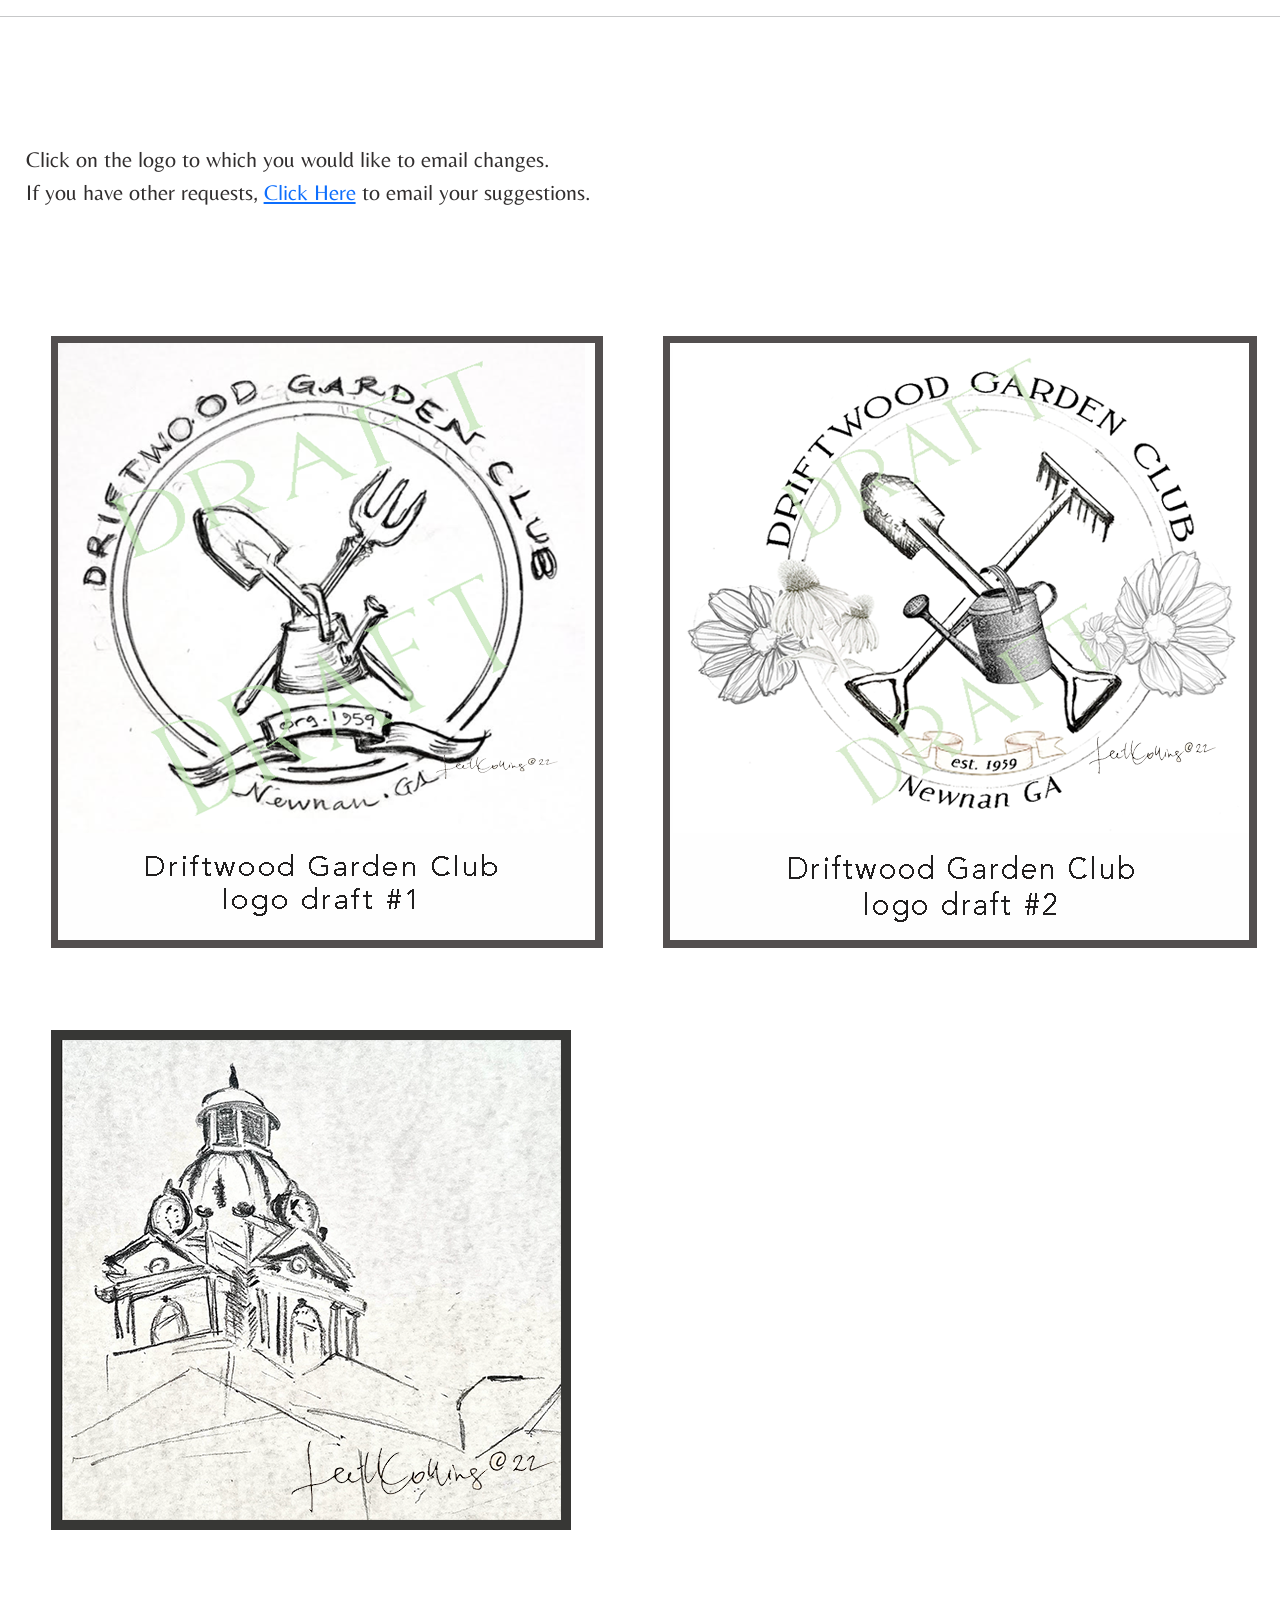
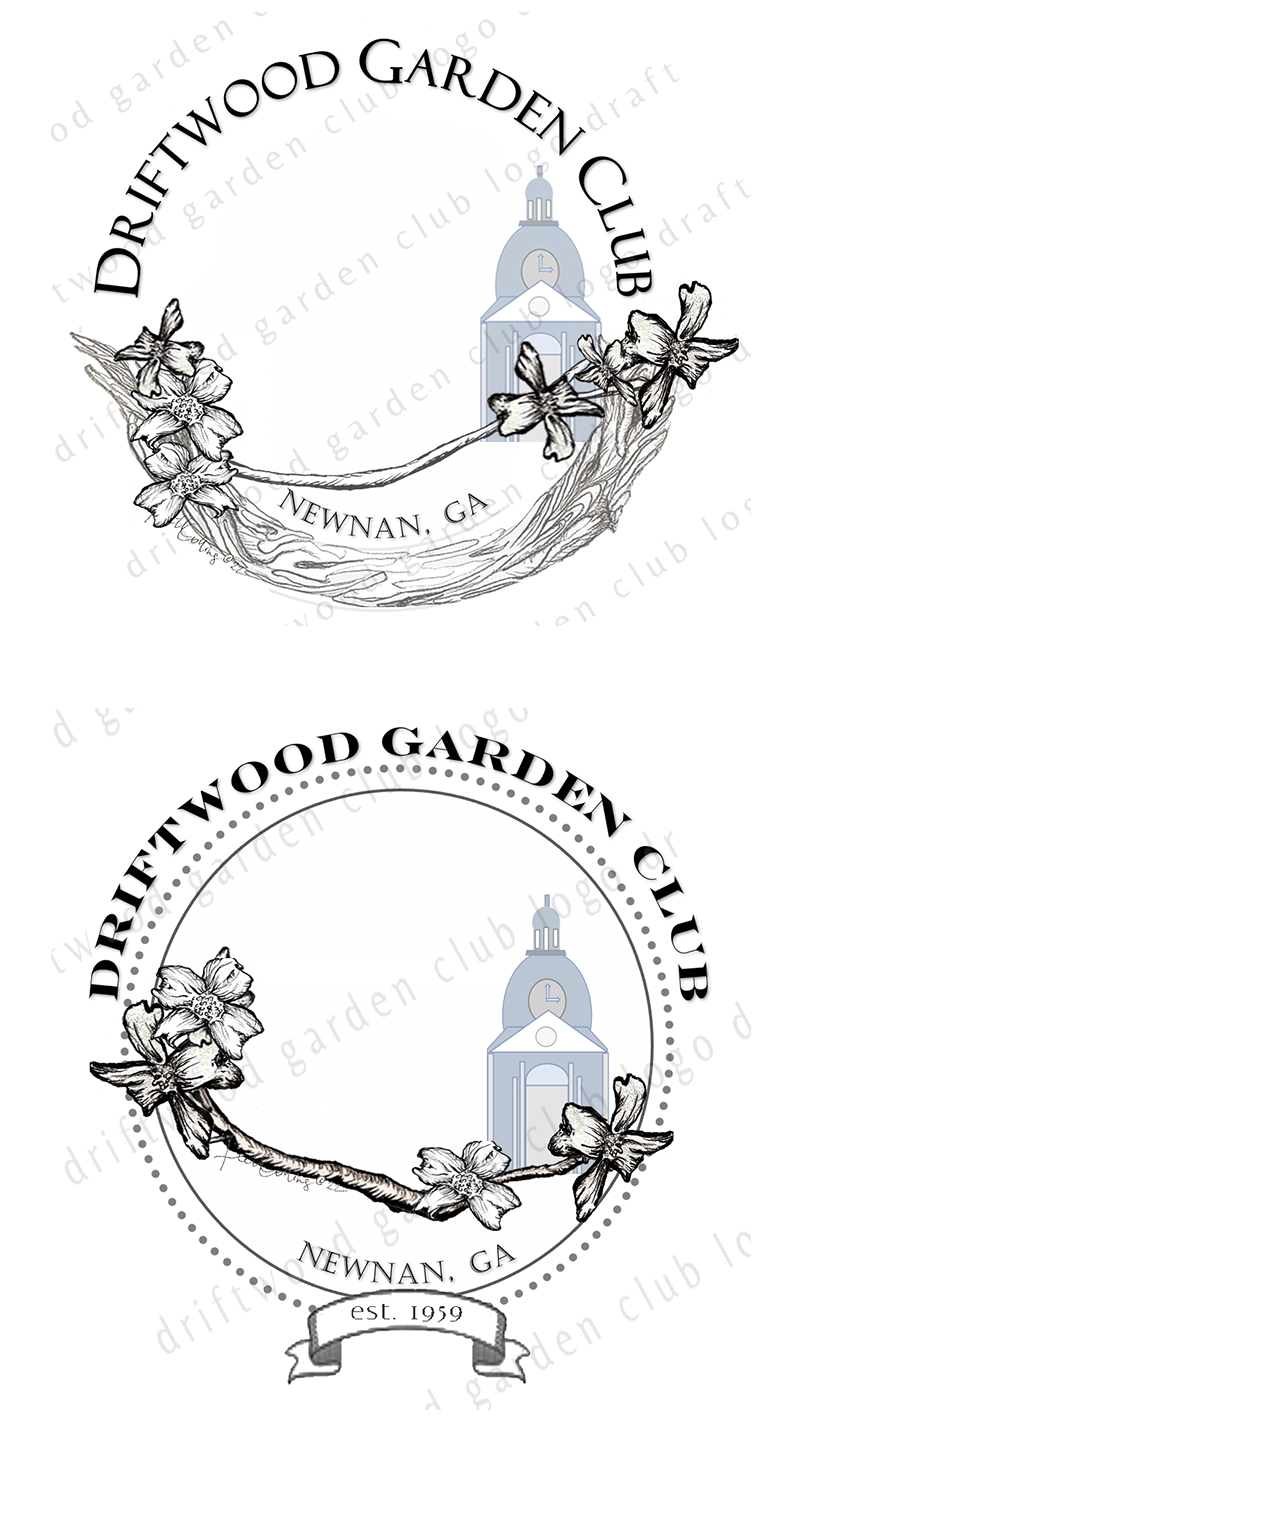
<file: indexNEWEST05022022.html>
<!doctype html>
<html lang="en">
  <head>

    <!-- Global site tag (gtag.js) - Google Analytics -->
<script async src="https://www.googletagmanager.com/gtag/js?id=G-PQ1KEWQZZH"></script>
<script>
  window.dataLayer = window.dataLayer || [];
  function gtag(){dataLayer.push(arguments);}
  gtag('js', new Date());

  gtag('config', 'G-PQ1KEWQZZH');
</script>
 
<!-- Required meta tags -->
<meta charset="utf-8">
<meta name="viewport" content="width=device-width, initial-scale=1">


<!-- Bootstrap CSS -->
<link href="https://cdn.jsdelivr.net/npm/bootstrap@5.0.0-beta2/dist/css/bootstrap.min.css" rel="stylesheet" integrity="sha384-BmbxuPwQa2lc/FVzBcNJ7UAyJxM6wuqIj61tLrc4wSX0szH/Ev+nYRRuWlolflfl" crossorigin="anonymous">

<link rel="preconnect" href="https://fonts.gstatic.com">
<link href="https://fonts.googleapis.com/css2?family=Montserrat:wght@300;400;500;600&family=Raleway&display=swap" rel="stylesheet">
<link href="css/index.css" rel="stylesheet" type="text/css">
<title>Driftwood Garden Club Logo Examples</title>
</head>




<body>


<!--leave this out
<div><p>&nbsp;</p></div>
  <div class="jumbotron">
    <h1 class="display-4">&nbsp;&nbsp;&nbsp;&nbsp; &nbsp;DRIFTWOOD GARDEN CLUB LOGO DRAFTS</h1>  
  </div>
  <hr>
-->


<!--leave this out
  <div><p>&nbsp;</p></div>
 
    <img src="images/dgcheader.png" width="600px" alt="Driftwood Garden Club logo drafts">
-->
  <hr>


<p>&nbsp;</p><p>&nbsp;</p>


  

<!--leave this section out
<div class="container">
  <div class="row">
    <div class="col">
      &nbsp;
    </div>
    <div class="col-md-auto">
      
<div class="col">
  <div class="card" style="width:40rem;">
    <img src="images/mobiledtcurrent03032021.png" class="card-img-top" alt="image copyright 2021 contact Lee Collins for image use">
    <div class="card-body">
      <h5 class="card-title">Research</h5>
      <p class="card-text">Research for my portfolio began with a 120-day action plan, creating a moodboard, 
        updating my resum&eacute;, a personal style guide followed by creating home resume desktop page.
      </p>
      
    </div>
  </div>
</div>
    </div>
    <div class="col">
      &nbsp;
    </div>
  </div>
</div>
-->

<div class="classcomments4">
Click on the logo to which you would like to email changes.
<p>If you have other requests, <a href="mailto:DriftwoodGClogo@outlook.com">Click Here</a> to email your suggestions.
  </p>
</div>

<p>&NonBreakingSpace;</p>
<p>&NonBreakingSpace;</p>


<table valign=”center”>
<tr>
<td width="50">&nbsp;</td>
<td>
<a href="mailto:DriftwoodGClogo@outlook.com ?subject=DGC logo draft 1">
<img src="images/dgcc12022.png" class="card-img-top" alt="Driftwood Garden Club logo draft 1. Copyright 2021. Ask permissions from Lee Collins before using or altering any art on this website">
</a>
<p>&nbsp;</p>
</td>

<td>&nbsp;&nbsp;&nbsp;&nbsp;&nbsp;&nbsp;&nbsp;&nbsp;&nbsp;&nbsp;&nbsp;&nbsp;&nbsp;&nbsp;</td>

<td valign=”right”>
<a href="mailto:DriftwoodGClogo@outlook.com ?subject=DGC logo draft 2">
<img src="images/dgci12022.png" class="card-img-top" alt="Driftwood Garden Club logo draft 2. Copyright 2021. Ask permissions from Lee Collins before using or altering any art on this website">
</a>  
<p>&nbsp;</p>
</td>
</tr>
</table>


<p>&nbsp;</p>




<table valign=”center”>
<tr>
<td width="50">&nbsp;</td>
<td>
<a href="mailto:DriftwoodGClogo@outlook.com ?subject=DGC Newnan Courthouse">
<img src="images/courthouse2.png" class="card-img-top" alt="Driftwood Garden Club logo drafts garden tools copyright 2022">
</a>
<p>&nbsp;</p>
</td>

<td>&nbsp;&nbsp;&nbsp;&nbsp;&nbsp;&nbsp;&nbsp;&nbsp;&nbsp;&nbsp;&nbsp;&nbsp;&nbsp;&nbsp;</td>



</tr>
</table>

<p>&nbsp;</p>
<table valign=”center”>
    <tr>
    <td width="50">&nbsp;</td>
    <td>
    <a href="mailto:DriftwoodGClogo@outlook.com ?subject=DGC logo draft 3.21.2022 with dogwood">
    <img src="images/dgclogo3212022dogwood.png" class="card-img-top" alt="Driftwood Garden Club logo drafts garden tools copyright 2022">
    </a>
    <p>&nbsp;</p>
    </td>
    
    <td>&nbsp;&nbsp;&nbsp;&nbsp;&nbsp;&nbsp;&nbsp;&nbsp;&nbsp;&nbsp;&nbsp;&nbsp;&nbsp;&nbsp;</td>
    
    
    
    </tr>
    </table>

<p>&nbsp;</p>
<table valign=”center”>
    <tr>
    <td width="50">&nbsp;</td>
    <td>
    <a href="mailto:DriftwoodGClogo@outlook.com ?subject=DGC logo draft 3.21.2022 with dogwood">
    <img src="images/dgclogo03212022dogwood4.png" class="card-img-top" alt="Driftwood Garden Club logo drafts garden tools copyright 2022">
    </a>
    <p>&nbsp;</p>
    </td>
    
    <td>&nbsp;&nbsp;&nbsp;&nbsp;&nbsp;&nbsp;&nbsp;&nbsp;&nbsp;&nbsp;&nbsp;&nbsp;&nbsp;&nbsp;</td>
    
    
    
    </tr>
    </table>




<!--leave this out
<div class="classcomments1">
This concludes the case study for Lee Collins
</div>
-->

<p>&nbsp;</p>
<p>&nbsp;</p>




</body>

<script src="https://cdn.jsdelivr.net/npm/@popperjs/core@2.6.0/dist/umd/popper.min.js" integrity="sha384-KsvD1yqQ1/1+IA7gi3P0tyJcT3vR+NdBTt13hSJ2lnve8agRGXTTyNaBYmCR/Nwi" crossorigin="anonymous"></script>
<script src="https://cdn.jsdelivr.net/npm/bootstrap@5.0.0-beta2/dist/js/bootstrap.min.js" integrity="sha384-nsg8ua9HAw1y0W1btsyWgBklPnCUAFLuTMS2G72MMONqmOymq585AcH49TLBQObG" crossorigin="anonymous"></script>

</html>
</file>
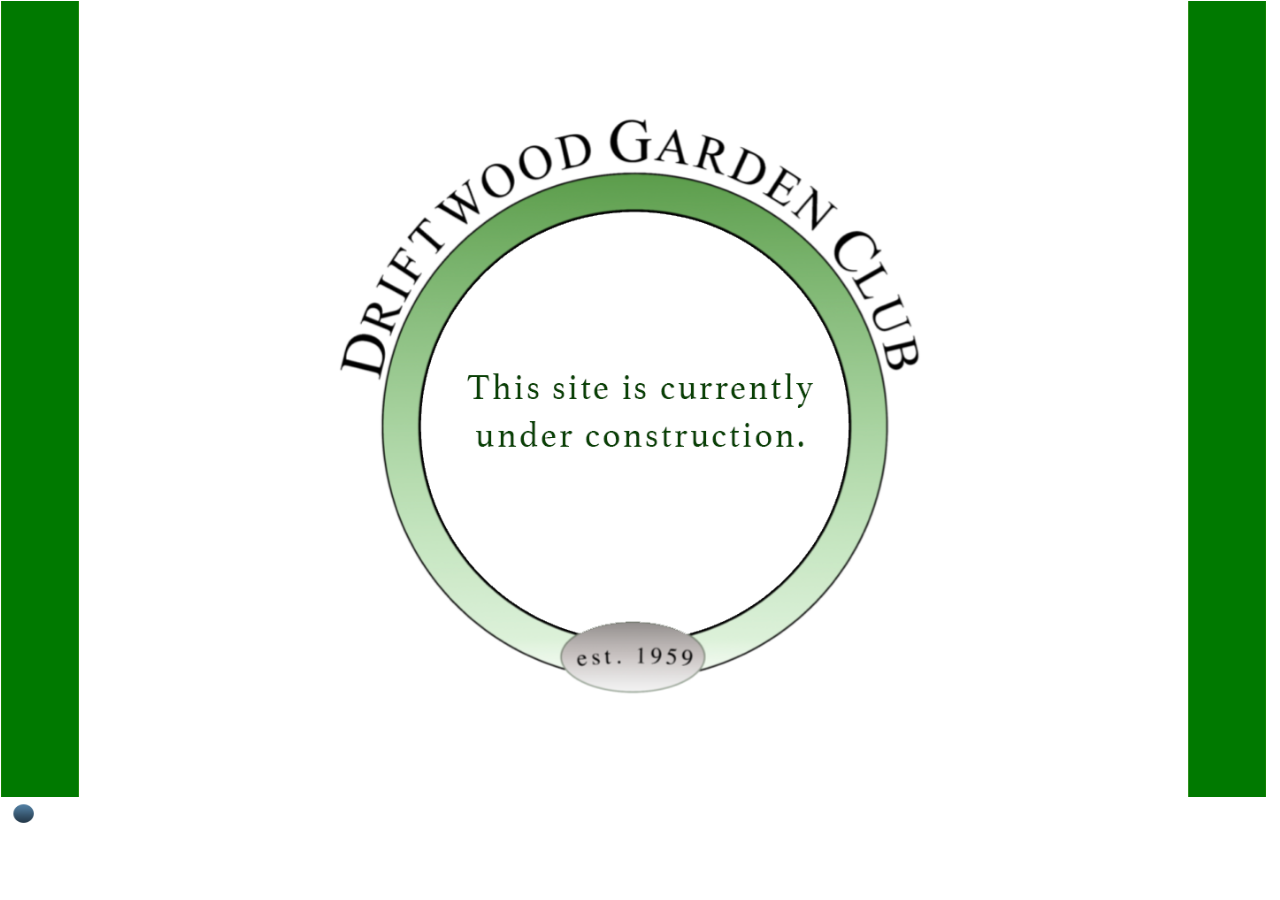
<file: indexOLD05032022.html>
<!doctype html>
<html lang="en">
  <head>

    <!-- Global site tag (gtag.js) - Google Analytics -->
<script async src="https://www.googletagmanager.com/gtag/js?id=G-PQ1KEWQZZH"></script>
<script>
  window.dataLayer = window.dataLayer || [];
  function gtag(){dataLayer.push(arguments);}
  gtag('js', new Date());

  gtag('config', 'G-PQ1KEWQZZH');
</script>
    <!-- Required meta tags -->
    <meta charset="utf-8">
    <meta name="viewport" content="width=device-width, initial-scale=1">
    

    <!-- Bootstrap CSS -->
    <link href="https://cdn.jsdelivr.net/npm/bootstrap@5.0.0-beta2/dist/css/bootstrap.min.css" rel="stylesheet" integrity="sha384-BmbxuPwQa2lc/FVzBcNJ7UAyJxM6wuqIj61tLrc4wSX0szH/Ev+nYRRuWlolflfl" crossorigin="anonymous">

    <link rel="preconnect" href="https://fonts.gstatic.com">
    <link href="https://fonts.googleapis.com/css2?family=Montserrat:wght@300;400;500;600&family=Raleway&display=swap" rel="stylesheet">
    <link href="css/index.css" rel="stylesheet" type="text/css">
    <title>Driftwood Garden Club Logo Examples</title>
  </head>




  <body>
    

 <!--leave this out
   <div><p>&nbsp;</p></div>
      <div class="jumbotron">
        <h1 class="display-4">&nbsp;&nbsp;&nbsp;&nbsp; &nbsp;DRIFTWOOD GARDEN CLUB LOGO DRAFTS</h1>  
      </div>
      <hr>
    -->


    <!-- leave this image out
      <div="justify-content-md-center"><p>&nbsp;</p></div>
     
        <img src="images/dgcheader.png" width="600px" alt="Driftwood Garden Club logo drafts">
      
      <hr>


<p>&nbsp;</p><p>&nbsp;</p>

    -->

      

<!--leave this section out
    <div class="container">
      <div class="row">
        <div class="col">
          &nbsp;
        </div>
        <div class="col-md-auto">
          
    <div class="col">
      <div class="card" style="width:40rem;">
        <img src="images/mobiledtcurrent03032021.png" class="card-img-top" alt="image copyright 2021 contact Lee Collins for image use">
        <div class="card-body">
          <h5 class="card-title">Research</h5>
          <p class="card-text">Research for my portfolio began with a 120-day action plan, creating a moodboard, 
            updating my resum&eacute;, a personal style guide followed by creating home resume desktop page.
          </p>
          
        </div>
      </div>
    </div>
        </div>
        <div class="col">
          &nbsp;
        </div>
      </div>
    </div>
  -->


  <!--leave this section out for time being
  <div class="classcomments4">
    Click on the logo to which you would like to email changes.
    <p>If you have other requests, <a href="mailto:DriftwoodGClogo@outlook.com">Click Here</a> to email your suggestions.
      </p>
  </div>
-->


<!-- leave these spaces out
<p>&NonBreakingSpace;</p>
<p>&NonBreakingSpace;</p>
-->

<!--replacing this with pdf below
<table valign=”center” width="90%"> 
  <tr>
  <td width="20%">&nbsp;</td> <td>&nbsp;&nbsp;&nbsp;&nbsp;&nbsp;&nbsp;</td> <td>
    <a href="mailto:DriftwoodGClogo@outlook.com ?subject=DGC SITE DOWN - request">
     
<img src="images/UnderConstruction.png" class="card-img-top" alt="Driftwood Garden Club">
  </a>
<p>&nbsp;</p>
  </td>
  
  <td>&nbsp;&nbsp;&nbsp;&nbsp;;</td>
  

  </tr>
  </table>
-->

<table valign=”center” width="99%"> 
  <tr>
  <td>
    <a href="indexUC.html">
     
      <img src="images/dg-uc05042022.png" class="card-img-top" alt="Driftwood Garden Club logo drafts">
        </a>

  </td>
  </tr>
  </table>
  <table valign=”center” width="99%"> 
    <tr>
    <td>
      <a href="05032022review.html">
       
        <img src="images/hollymitchell.png" class="card-img-top" alt="Driftwood Garden Club logo drafts">
          </a>
  
    </td>
    </tr>
    </table>

  

    
    
    </div>
 



  </table>

 



  <p></p>
 

 


  

<!--leave this out
<div class="classcomments1">
This concludes the case study for Lee Collins
</div>
-->





  </body>

  <script src="https://cdn.jsdelivr.net/npm/@popperjs/core@2.6.0/dist/umd/popper.min.js" integrity="sha384-KsvD1yqQ1/1+IA7gi3P0tyJcT3vR+NdBTt13hSJ2lnve8agRGXTTyNaBYmCR/Nwi" crossorigin="anonymous"></script>
  <script src="https://cdn.jsdelivr.net/npm/bootstrap@5.0.0-beta2/dist/js/bootstrap.min.js" integrity="sha384-nsg8ua9HAw1y0W1btsyWgBklPnCUAFLuTMS2G72MMONqmOymq585AcH49TLBQObG" crossorigin="anonymous"></script>
  
</html>
</file>
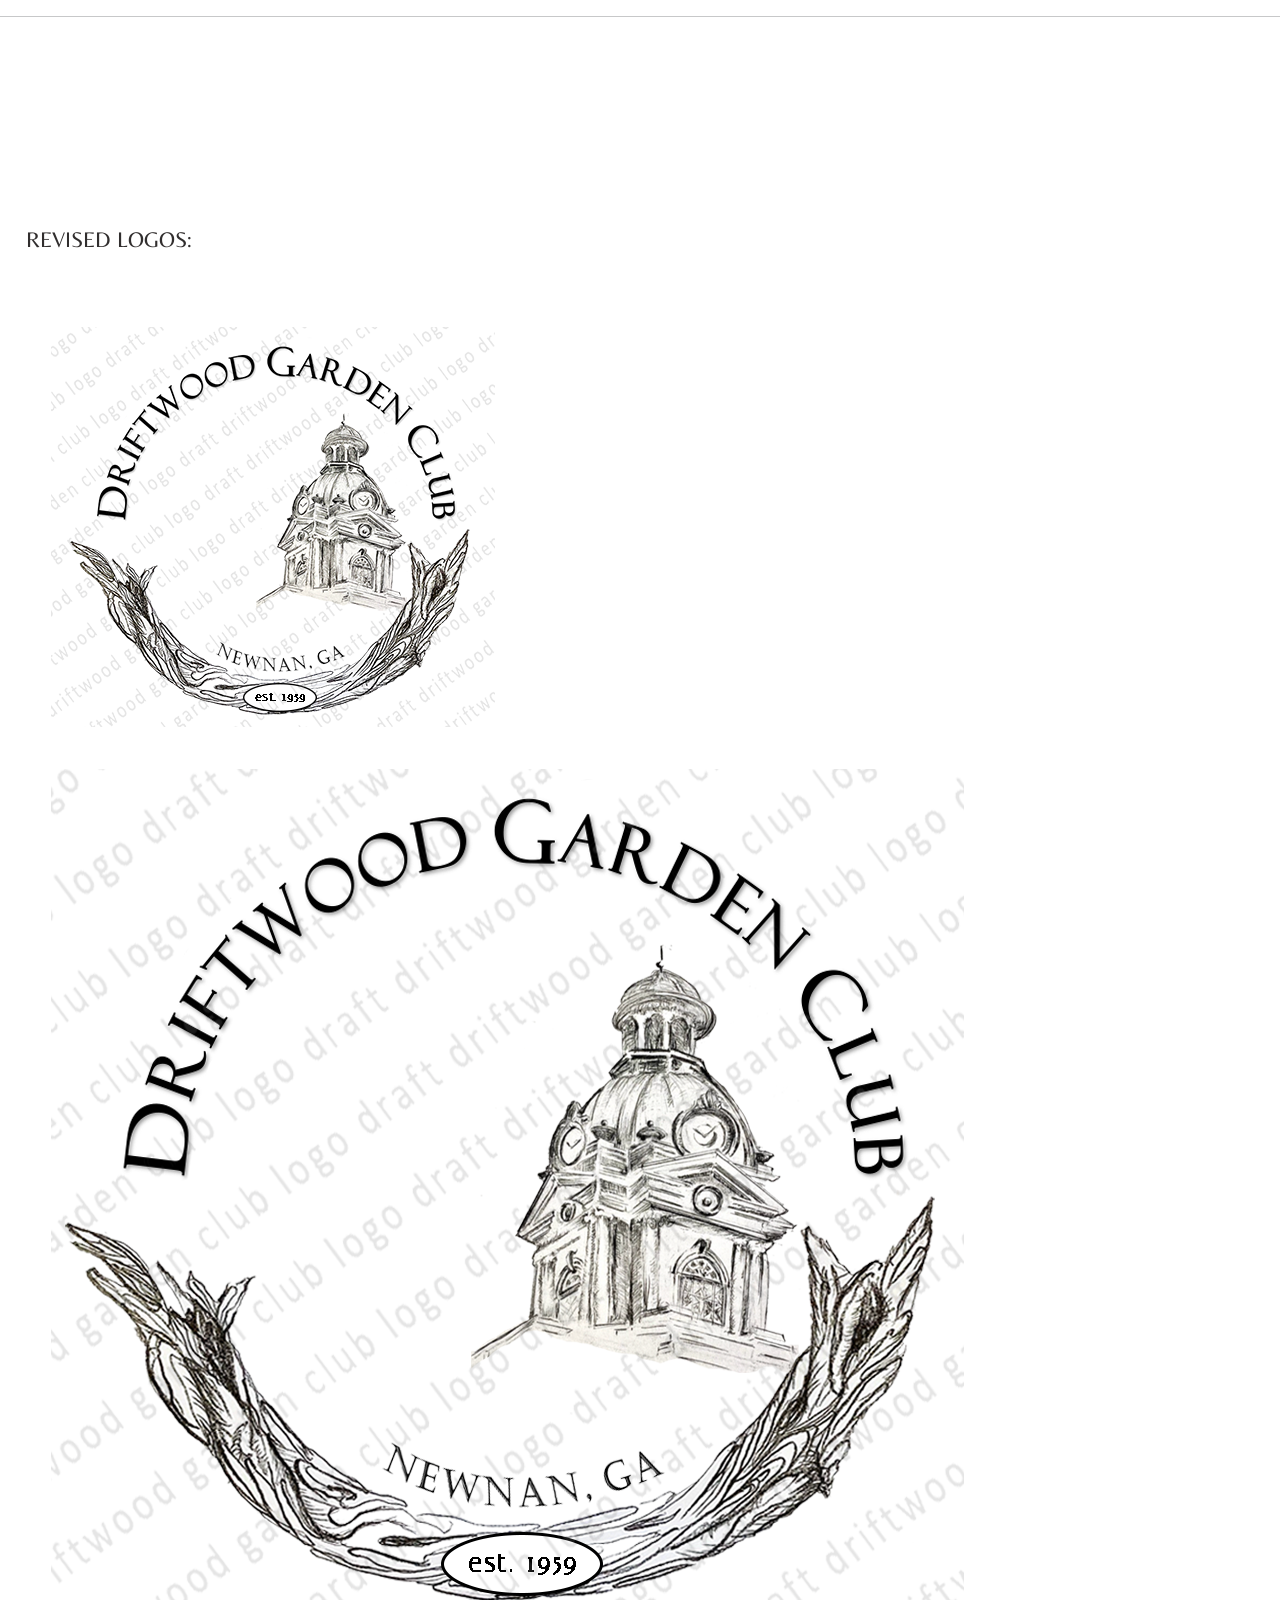
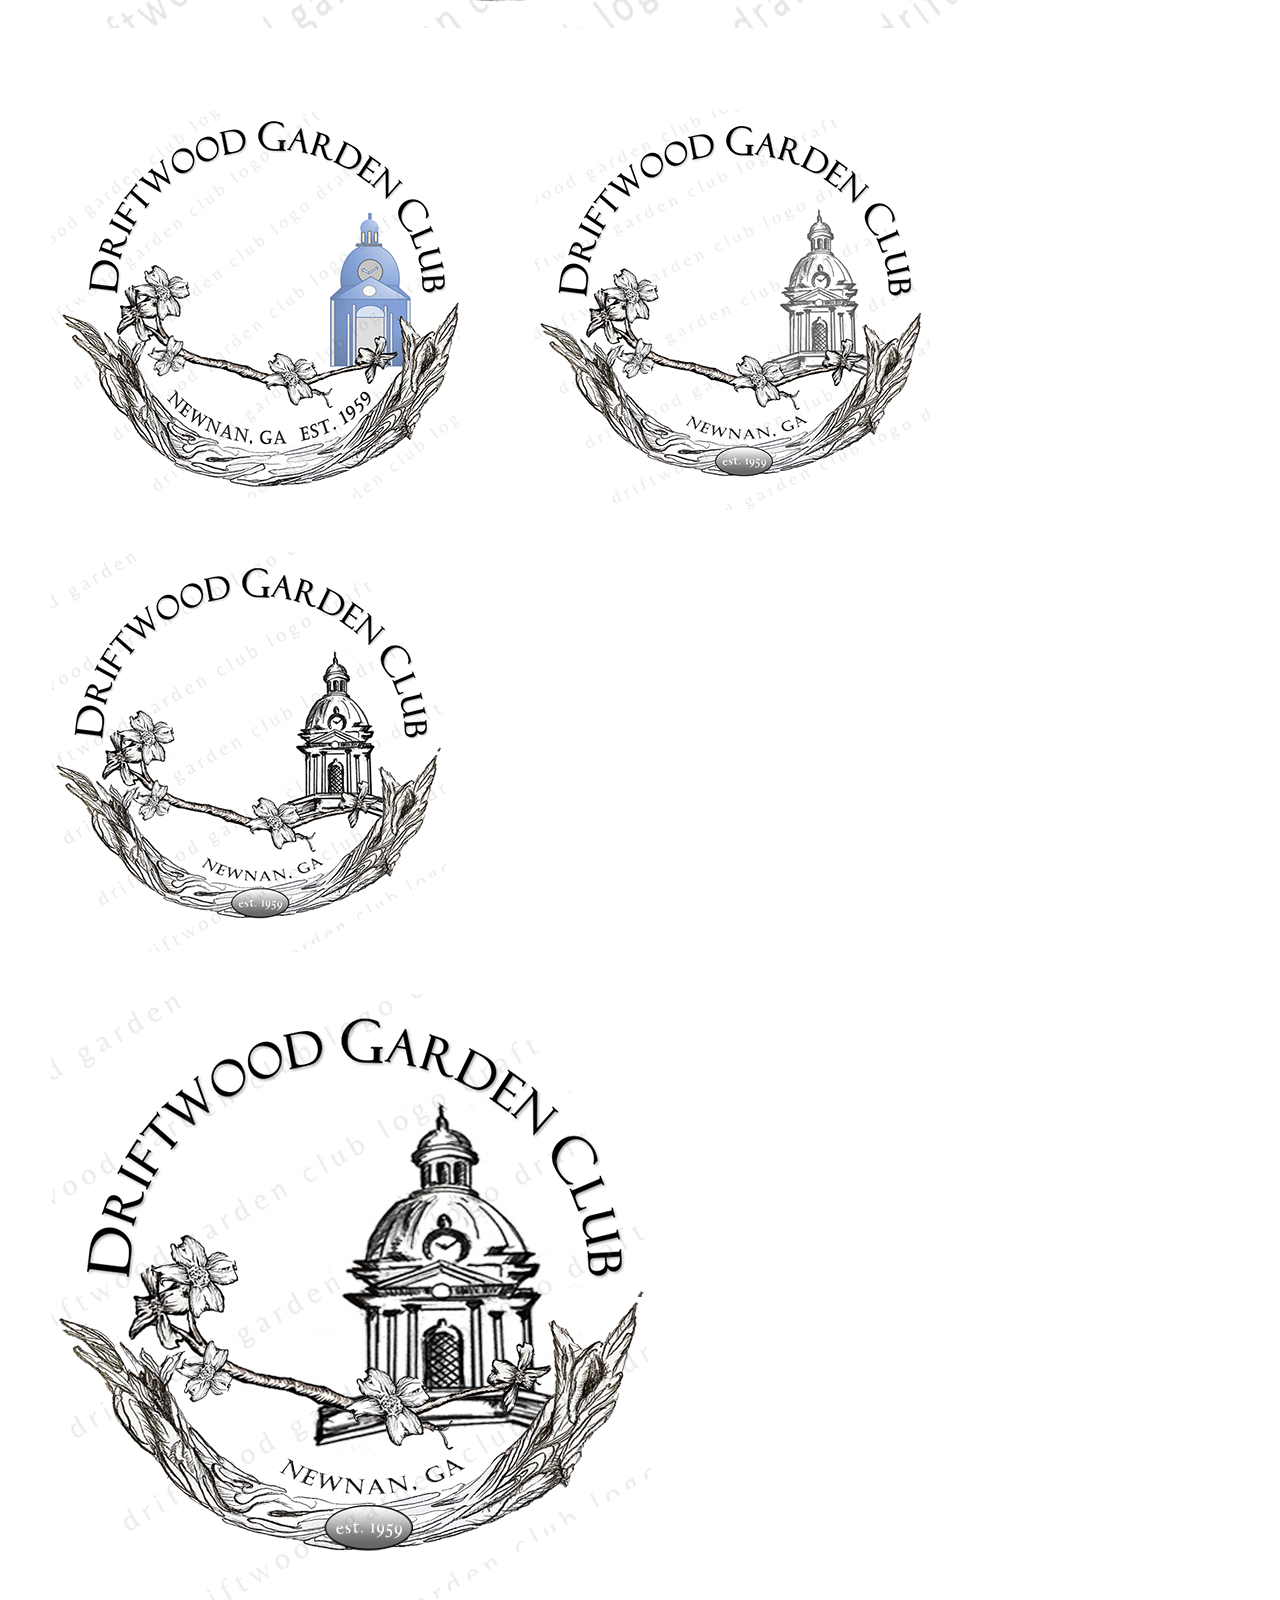
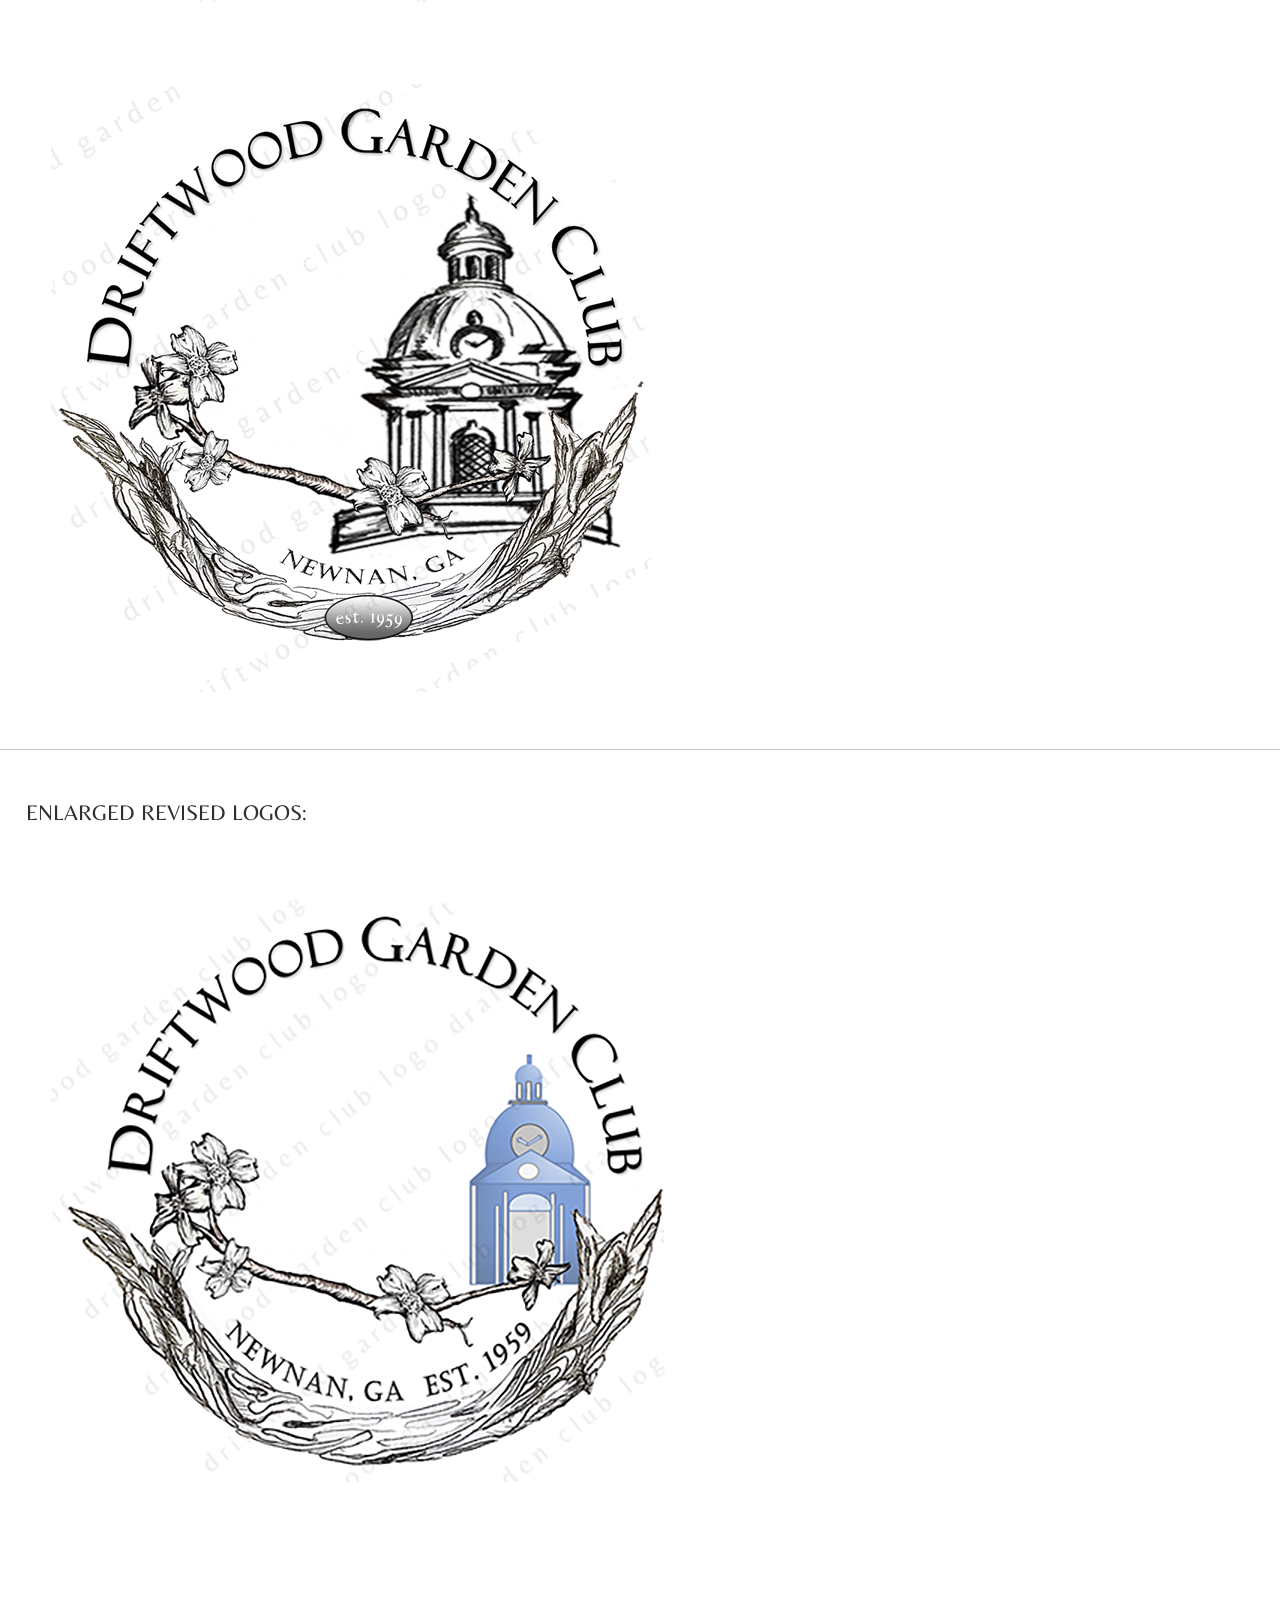
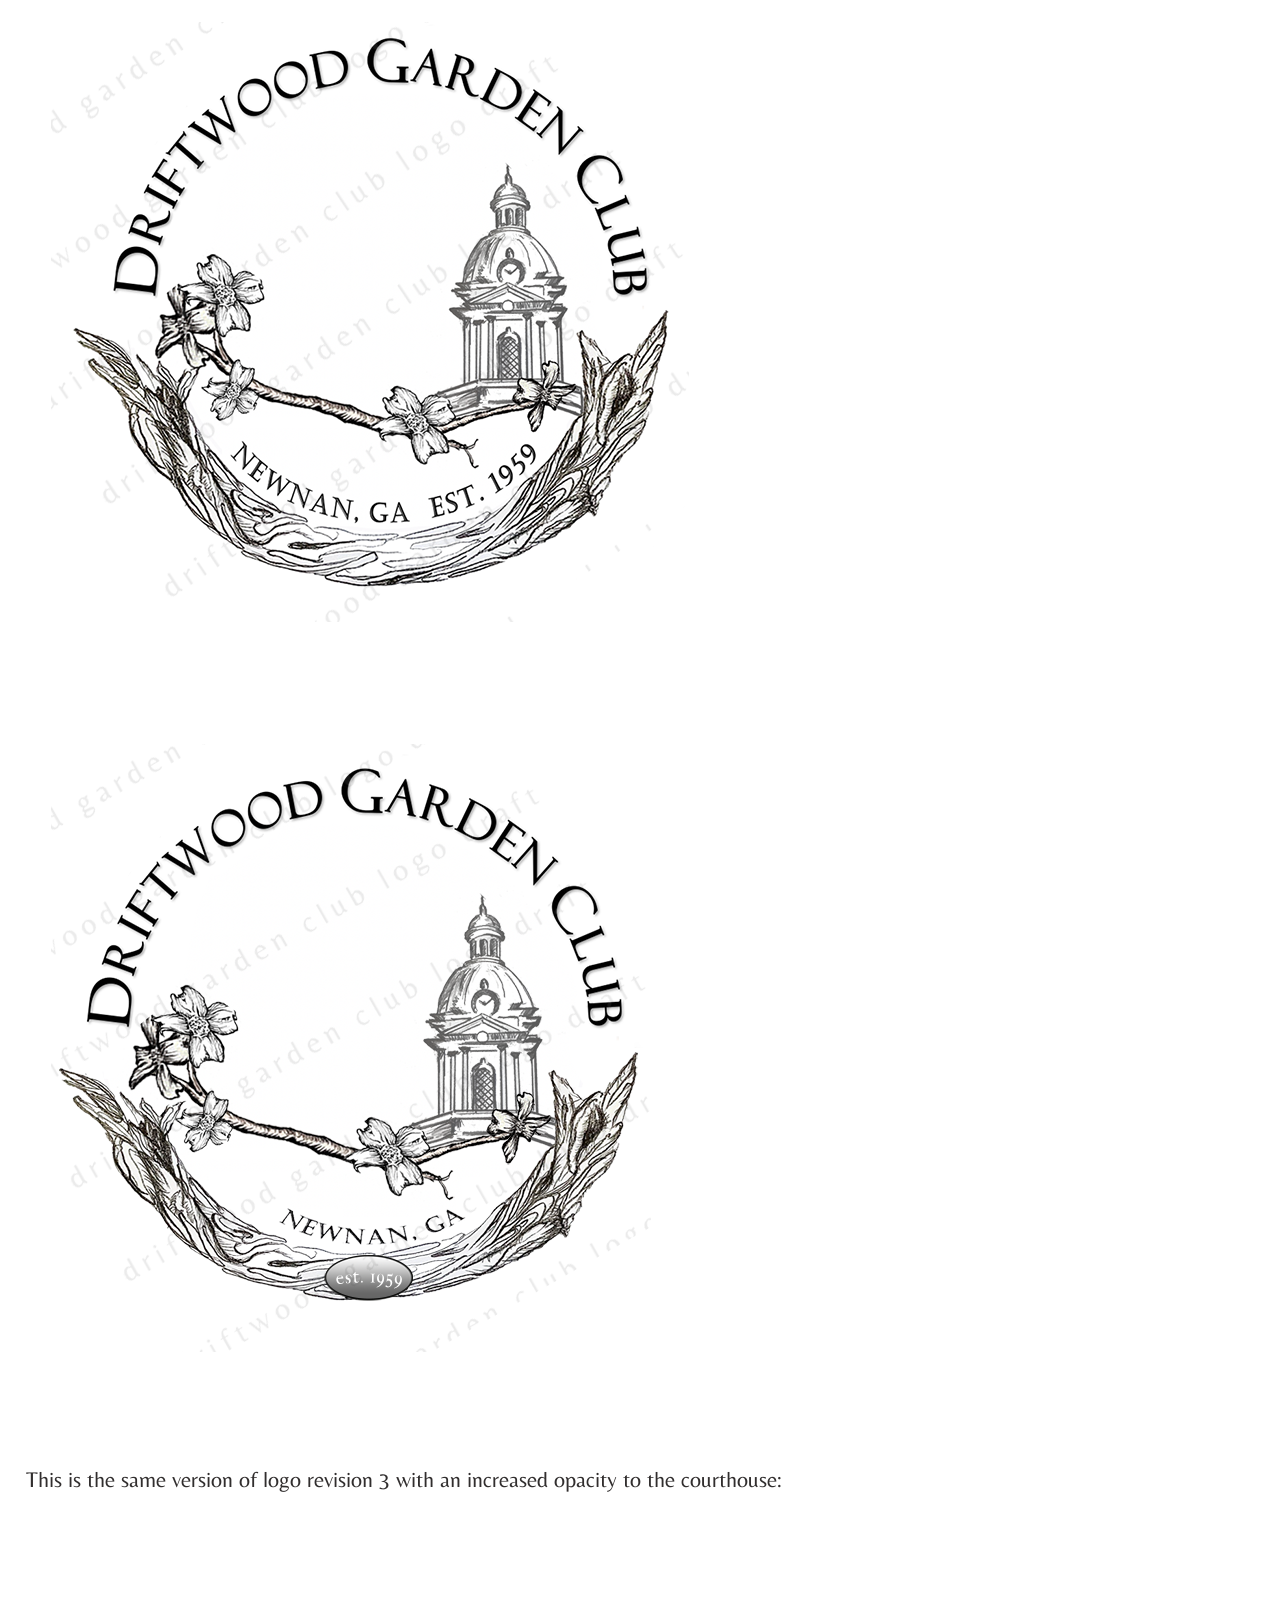
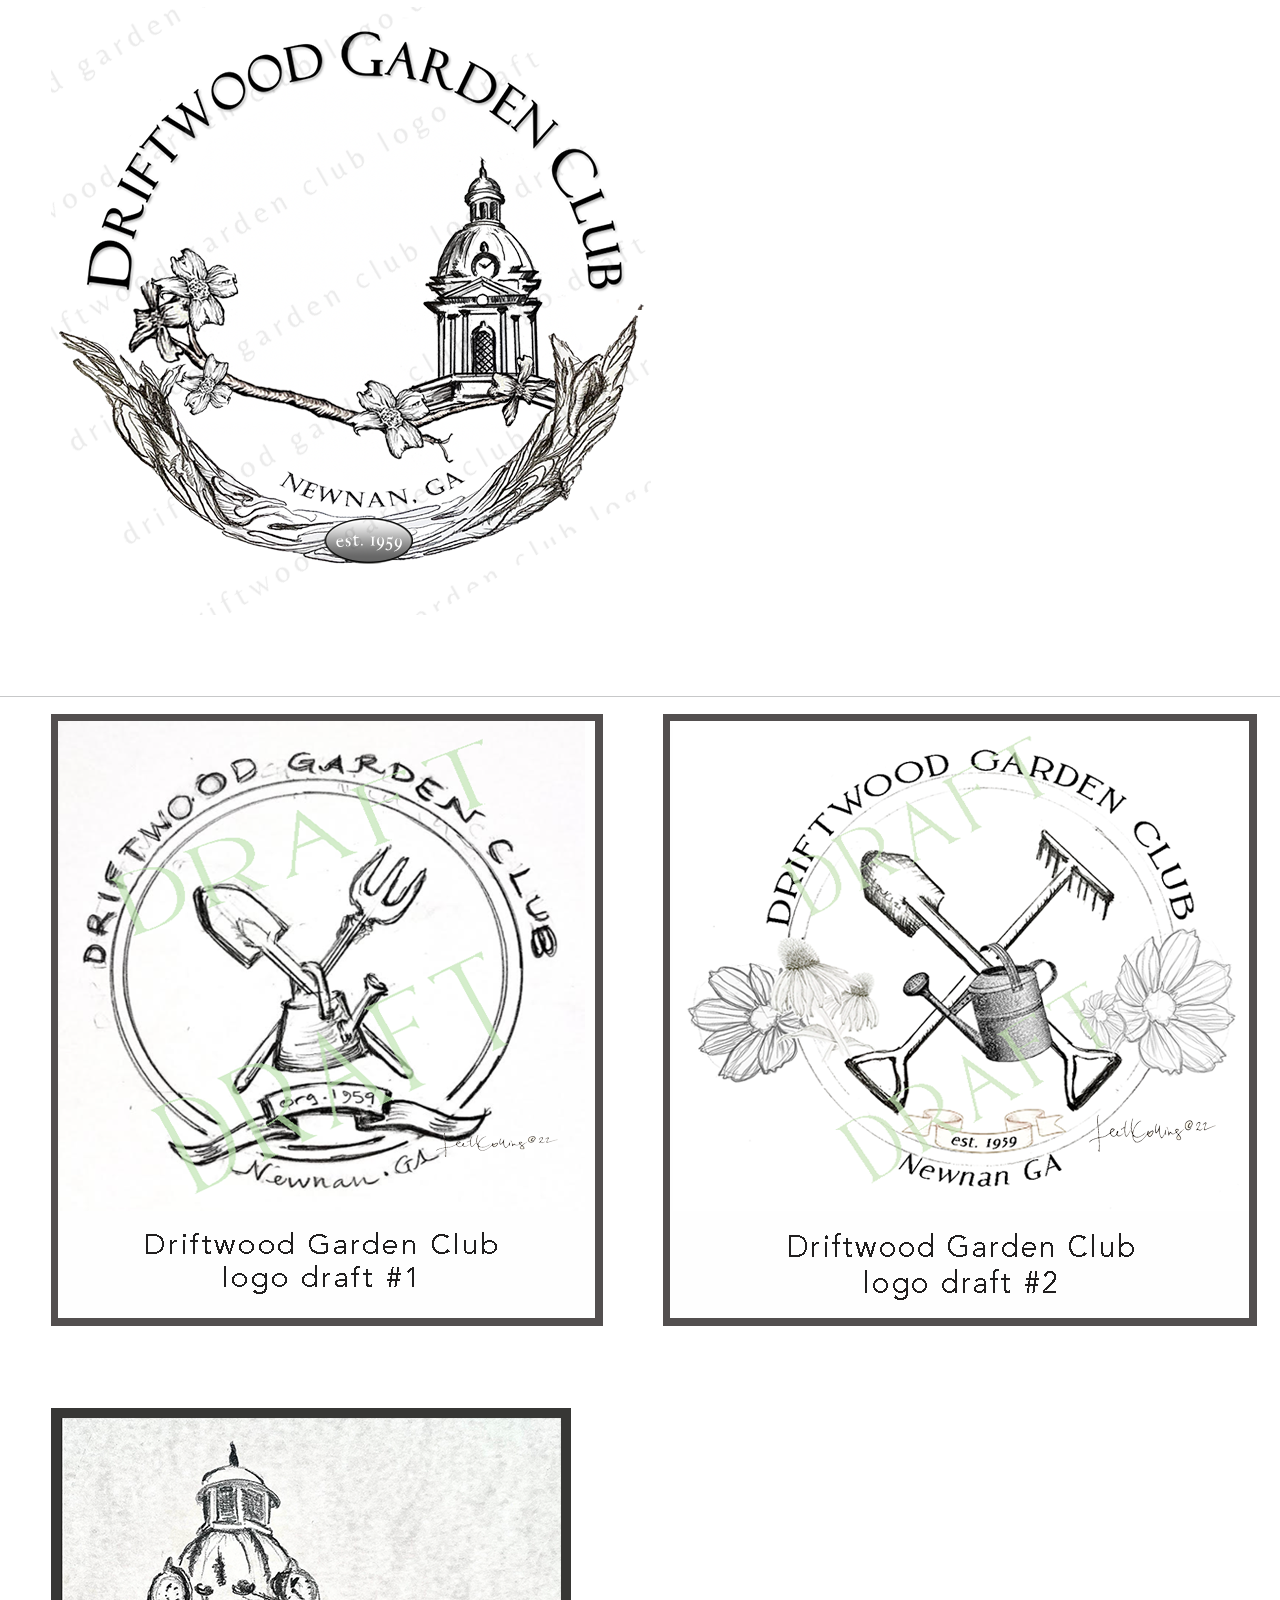
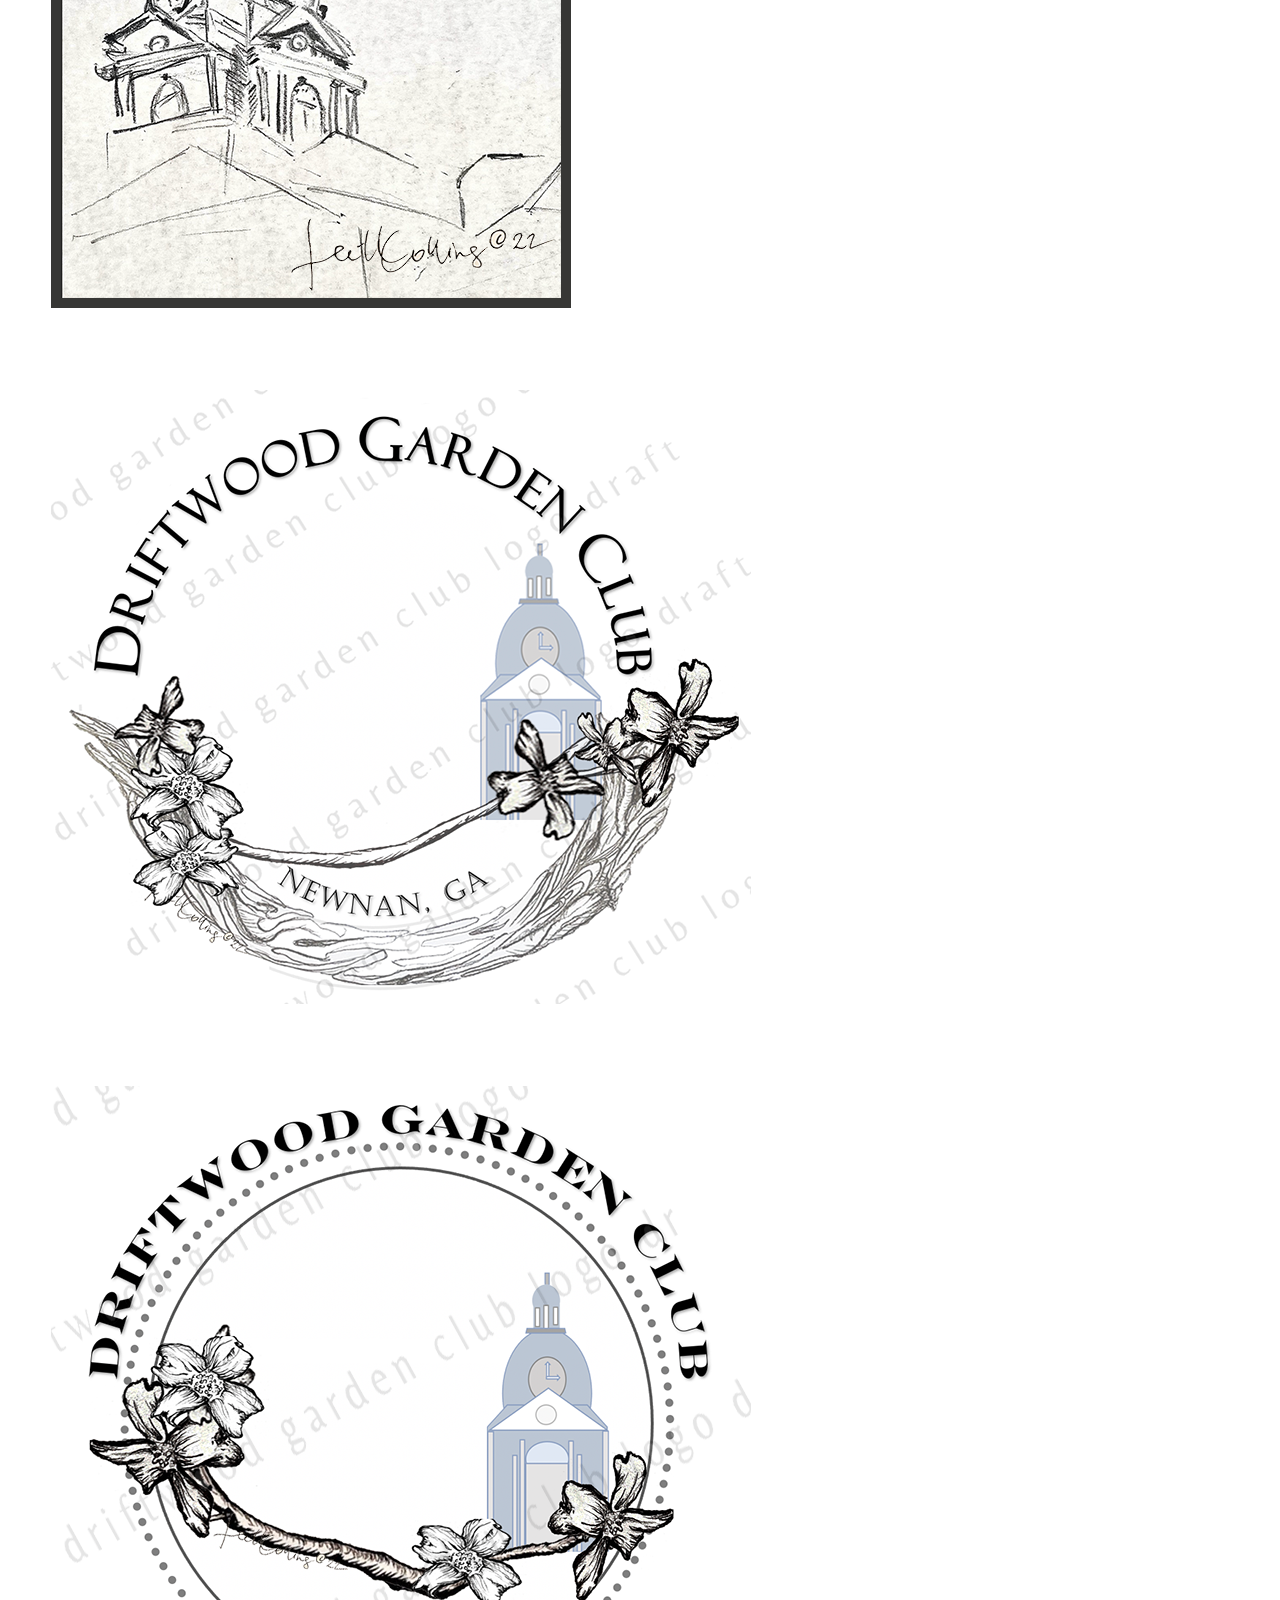
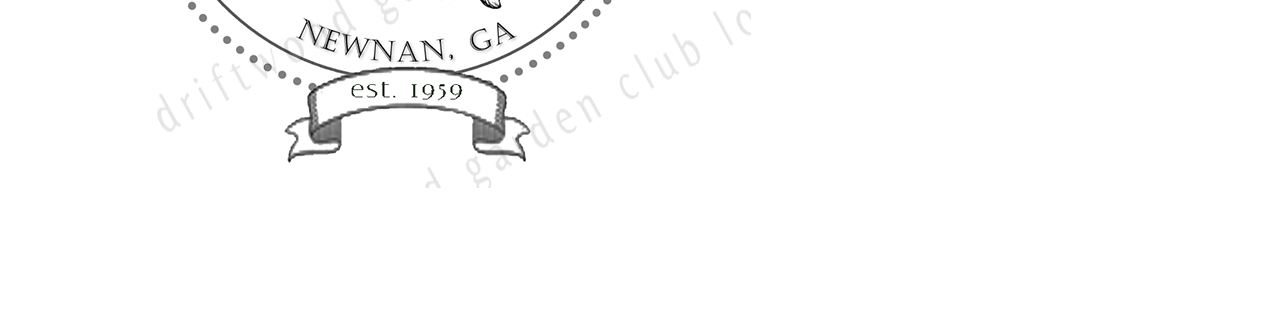
<file: indexOLD08222022.html>
<!doctype html>
<html lang="en">
  <head>

    <!-- Global site tag (gtag.js) - Google Analytics -->
<script async src="https://www.googletagmanager.com/gtag/js?id=G-PQ1KEWQZZH"></script>
<script>
  window.dataLayer = window.dataLayer || [];
  function gtag(){dataLayer.push(arguments);}
  gtag('js', new Date());

  gtag('config', 'G-PQ1KEWQZZH');
</script>
 
<!-- Required meta tags -->
<meta charset="utf-8">
<meta name="viewport" content="width=device-width, initial-scale=1">


<!-- Bootstrap CSS -->
<link href="https://cdn.jsdelivr.net/npm/bootstrap@5.0.0-beta2/dist/css/bootstrap.min.css" rel="stylesheet" integrity="sha384-BmbxuPwQa2lc/FVzBcNJ7UAyJxM6wuqIj61tLrc4wSX0szH/Ev+nYRRuWlolflfl" crossorigin="anonymous">

<link rel="preconnect" href="https://fonts.gstatic.com">
<link href="https://fonts.googleapis.com/css2?family=Montserrat:wght@300;400;500;600&family=Raleway&display=swap" rel="stylesheet">
<link href="css/index.css" rel="stylesheet" type="text/css">
<title>Driftwood Garden Club Logo Examples</title>
</head>




<body>


<!--leave this out
<div><p>&nbsp;</p></div>
  <div class="jumbotron">
    <h1 class="display-4">&nbsp;&nbsp;&nbsp;&nbsp; &nbsp;DRIFTWOOD GARDEN CLUB LOGO DRAFTS</h1>  
  </div>
  <hr>
-->


<!--leave this out
  <div><p>&nbsp;</p></div>
 
    <img src="images/dgcheader.png" width="600px" alt="Driftwood Garden Club logo drafts">
-->
  <hr>


<p>&nbsp;</p><p>&nbsp;</p>


  

<!--leave this section out
<div class="container">
  <div class="row">
    <div class="col">
      &nbsp;
    </div>
    <div class="col-md-auto">
      
<div class="col">
  <div class="card" style="width:40rem;">
    <img src="images/mobiledtcurrent03032021.png" class="card-img-top" alt="image copyright 2021 contact Lee Collins for image use">
    <div class="card-body">
      <h5 class="card-title">Research</h5>
      <p class="card-text">Research for my portfolio began with a 120-day action plan, creating a moodboard, 
        updating my resum&eacute;, a personal style guide followed by creating home resume desktop page.
      </p>
      
    </div>
  </div>
</div>
    </div>
    <div class="col">
      &nbsp;
    </div>
  </div>
</div>
-->


<!--leave this section out
<div class="classcomments4">
Click on the logo to which you would like to email changes.
<p>If you have other requests, <a href="mailto:DriftwoodGClogo@outlook.com">Click Here</a> to email your suggestions.
  </p>
</div>
-->
<p>&NonBreakingSpace;</p>
<p>&NonBreakingSpace;</p>





<div class="classcomments4">
    REVISED LOGOS:
    </div>
  

    <p>&nbsp;</p>
<table valign=”center”>
    <tr>
    <td width="50">&nbsp;</td>
    <td>
    
    <img src="images/revision1small08212022.png" alt="Driftwood Garden Club logo draft copyright 2022">
    
    <p>&nbsp;</p>
    </td>
  </tr>

  <tr>
    <td width="50">&nbsp;</td>
    <td>
      <img src="images/revision108212022.png" alt="Driftwood Garden Club logo draft copyright 2022">
    
    <p>&nbsp;</p>
    </td>
  </tr>
 
  <!--leave this image out
  <tr>
    <td>&nbsp;&nbsp;&nbsp;&nbsp;&nbsp;&nbsp;&nbsp;&nbsp;&nbsp;&nbsp;&nbsp;&nbsp;&nbsp;&nbsp;</td>
    
    <td>
       
            <img src="images/revision305032022.png" alt="Driftwood Garden Club logo draft copyright 2022">
        
        <p>&nbsp;</p>
        </td>
    
    </tr>
  -->
    </table>


<p>&nbsp;</p>
<table valign=”center”>
    <tr>
    <td width="50">&nbsp;</td>
    <td>
    <a href="mailto:DriftwoodGClogo@outlook.com ?subject=DGC revised logo No. 1 draft 05.03.2022">
    <img src="images/revision105032022.png" alt="Driftwood Garden Club logo draft copyright 2022">
    </a>
    <p>&nbsp;</p>
    </td>
    
    <td>&nbsp;&nbsp;&nbsp;&nbsp;&nbsp;&nbsp;&nbsp;&nbsp;&nbsp;&nbsp;&nbsp;&nbsp;&nbsp;&nbsp;</td>
    
    <td>
        <a href="mailto:DriftwoodGClogo@outlook.com ?subject=DGC revised logo No. 3 draft 05.03.2022">
            <img src="images/revision305032022.png" alt="Driftwood Garden Club logo draft copyright 2022">
        </a>
        <p>&nbsp;</p>
        </td>
    
    </tr>
    </table>
<table valign=”center”>
    <tr>
    <td width="50">&nbsp;</td>
    <td>
    <a href="mailto:DriftwoodGClogo@outlook.com ?subject=DGC revised logo No. 3 draft 05.03.2022 opacity change">
    <img src="images/revision305032022opacitychange.png" alt="Driftwood Garden Club logo draft copyright 2022">
    </a>
    <p>&nbsp;</p>
    </td>
    
    <td>&nbsp;&nbsp;&nbsp;&nbsp;&nbsp;&nbsp;&nbsp;&nbsp;&nbsp;&nbsp;&nbsp;&nbsp;&nbsp;&nbsp;</td>
    
    
    
    </tr>
    </table>



    <table valign=”center”>
        <tr>
        <td width="50">&nbsp;</td>
        <td>
        <a href="mailto:DriftwoodGClogo@outlook.com ?subject=DGC revised logo No. 3 draft 05.03.2022 opacity change">
        <img src="images/revisioncourthouselarge.png" alt="Driftwood Garden Club logo draft copyright 2022">
        </a>
        <p>&nbsp;</p>
        </td>
        
        <td>&nbsp;&nbsp;&nbsp;&nbsp;&nbsp;&nbsp;&nbsp;&nbsp;&nbsp;&nbsp;&nbsp;&nbsp;&nbsp;&nbsp;</td>
        
        
        
        </tr>
        </table>

        <p>&nbsp;</p>



    <table valign=”center”>
        <tr>
        <td width="50">&nbsp;</td>
        <td>
        <a href="mailto:DriftwoodGClogo@outlook.com ?subject=DGC revised logo No. 3 draft 05.03.2022 cthouse large 2">
        <img src="images/revisioncourthouselarge2.png" alt="Driftwood Garden Club logo draft copyright 2022">
        </a>
        <p>&nbsp;</p>
        </td>
        
        <td>&nbsp;&nbsp;&nbsp;&nbsp;&nbsp;&nbsp;&nbsp;&nbsp;&nbsp;&nbsp;&nbsp;&nbsp;&nbsp;&nbsp;</td>
        
        
        
        </tr>
        </table>
<hr>

<div class="classcomments4">
    ENLARGED REVISED LOGOS:
    </div>


<p>&nbsp;</p>
<table valign=”center”>
<tr>
<td width="50">&nbsp;</td>
<td>
<a href="mailto:DriftwoodGClogo@outlook.com ?subject=DGC revised logo No. 1 draft 05.03.2022">
<img src="images/revision105032022large.png" class="card-img-top" alt="Driftwood Garden Club logo draft copyright 2022">
</a>
<p>&nbsp;</p>
</td>

<td>&nbsp;&nbsp;&nbsp;&nbsp;&nbsp;&nbsp;&nbsp;&nbsp;&nbsp;&nbsp;&nbsp;&nbsp;&nbsp;&nbsp;</td>
</tr>
</table>

<p>&nbsp;</p>
<p>&nbsp;</p>
<table valign=”center”>
<tr>
<td width="50">&nbsp;</td>
<td>
<a href="mailto:DriftwoodGClogo@outlook.com ?subject=DGC revised logo No. 2 draft 05.03.2022">
<img src="images/revision205032022large.png" class="card-img-top" alt="Driftwood Garden Club logo draft copyright 2022">
</a>
<p>&nbsp;</p>
</td>

<td>&nbsp;&nbsp;&nbsp;&nbsp;&nbsp;&nbsp;&nbsp;&nbsp;&nbsp;&nbsp;&nbsp;&nbsp;&nbsp;&nbsp;</td>
</tr>
</table>


<p>&nbsp;</p>
<p>&nbsp;</p>
<table valign=”center”>
<tr>
<td width="50">&nbsp;</td>
<td>
<a href="mailto:DriftwoodGClogo@outlook.com ?subject=DGC revised logo No. 3 draft 05.03.2022">
<img src="images/revision305032022large.png" class="card-img-top" alt="Driftwood Garden Club logo draft copyright 2022">
</a>
<p>&nbsp;</p>
</td>

<td>&nbsp;&nbsp;&nbsp;&nbsp;&nbsp;&nbsp;&nbsp;&nbsp;&nbsp;&nbsp;&nbsp;&nbsp;&nbsp;&nbsp;</td>
</tr>
</table>

<p>&nbsp;</p>



<div class="classcomments4">
    This is the same version of logo revision 3 with an increased opacity to the courthouse:
    </div>
<p>&nbsp;</p>
<p>&nbsp;</p>
<table valign=”center”>
<tr>
<td width="50">&nbsp;</td>
<td>
<a href="mailto:DriftwoodGClogo@outlook.com ?subject=DGC revised logo No. 3 draft 05.03.2022 - opacity cgange">
<img src="images/revision305032022largeopacitychange.png" class="card-img-top" alt="Driftwood Garden Club logo draft copyright 2022">
</a>
<p>&nbsp;</p>
</td>

<td>&nbsp;&nbsp;&nbsp;&nbsp;&nbsp;&nbsp;&nbsp;&nbsp;&nbsp;&nbsp;&nbsp;&nbsp;&nbsp;&nbsp;</td>
</tr>
</table>

<p>&nbsp;</p>


<hr>

<table valign=”center”>
<tr>
<td width="50">&nbsp;</td>
<td>
<a href="mailto:DriftwoodGClogo@outlook.com ?subject=DGC logo draft 1">
<img src="images/dgcc12022.png" class="card-img-top" alt="Driftwood Garden Club logo draft 1. Copyright 2021. Ask permissions from Lee Collins before using or altering any art on this website">
</a>
<p>&nbsp;</p>
</td>

<td>&nbsp;&nbsp;&nbsp;&nbsp;&nbsp;&nbsp;&nbsp;&nbsp;&nbsp;&nbsp;&nbsp;&nbsp;&nbsp;&nbsp;</td>

<td valign=”right”>
<a href="mailto:DriftwoodGClogo@outlook.com ?subject=DGC logo draft 2">
<img src="images/dgci12022.png" class="card-img-top" alt="Driftwood Garden Club logo draft 2. Copyright 2021. Ask permissions from Lee Collins before using or altering any art on this website">
</a>  
<p>&nbsp;</p>
</td>
</tr>
</table>


<p>&nbsp;</p>




<table valign=”center”>
<tr>
<td width="50">&nbsp;</td>
<td>
<a href="mailto:DriftwoodGClogo@outlook.com ?subject=DGC Newnan Courthouse">
<img src="images/courthouse2.png" class="card-img-top" alt="Driftwood Garden Club logo drafts garden tools copyright 2022">
</a>
<p>&nbsp;</p>
</td>

<td>&nbsp;&nbsp;&nbsp;&nbsp;&nbsp;&nbsp;&nbsp;&nbsp;&nbsp;&nbsp;&nbsp;&nbsp;&nbsp;&nbsp;</td>



</tr>
</table>

<p>&nbsp;</p>
<table valign=”center”>
    <tr>
    <td width="50">&nbsp;</td>
    <td>
    <a href="mailto:DriftwoodGClogo@outlook.com ?subject=DGC logo draft 3.21.2022 with dogwood">
    <img src="images/dgclogo3212022dogwood.png" class="card-img-top" alt="Driftwood Garden Club logo drafts garden tools copyright 2022">
    </a>
    <p>&nbsp;</p>
    </td>
    
    <td>&nbsp;&nbsp;&nbsp;&nbsp;&nbsp;&nbsp;&nbsp;&nbsp;&nbsp;&nbsp;&nbsp;&nbsp;&nbsp;&nbsp;</td>
    
    
    
    </tr>
    </table>

<p>&nbsp;</p>
<table valign=”center”>
    <tr>
    <td width="50">&nbsp;</td>
    <td>
    <a href="mailto:DriftwoodGClogo@outlook.com ?subject=DGC logo draft 3.21.2022 with dogwood">
    <img src="images/dgclogo03212022dogwood4.png" class="card-img-top" alt="Driftwood Garden Club logo drafts garden tools copyright 2022">
    </a>
    <p>&nbsp;</p>
    </td>
    
    <td>&nbsp;&nbsp;&nbsp;&nbsp;&nbsp;&nbsp;&nbsp;&nbsp;&nbsp;&nbsp;&nbsp;&nbsp;&nbsp;&nbsp;</td>
    
    
    
    </tr>
    </table>












<!--leave this out
<div class="classcomments1">
This concludes the case study for Lee Collins
</div>
-->

<p>&nbsp;</p>
<p>&nbsp;</p>




</body>

<script src="https://cdn.jsdelivr.net/npm/@popperjs/core@2.6.0/dist/umd/popper.min.js" integrity="sha384-KsvD1yqQ1/1+IA7gi3P0tyJcT3vR+NdBTt13hSJ2lnve8agRGXTTyNaBYmCR/Nwi" crossorigin="anonymous"></script>
<script src="https://cdn.jsdelivr.net/npm/bootstrap@5.0.0-beta2/dist/js/bootstrap.min.js" integrity="sha384-nsg8ua9HAw1y0W1btsyWgBklPnCUAFLuTMS2G72MMONqmOymq585AcH49TLBQObG" crossorigin="anonymous"></script>

</html>
</file>
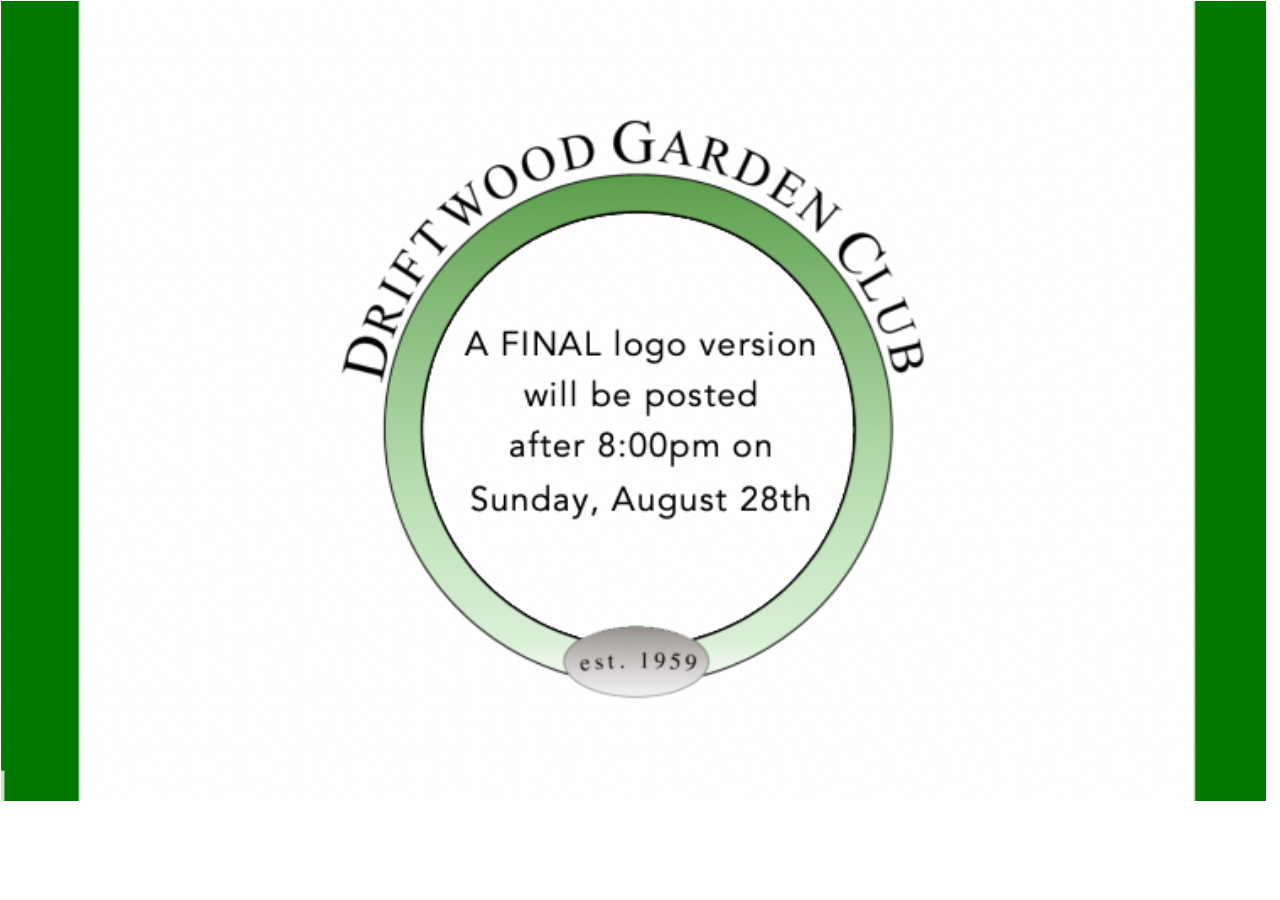
<file: indexold08292022.html>
<!doctype html>
<html lang="en">
  <head>

    <!-- Global site tag (gtag.js) - Google Analytics -->
<script async src="https://www.googletagmanager.com/gtag/js?id=G-PQ1KEWQZZH"></script>
<script>
  window.dataLayer = window.dataLayer || [];
  function gtag(){dataLayer.push(arguments);}
  gtag('js', new Date());

  gtag('config', 'G-PQ1KEWQZZH');
</script>
    <!-- Required meta tags -->
    <meta charset="utf-8">
    <meta name="viewport" content="width=device-width, initial-scale=1">
    

    <!-- Bootstrap CSS -->
    <link href="https://cdn.jsdelivr.net/npm/bootstrap@5.0.0-beta2/dist/css/bootstrap.min.css" rel="stylesheet" integrity="sha384-BmbxuPwQa2lc/FVzBcNJ7UAyJxM6wuqIj61tLrc4wSX0szH/Ev+nYRRuWlolflfl" crossorigin="anonymous">

    <link rel="preconnect" href="https://fonts.gstatic.com">
    <link href="https://fonts.googleapis.com/css2?family=Montserrat:wght@300;400;500;600&family=Raleway&display=swap" rel="stylesheet">
    <link href="css/index.css" rel="stylesheet" type="text/css">
    <title>Driftwood Garden Club Logo Examples</title>
  </head>




  <body>
    

 <!--leave this out
   <div><p>&nbsp;</p></div>
      <div class="jumbotron">
        <h1 class="display-4">&nbsp;&nbsp;&nbsp;&nbsp; &nbsp;DRIFTWOOD GARDEN CLUB LOGO DRAFTS</h1>  
      </div>
      <hr>
    -->


    <!-- leave this image out
      <div="justify-content-md-center"><p>&nbsp;</p></div>
     
        <img src="images/dgcheader.png" width="600px" alt="Driftwood Garden Club logo drafts">
      
      <hr>


<p>&nbsp;</p><p>&nbsp;</p>

    -->

      

<!--leave this section out
    <div class="container">
      <div class="row">
        <div class="col">
          &nbsp;
        </div>
        <div class="col-md-auto">
          
    <div class="col">
      <div class="card" style="width:40rem;">
        <img src="images/mobiledtcurrent03032021.png" class="card-img-top" alt="image copyright 2021 contact Lee Collins for image use">
        <div class="card-body">
          <h5 class="card-title">Research</h5>
          <p class="card-text">Research for my portfolio began with a 120-day action plan, creating a moodboard, 
            updating my resum&eacute;, a personal style guide followed by creating home resume desktop page.
          </p>
          
        </div>
      </div>
    </div>
        </div>
        <div class="col">
          &nbsp;
        </div>
      </div>
    </div>
  -->


  <!--leave this section out for time being
  <div class="classcomments4">
    Click on the logo to which you would like to email changes.
    <p>If you have other requests, <a href="mailto:DriftwoodGClogo@outlook.com">Click Here</a> to email your suggestions.
      </p>
  </div>
-->


<!-- leave these spaces out
<p>&NonBreakingSpace;</p>
<p>&NonBreakingSpace;</p>
-->

<!--replacing this with pdf below
<table valign=”center” width="90%"> 
  <tr>
  <td width="20%">&nbsp;</td> <td>&nbsp;&nbsp;&nbsp;&nbsp;&nbsp;&nbsp;</td> <td>
    <a href="mailto:DriftwoodGClogo@outlook.com ?subject=DGC SITE DOWN - request">
     
<img src="images/UnderConstruction.png" class="card-img-top" alt="Driftwood Garden Club">
  </a>
<p>&nbsp;</p>
  </td>
  
  <td>&nbsp;&nbsp;&nbsp;&nbsp;;</td>
  

  </tr>
  </table>
-->

<table valign=”center” width="99%"> 
  <tr>
  <td>
    <a href="indexUC.html">
     
      <img src="images/ucfinalposting.png" class="card-img-top" alt="Driftwood Garden Club logo drafts">
        </a>

  </td>
  </tr>
  </table>
<!-- leave this out for final under construction  page
  <table valign=”center” width="99%"> 
    <tr>
    <td>
      <a href="05032022review.html">
       
        <img src="images/hollymitchell.png" class="card-img-top" alt="Driftwood Garden Club logo drafts">
          </a>
  
    </td>
    </tr>
    </table>
  -->
  

    
    
    </div>
 



  </table>

 



  <p></p>
 

 


  

<!--leave this out
<div class="classcomments1">
This concludes the case study for Lee Collins
</div>
-->





  </body>

  <script src="https://cdn.jsdelivr.net/npm/@popperjs/core@2.6.0/dist/umd/popper.min.js" integrity="sha384-KsvD1yqQ1/1+IA7gi3P0tyJcT3vR+NdBTt13hSJ2lnve8agRGXTTyNaBYmCR/Nwi" crossorigin="anonymous"></script>
  <script src="https://cdn.jsdelivr.net/npm/bootstrap@5.0.0-beta2/dist/js/bootstrap.min.js" integrity="sha384-nsg8ua9HAw1y0W1btsyWgBklPnCUAFLuTMS2G72MMONqmOymq585AcH49TLBQObG" crossorigin="anonymous"></script>
  
</html>
</file>
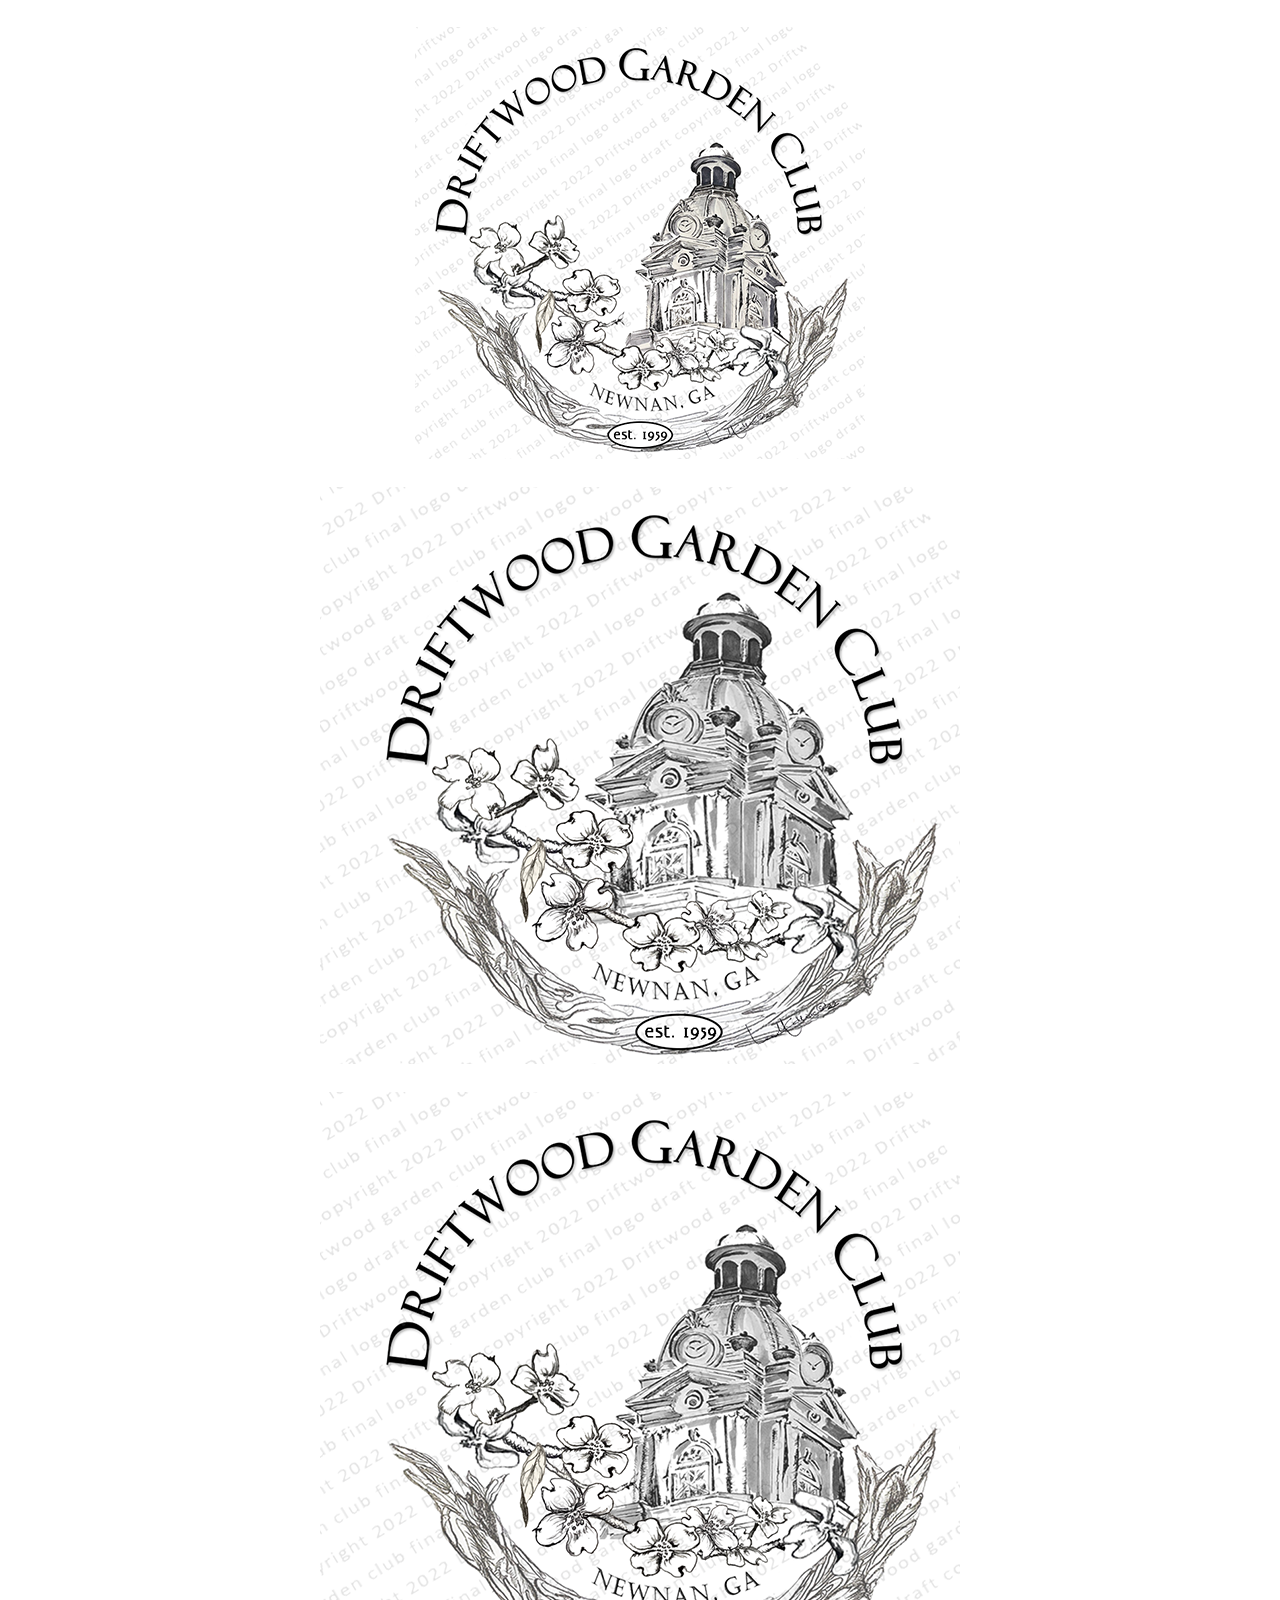
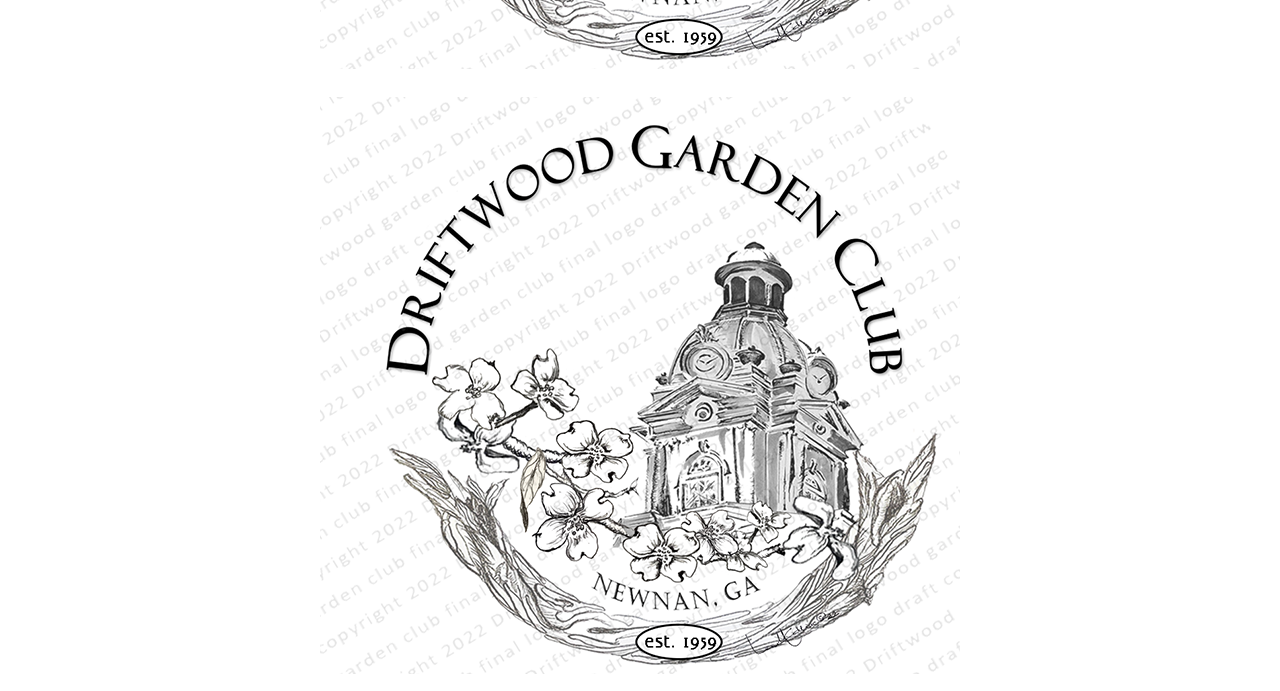
<file: indexOLD08302022.html>
<!doctype html>
<html lang="en">
  <head>

    <!-- Global site tag (gtag.js) - Google Analytics -->
<script async src="https://www.googletagmanager.com/gtag/js?id=G-PQ1KEWQZZH"></script>
<script>
  window.dataLayer = window.dataLayer || [];
  function gtag(){dataLayer.push(arguments);}
  gtag('js', new Date());

  gtag('config', 'G-PQ1KEWQZZH');
</script>
    <!-- Required meta tags -->
    <meta charset="utf-8">
    <meta name="viewport" content="width=device-width, initial-scale=1">
    

    <!-- Bootstrap CSS -->
    <link href="https://cdn.jsdelivr.net/npm/bootstrap@5.0.0-beta2/dist/css/bootstrap.min.css" rel="stylesheet" integrity="sha384-BmbxuPwQa2lc/FVzBcNJ7UAyJxM6wuqIj61tLrc4wSX0szH/Ev+nYRRuWlolflfl" crossorigin="anonymous">

    <link rel="preconnect" href="https://fonts.gstatic.com">
    <link href="https://fonts.googleapis.com/css2?family=Montserrat:wght@300;400;500;600&family=Raleway&display=swap" rel="stylesheet">
    <link href="css/index.css" rel="stylesheet" type="text/css">
    <title>Driftwood Garden Club Logo Examples</title>
  </head>




  <body>
    

 <!--leave this out
   <div><p>&nbsp;</p></div>
      <div class="jumbotron">
        <h1 class="display-4">&nbsp;&nbsp;&nbsp;&nbsp; &nbsp;DRIFTWOOD GARDEN CLUB LOGO DRAFTS</h1>  
      </div>
      <hr>
    -->


    <!-- leave this image out
      <div="justify-content-md-center"><p>&nbsp;</p></div>
     
        <img src="images/dgcheader.png" width="600px" alt="Driftwood Garden Club logo drafts">
      
      <hr>


<p>&nbsp;</p><p>&nbsp;</p>

    -->

      

<!--leave this section out
    <div class="container">
      <div class="row">
        <div class="col">
          &nbsp;
        </div>
        <div class="col-md-auto">
          
    <div class="col">
      <div class="card" style="width:40rem;">
        <img src="images/mobiledtcurrent03032021.png" class="card-img-top" alt="image copyright 2021 contact Lee Collins for image use">
        <div class="card-body">
          <h5 class="card-title">Research</h5>
          <p class="card-text">Research for my portfolio began with a 120-day action plan, creating a moodboard, 
            updating my resum&eacute;, a personal style guide followed by creating home resume desktop page.
          </p>
          
        </div>
      </div>
    </div>
        </div>
        <div class="col">
          &nbsp;
        </div>
      </div>
    </div>
  -->


  <!--leave this section out for time being
  <div class="classcomments4">
    Click on the logo to which you would like to email changes.
    <p>If you have other requests, <a href="mailto:DriftwoodGClogo@outlook.com">Click Here</a> to email your suggestions.
      </p>
  </div>
-->


<!-- leave these spaces out
<p>&NonBreakingSpace;</p>
<p>&NonBreakingSpace;</p>
-->

<!--replacing this with pdf below
<table valign=”center” width="90%"> 
  <tr>
  <td width="20%">&nbsp;</td> <td>&nbsp;&nbsp;&nbsp;&nbsp;&nbsp;&nbsp;</td> <td>
    <a href="mailto:DriftwoodGClogo@outlook.com ?subject=DGC SITE DOWN - request">
     
<img src="images/UnderConstruction.png" class="card-img-top" alt="Driftwood Garden Club">
  </a>
<p>&nbsp;</p>
  </td>
  
  <td>&nbsp;&nbsp;&nbsp;&nbsp;;</td>
  

  </tr>
  </table>
-->

<table align="center" valign="center"> 
  <tr><td>&nbsp; &nbsp; &nbsp;</td></tr>
  <tr>
  <td>
  
     
      <img src="images/Final2.png" class="card-img-top" alt="Driftwood Garden Club logo drafts">
      

  </td>
  </tr>
  </table>



  <table align="center" valign="center"> 
    <tr><td>&nbsp; &nbsp; &nbsp;</td></tr>
    <tr>
    <td>
    
       
        <img src="images/Final4.png" class="card-img-top" alt="Driftwood Garden Club logo drafts">
        
  
    </td>
    </tr>
    </table>

    <table align="center" valign="center"> 
      <tr><td>&nbsp; &nbsp; &nbsp;</td></tr>
      <tr>
      <td>
      
         
          <img src="images/Final083022No1.png" class="card-img-top" alt="Driftwood Garden Club logo drafts">
          
    
      </td>
      </tr>
      </table>


      <table align="center" valign="center"> 
        <tr><td>&nbsp; &nbsp; &nbsp;</td></tr>
        <tr>
        <td>
        
           
            <img src="images/Final083022No2.png" class="card-img-top" alt="Driftwood Garden Club logo drafts">
            
      
        </td>
        </tr>
        </table>

  <P>
  </P>

  <!-- leave the floral logo out
  <table align="center" valign="center"> 
    <tr><td>&nbsp; &nbsp; &nbsp;</td></tr>
    <tr>
    <td>
    
       
        <img src="images/FinalFlowers.png" class="card-img-top" alt="Driftwood Garden Club logo drafts">
        
  
    </td>
    </tr>
    </table>

  -->
<!-- leave this out for final under construction  page
  <table valign=”center” width="99%"> 
    <tr>
    <td>
      <a href="05032022review.html">
       
        <img src="images/hollymitchell.png" class="card-img-top" alt="Driftwood Garden Club logo drafts">
          </a>
  
    </td>
    </tr>
    </table>
  -->
  

    
    
    </div>
 



  </table>

 



  <p></p>
 

 


  

<!--leave this out
<div class="classcomments1">
This concludes the case study for Lee Collins
</div>
-->





  </body>

  <script src="https://cdn.jsdelivr.net/npm/@popperjs/core@2.6.0/dist/umd/popper.min.js" integrity="sha384-KsvD1yqQ1/1+IA7gi3P0tyJcT3vR+NdBTt13hSJ2lnve8agRGXTTyNaBYmCR/Nwi" crossorigin="anonymous"></script>
  <script src="https://cdn.jsdelivr.net/npm/bootstrap@5.0.0-beta2/dist/js/bootstrap.min.js" integrity="sha384-nsg8ua9HAw1y0W1btsyWgBklPnCUAFLuTMS2G72MMONqmOymq585AcH49TLBQObG" crossorigin="anonymous"></script>
  
</html>
</file>
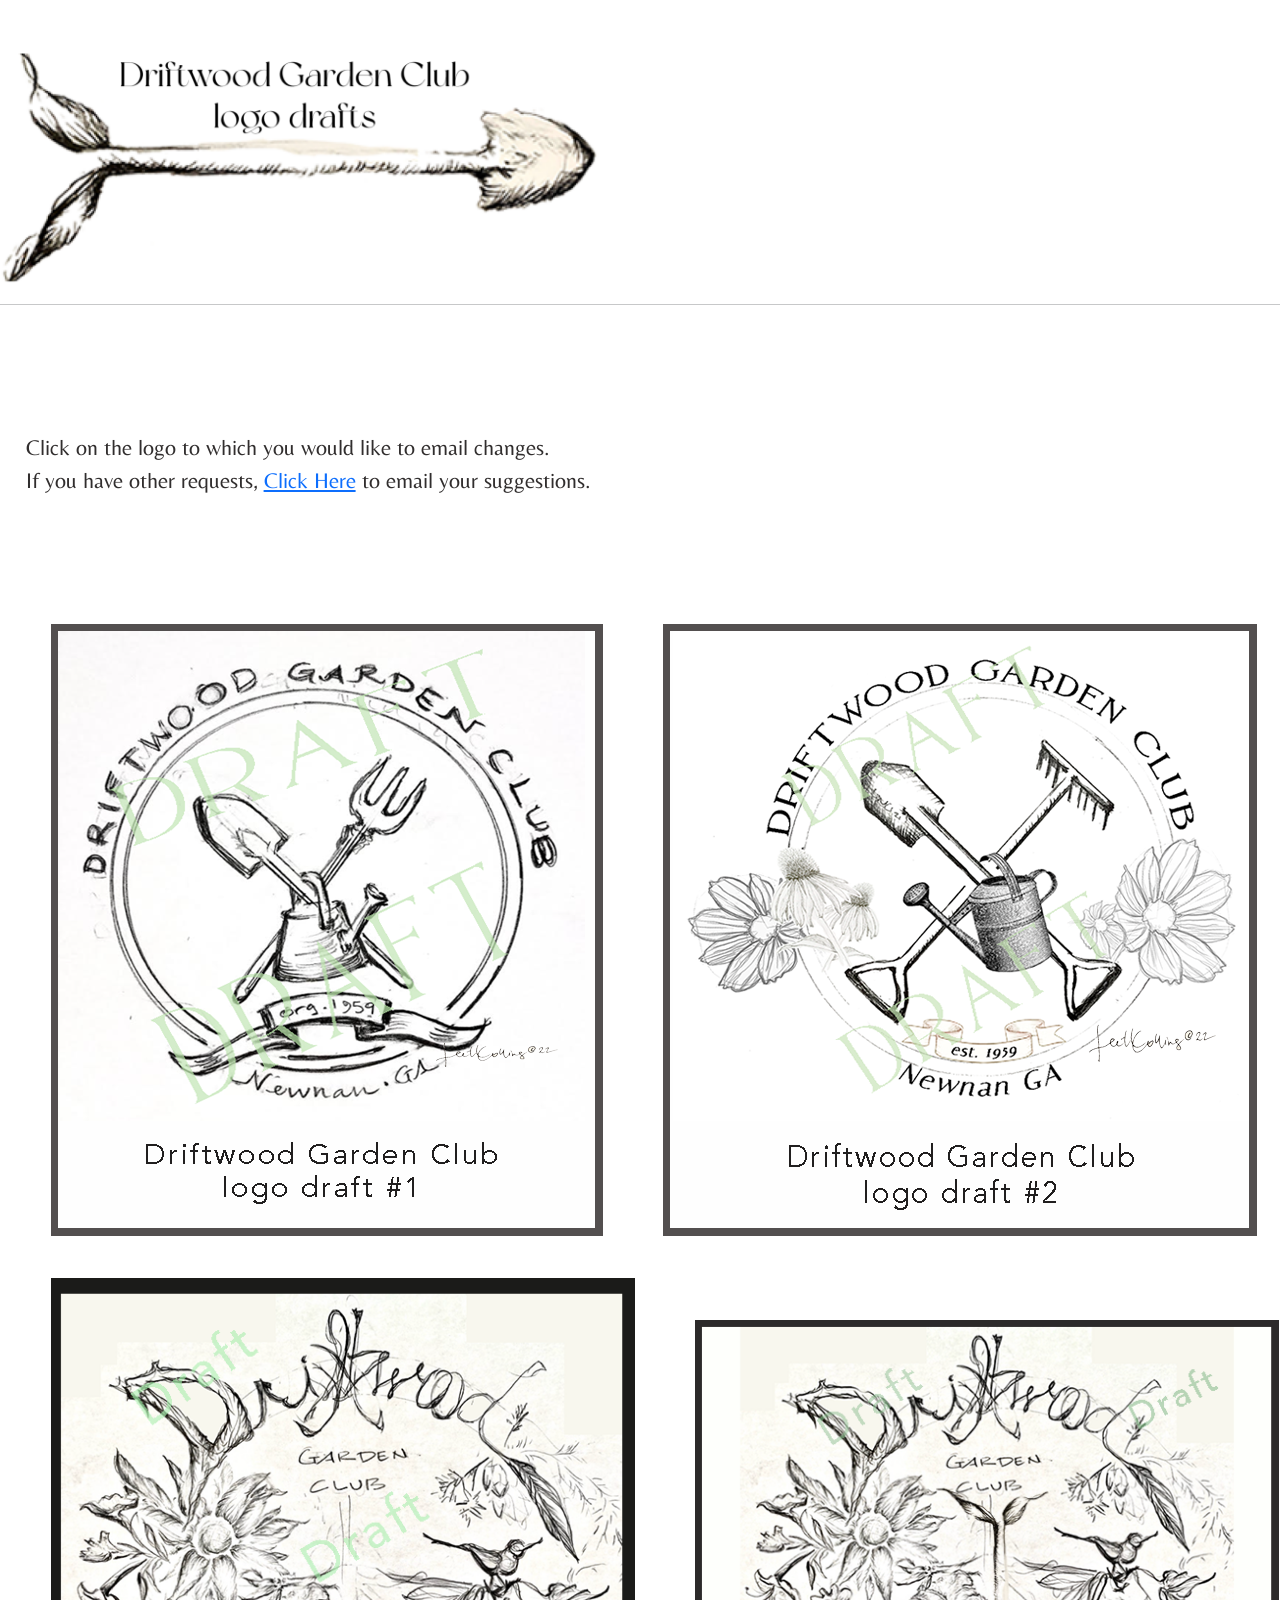
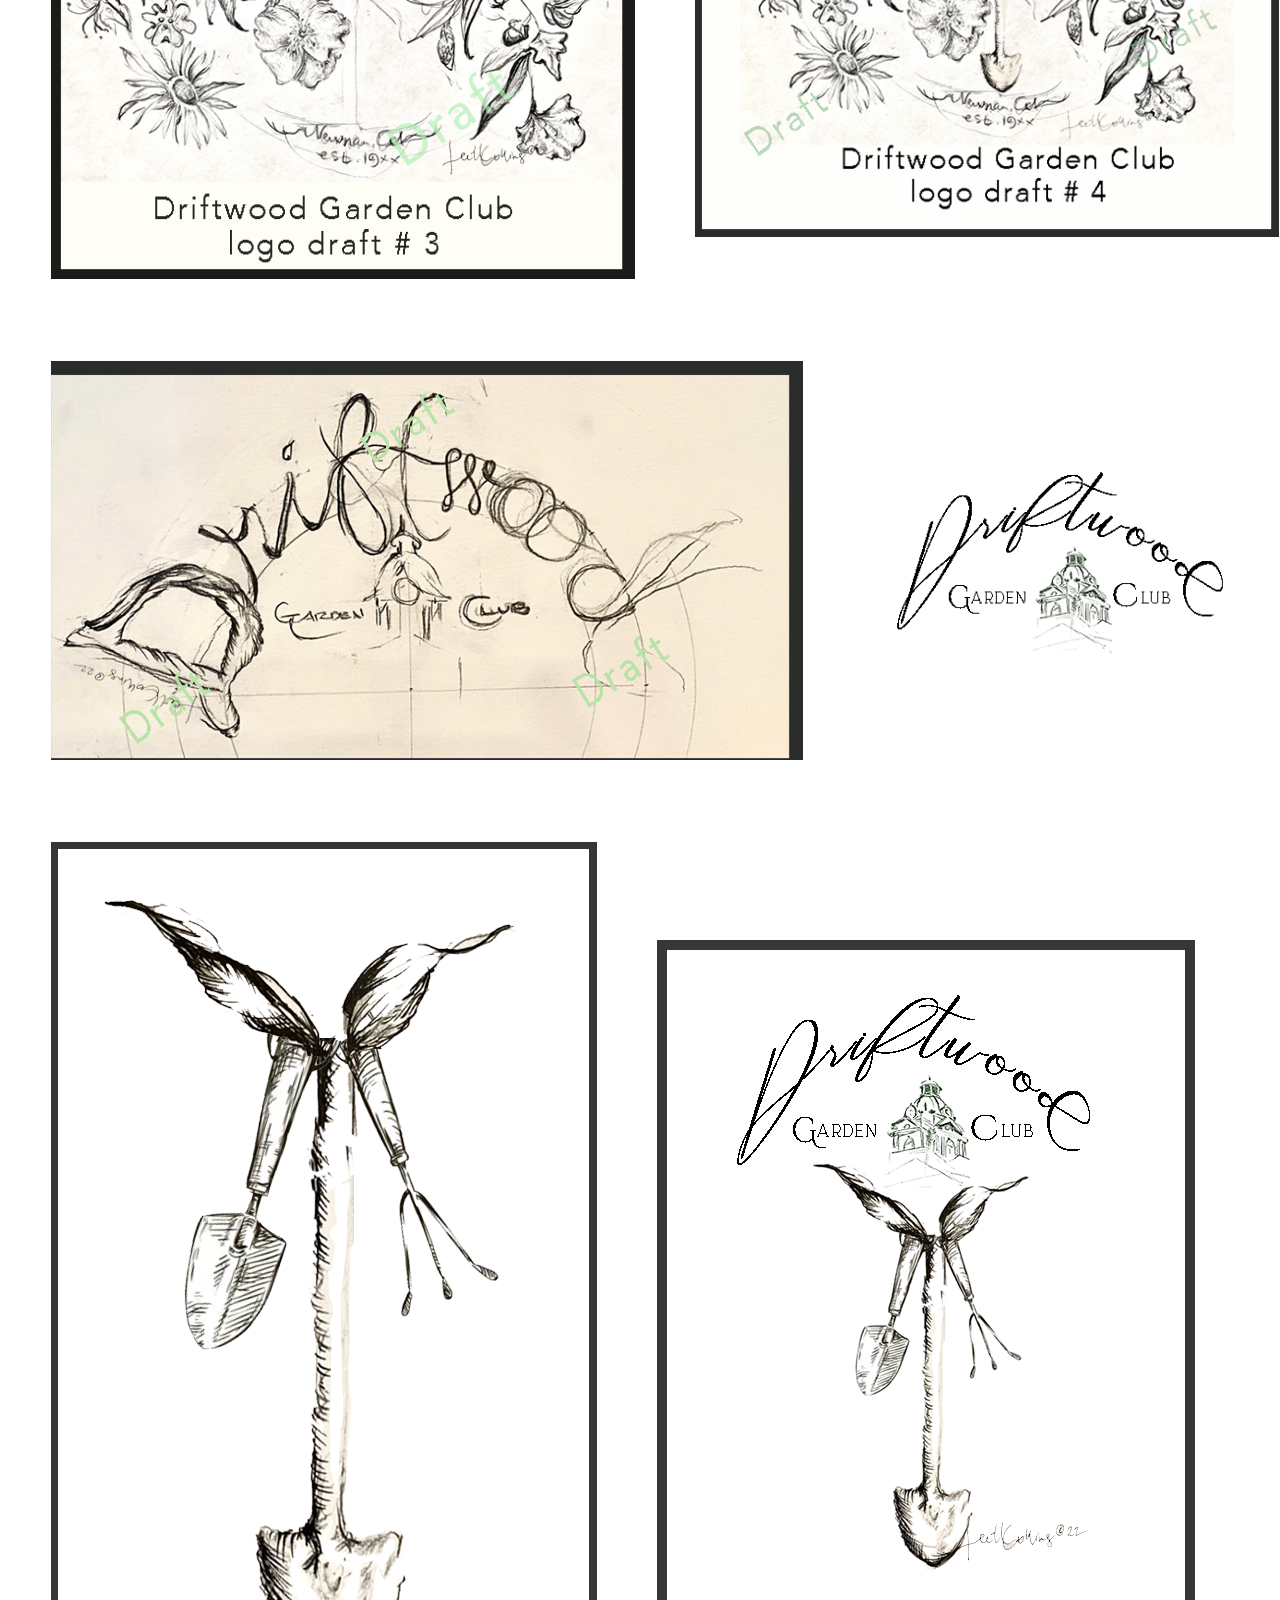
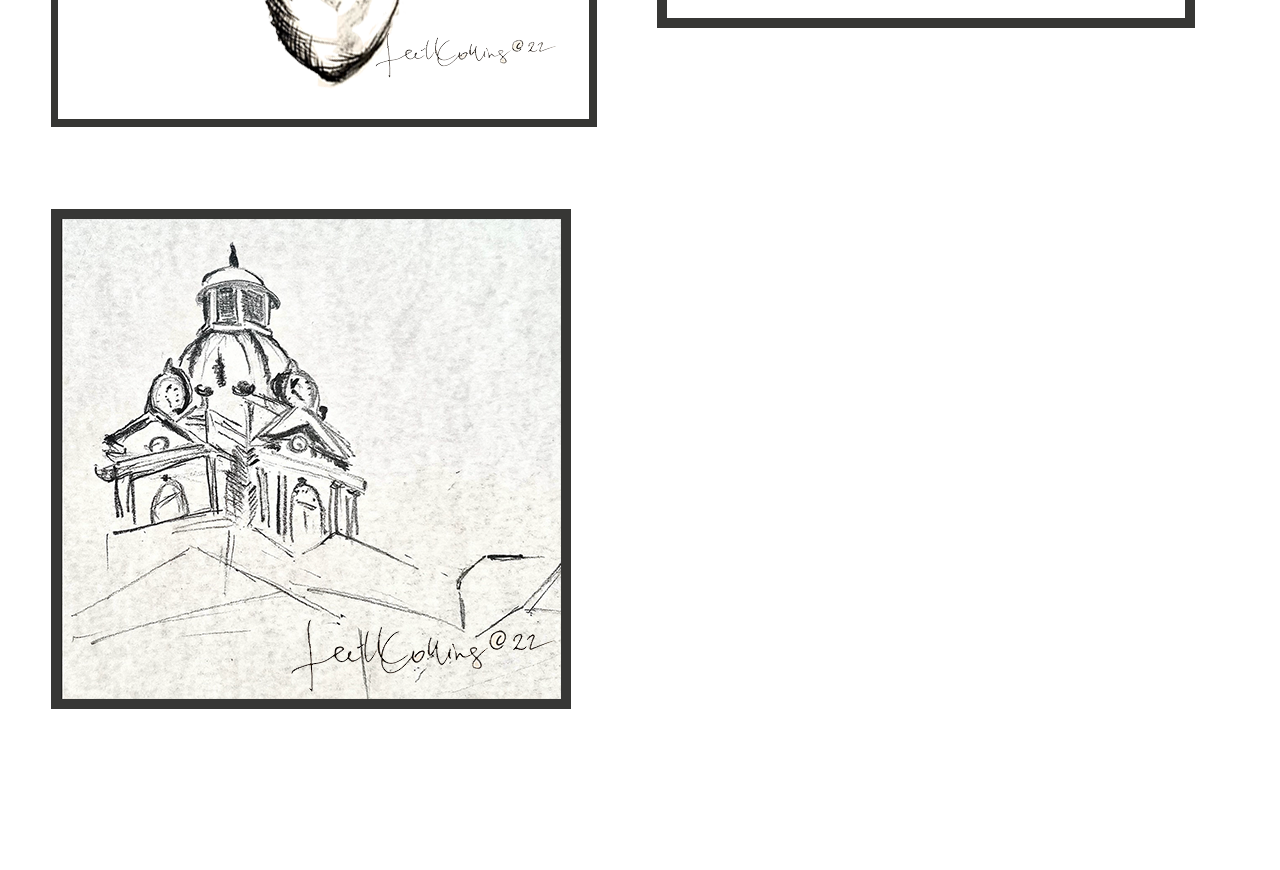
<file: indexreplacement.html>
<!doctype html>
<html lang="en">
  <head>

    <!-- Global site tag (gtag.js) - Google Analytics -->
<script async src="https://www.googletagmanager.com/gtag/js?id=G-PQ1KEWQZZH"></script>
<script>
  window.dataLayer = window.dataLayer || [];
  function gtag(){dataLayer.push(arguments);}
  gtag('js', new Date());

  gtag('config', 'G-PQ1KEWQZZH');
</script>
    <!-- Required meta tags -->
    <meta charset="utf-8">
    <meta name="viewport" content="width=device-width, initial-scale=1">
    

    <!-- Bootstrap CSS -->
    <link href="https://cdn.jsdelivr.net/npm/bootstrap@5.0.0-beta2/dist/css/bootstrap.min.css" rel="stylesheet" integrity="sha384-BmbxuPwQa2lc/FVzBcNJ7UAyJxM6wuqIj61tLrc4wSX0szH/Ev+nYRRuWlolflfl" crossorigin="anonymous">

    <link rel="preconnect" href="https://fonts.gstatic.com">
    <link href="https://fonts.googleapis.com/css2?family=Montserrat:wght@300;400;500;600&family=Raleway&display=swap" rel="stylesheet">
    <link href="css/index.css" rel="stylesheet" type="text/css">
    <title>Driftwood Garden Club Logo Examples</title>
  </head>




  <body>
    

 <!--leave this out
   <div><p>&nbsp;</p></div>
      <div class="jumbotron">
        <h1 class="display-4">&nbsp;&nbsp;&nbsp;&nbsp; &nbsp;DRIFTWOOD GARDEN CLUB LOGO DRAFTS</h1>  
      </div>
      <hr>
    -->

      <div><p>&nbsp;</p></div>
     
        <img src="images/dgcheader.png" width="600px" alt="Driftwood Garden Club logo drafts">
      
      <hr>


<p>&nbsp;</p><p>&nbsp;</p>


      

<!--leave this section out
    <div class="container">
      <div class="row">
        <div class="col">
          &nbsp;
        </div>
        <div class="col-md-auto">
          
    <div class="col">
      <div class="card" style="width:40rem;">
        <img src="images/mobiledtcurrent03032021.png" class="card-img-top" alt="image copyright 2021 contact Lee Collins for image use">
        <div class="card-body">
          <h5 class="card-title">Research</h5>
          <p class="card-text">Research for my portfolio began with a 120-day action plan, creating a moodboard, 
            updating my resum&eacute;, a personal style guide followed by creating home resume desktop page.
          </p>
          
        </div>
      </div>
    </div>
        </div>
        <div class="col">
          &nbsp;
        </div>
      </div>
    </div>
  -->

  <div class="classcomments4">
    Click on the logo to which you would like to email changes.
    <p>If you have other requests, <a href="mailto:DriftwoodGClogo@outlook.com">Click Here</a> to email your suggestions.
      </p>
  </div>

<p>&NonBreakingSpace;</p>
<p>&NonBreakingSpace;</p>


<table valign=”center”>
  <tr>
  <td width="50">&nbsp;</td>
  <td>
  <a href="mailto:DriftwoodGClogo@outlook.com ?subject=DGC logo draft 1">
<img src="images/dgcc12022.png" class="card-img-top" alt="Driftwood Garden Club logo draft 1. Copyright 2021. Ask permissions from Lee Collins before using or altering any art on this website">
  </a>
<p>&nbsp;</p>
  </td>
  
  <td>&nbsp;&nbsp;&nbsp;&nbsp;&nbsp;&nbsp;&nbsp;&nbsp;&nbsp;&nbsp;&nbsp;&nbsp;&nbsp;&nbsp;</td>
  
  <td valign=”right”>
<a href="mailto:DriftwoodGClogo@outlook.com ?subject=DGC logo draft 2">
  <img src="images/dgci12022.png" class="card-img-top" alt="Driftwood Garden Club logo draft 2. Copyright 2021. Ask permissions from Lee Collins before using or altering any art on this website">
</a>  
<p>&nbsp;</p>
  </td>
  </tr>
  </table>
  
 

  <table valign=”center”>
    <tr>
    <td width="50">&nbsp;</td>
    <td>
    <a href="mailto:DriftwoodGClogo@outlook.com ?subject=DGC logo draft 3">
  <img src="images/dgclogo3b.png" class="card-img-top" alt="Driftwood Garden Club logo draft 3. Copyright 2021. Ask permissions from Lee Collins before using or altering any art on this website">
    </a>
  <p>&nbsp;</p>
    </td>
    
    <td>&nbsp;&nbsp;&nbsp;&nbsp;&nbsp;&nbsp;&nbsp;&nbsp;&nbsp;&nbsp;&nbsp;&nbsp;&nbsp;&nbsp;</td>
    
    <td valign=”right”>
  <a href="mailto:DriftwoodGClogo@outlook.com ?subject=DGC logo draft 4">
    <img src="images/dgclogo4.png" class="card-img-top" alt="Driftwood Garden Club logo draft 4. Copyright 2021. Ask permissions from Lee Collins before using or altering any art on this website">
  </a>  
  <p>&nbsp;</p>
    </td>
    </tr>
    </table>
 

 <p>&NonBreakingSpace;</p>



 

 <table valign=”center”>
  <tr>
  <td width="50">&nbsp;</td>
  <td>
  <a href="mailto:DriftwoodGClogo@outlook.com ?subject=DGC hand-lettering">
<img src="images/dgch12122.png" class="card-img-top" alt="Driftwood Garden Club logo drafts hand lettering and fonts copyright 2022">
  </a>
<p>&nbsp;</p>
  </td>
  
  <td>&nbsp;&nbsp;&nbsp;&nbsp;&nbsp;&nbsp;&nbsp;&nbsp;&nbsp;&nbsp;&nbsp;&nbsp;&nbsp;&nbsp;</td>
  
  <td valign=”right”>
<a href="mailto:DriftwoodGClogo@outlook.com ?subject=DGC Alternate Header with Courthouse">
  <img src="images/dgcalternatefont.png" class="card-img-top" alt="Driftwood Garden Club alternate header for logo">
</a>  
<p>&nbsp;</p>
  </td>
  </tr>
  </table>

  <p>&NonBreakingSpace;</p>


  
 <table valign=”center”>
  <tr>
  <td width="50">&nbsp;</td>
  <td>
  <a href="mailto:DriftwoodGClogo@outlook.com ?subject=DGC Garden Tools">
<img src="images/hoe-handtoolsb.png" class="card-img-top" alt="Driftwood Garden Club logo drafts garden tools copyright 2022">
  </a>
<p>&nbsp;</p>
  </td>
  
  <td>&nbsp;&nbsp;&nbsp;&nbsp;&nbsp;&nbsp;&nbsp;&nbsp;&nbsp;&nbsp;&nbsp;&nbsp;&nbsp;&nbsp;</td>
  

  
  <td valign=”right”>
    <a href="mailto:DriftwoodGClogo@outlook.com ?subject=DGC cthouse and garden tools">
      <img src="images/dgcb12222.png" class="card-img-top" alt="Driftwood Garden Club logo drafts garden tools copyright 2022">
        </a>
      <p>&nbsp;</p>
  </td>
  </tr>
  </table>

  <p>&nbsp;</p>



    
 <table valign=”center”>
  <tr>
  <td width="50">&nbsp;</td>
  <td>
  <a href="mailto:DriftwoodGClogo@outlook.com ?subject=DGC Newnan Courthouse">
<img src="images/courthouse2.png" class="card-img-top" alt="Driftwood Garden Club logo drafts garden tools copyright 2022">
  </a>
<p>&nbsp;</p>
  </td>
  
  <td>&nbsp;&nbsp;&nbsp;&nbsp;&nbsp;&nbsp;&nbsp;&nbsp;&nbsp;&nbsp;&nbsp;&nbsp;&nbsp;&nbsp;</td>
  


  </tr>
  </table>

  <p>&nbsp;</p>


  

<!--leave this out
<div class="classcomments1">
This concludes the case study for Lee Collins
</div>
-->

<p>&nbsp;</p>
<p>&nbsp;</p>




  </body>

  <script src="https://cdn.jsdelivr.net/npm/@popperjs/core@2.6.0/dist/umd/popper.min.js" integrity="sha384-KsvD1yqQ1/1+IA7gi3P0tyJcT3vR+NdBTt13hSJ2lnve8agRGXTTyNaBYmCR/Nwi" crossorigin="anonymous"></script>
  <script src="https://cdn.jsdelivr.net/npm/bootstrap@5.0.0-beta2/dist/js/bootstrap.min.js" integrity="sha384-nsg8ua9HAw1y0W1btsyWgBklPnCUAFLuTMS2G72MMONqmOymq585AcH49TLBQObG" crossorigin="anonymous"></script>
  
</html>
</file>
<file: css/index.css>
body {
  /* background-image:url(../images/lcbackground.jpg);
  background-repeat:no-repeat;
  */
  
    font-family: 'Belleza-Regular', sans-serif;
}



.header {
  background-image:url(../images/silhouttelc2.png);
  background-repeat:no-repeat;
  height:100px;
  margin: 0;
  background-size: cover;
  z-index: 10;
  opacity: 0;
  }
  

h1 {
    font-family: 'Vogue', sans-serif;

   }



h2 {
  font-family:'Belleza-Regular', sans-serif; 
  font-size: 22px;
  font-weight: 200;
  text-align: left;

 }

   h3 {
    font-family:'Belleza-Regular', sans-serif; 
    font-size: 20px;
    font-weight: 200;
    text-align: left;

   }

   h4 {
    font-family:'Belleza-Regular', sans-serif; 
    font-size: 16px;
    font-weight: regular;
    text-align: left;

   }

   h6 {
    font-family:'Belleza-Regular', sans-serif; 
    font-size: 22px;
    font-weight: 200;
    text-align: center;
  
   }

   .flex-container {
    flex-direction: column;
  }   
  
  .navigation {
    font-family:'Belleza-Regular', sans-serif; 
    height: 100px;
    display: flex;
    align-items: center;
    margin-left: auto;
    border-bottom: thin solid #292727;
    justify-content: flex-end;
    background-image:url(.../images/silhouttelc2.png);
    background-repeat:no-repeat;
    
   }

  
.navigation a{

  padding-right: 20px;
  font-family:'Belleza-Regular', sans-serif; 
  font-size: 16px;
  text-decoration: none;
  color: #7B7B80;
}




.contact1 {
  font-family:'Belleza-Regular', sans-serif; 
  height: 50px;
  align-items: left;
  margin-left: auto;
  
 }


.contact1 a{

padding-right: 20px;
font-family:'Belleza-Regular', sans-serif; 
font-size: 16px;
text-decoration: none;
color: #7B7B80;
}


 

   .myName {
    font-family: 'Vogue', serif;
    font-weight: 300;
    font-size:xx-large;
    text-align: left;
   }


  
  
   /* Write your selector for .separator below */
   .seperator {
       width: 1100px;
   }
  
   /*below this is inserting a new css style guide*/

   nav {
    background-image:url(.../images/chheader100.png);
    background-repeat:no-repeat;
  }
   /* target the class of inline-block below */
  .inline-block {
      display: inline-block;
      font-family: 'montserrat', arial, sans-serif;
      padding: 30px;
      
    /* per holly video another way of typing in
    the padding space in the long version would
    be the example of padding below. The above
    version says ok you want to apply this padding
    all the way around of this container.
    Padding is on the Inside
    Margin is on the outside */
    /* padding-top: 15px;
    padding-right: 15px;
    padding-bottom: 15px;
    padding-left: 15px;
    text-decoration: none;
    */
  }
  
    /* target the class of bottomnav below */
    .bottomnav {
      font-family:'Belleza-Regular', sans-serif; 
      font-size: 18px;
      font-weight: 200;
        text-align: center;
        
        display: flexbox;
        margin-top: 300px;
        margin-left: auto;
        margin-right: auto;
        text-justify:auto; 
       
        text-decoration: none;
        color: #7B7B80;



      /* per holly video another way of typing in
      the padding space in the long version would
      be the example of padding below. The above
      version says ok you want to apply this padding
      all the way around of this container.
      Padding is on the Inside
      Margin is on the outside 
      padding-top: 200px;
      padding-right: 15px;
      padding-bottom: 15px;
      padding-left: 15px;
      text-decoration: none; */
    }
    section {
      display: grid;
      justify-content: center;
      align-content: center;
      width: 90%;
      margin-left: 20%;
      padding-block: 30px;
    }

    /* this is for the text in the body of home page */
    .container3 {
      /* display: flex; */
      /* or inline-flex */
      /* justify-content: space-between; */
      justify-content:center;
      align-items: flex;
      width: 97%;
      flex-direction: row;

    }


    .containermyname {

      justify-content: space-between;
      align-items: flex;
      width: 85%;
      flex-direction: row;
    }



    /* this is for the top navigation */
    .container2 {
      display: flexbox;
      /* justify-content: space-between;
      flex-direction: column;
      align-items: center; */
    }

    .item {
      height: 50px;
      /* flex-grow: 1; */
      flex: flex-grow;
      display: flex;
      align-items: center;
      margin-left: auto;
      margin-right: auto;
    

    }

    .item2 {
      flex-grow: 2;
      font-family:'Belleza-Regular', sans-serif; 
      font-size: 18px;
      color: #555557;
      font-weight: 200;
      text-align: left;
    }


    .break {
      flex-basis: 5%;
    }

    .line {
      border-bottom: thin solid #292727;
    }

    .bottomnav a{

      padding-right: 20px;
      padding-left: 20px;
      text-decoration: none;
      color: #7B7B80;
   }
   
   /* target the class of .left below */
  .left{
    height: 500px;
    float: left;
    width: 30%;
    /* background-color: lightblue; */
    text-align: center;
  }
  /* target the class of .right below */
  .right{
    height: 200px;
    float:right;
    width: 200px;
    padding-right: 30px;
  }



  .classcomments1 {
    justify-content: right;
    align-content: right;
    width: 75%;
    padding-block: 10px;
    font-family: 'Belleza-Regular';
    font-size: 14px;
    color:crimson;
  }

  .classcomments2 {
    justify-content: left;
    align-content: left;
    width: 75%;
    padding-block: 30px;
    font-family: 'Belleza-Regular';
    font-size: 14px;
    color:crimson;
    margin-left:3%;
  }

  .classcomments3 {
    justify-content: center;
    align-content: center;
    width: 75%;
    margin-left: 23%;
    padding-block: 30px;
    font-family: 'Belleza-Regular';
    font-size: 14px;
    color:crimson;
  }



  .classcomments4{
    justify-content: center;
    align-content: center;
    width: 90%;
    margin-left: 2%;
    margin-right: 2%;
    padding-block: 30px;
    font-family: 'Belleza-Regular';
    font-size: 22px;
    color:#312e2e;
  }


  .paraedit {
    align-content: left;
    width: 30%;
    font-family: 'Belleza-Regular';
    font-size: 16px;
    color: #23252C;

  }


  @font-face {
    font-family: 'Belleza-Regular';
    src: url(../fonts/Belleza-Regular.ttf) format('truetype');
  }

  @font-face {
    font-family: 'Vogue';
    src: url(../fonts/Vogue.ttf) format('truetype');
  }
</file>
